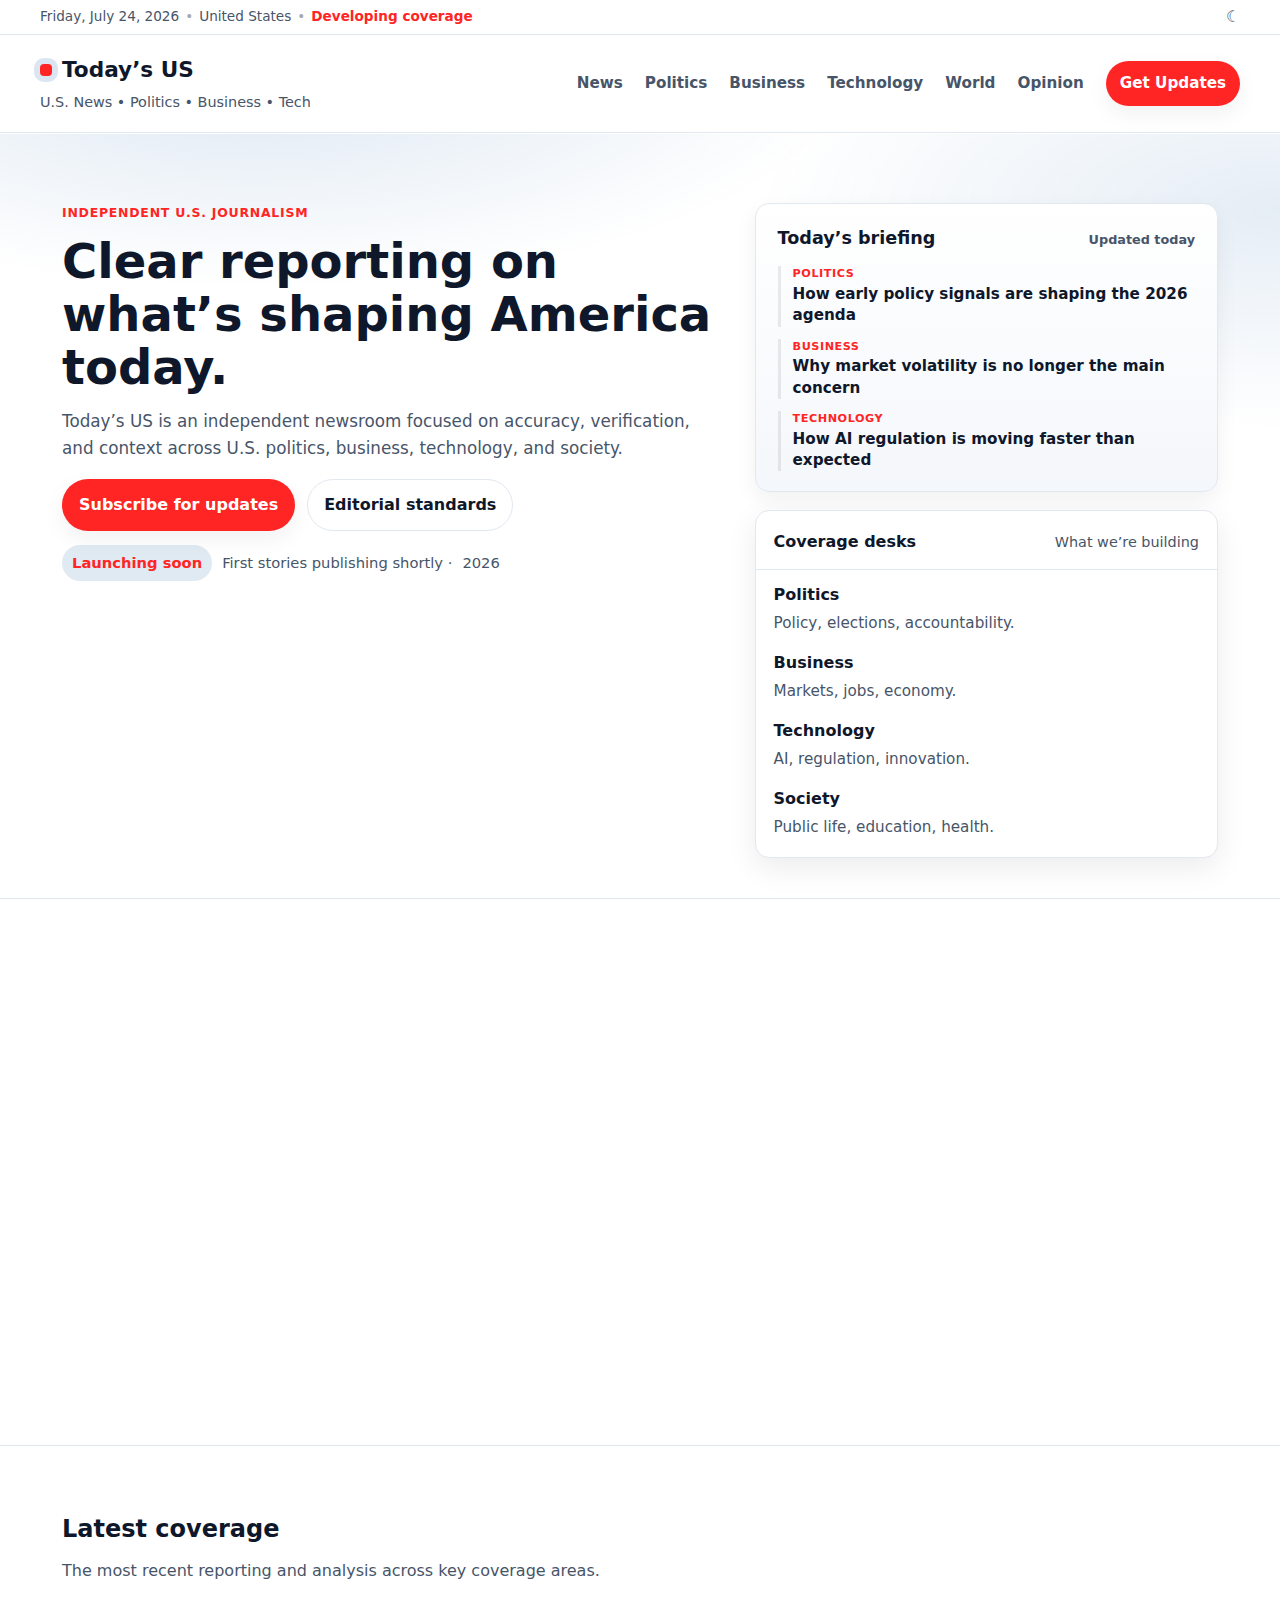
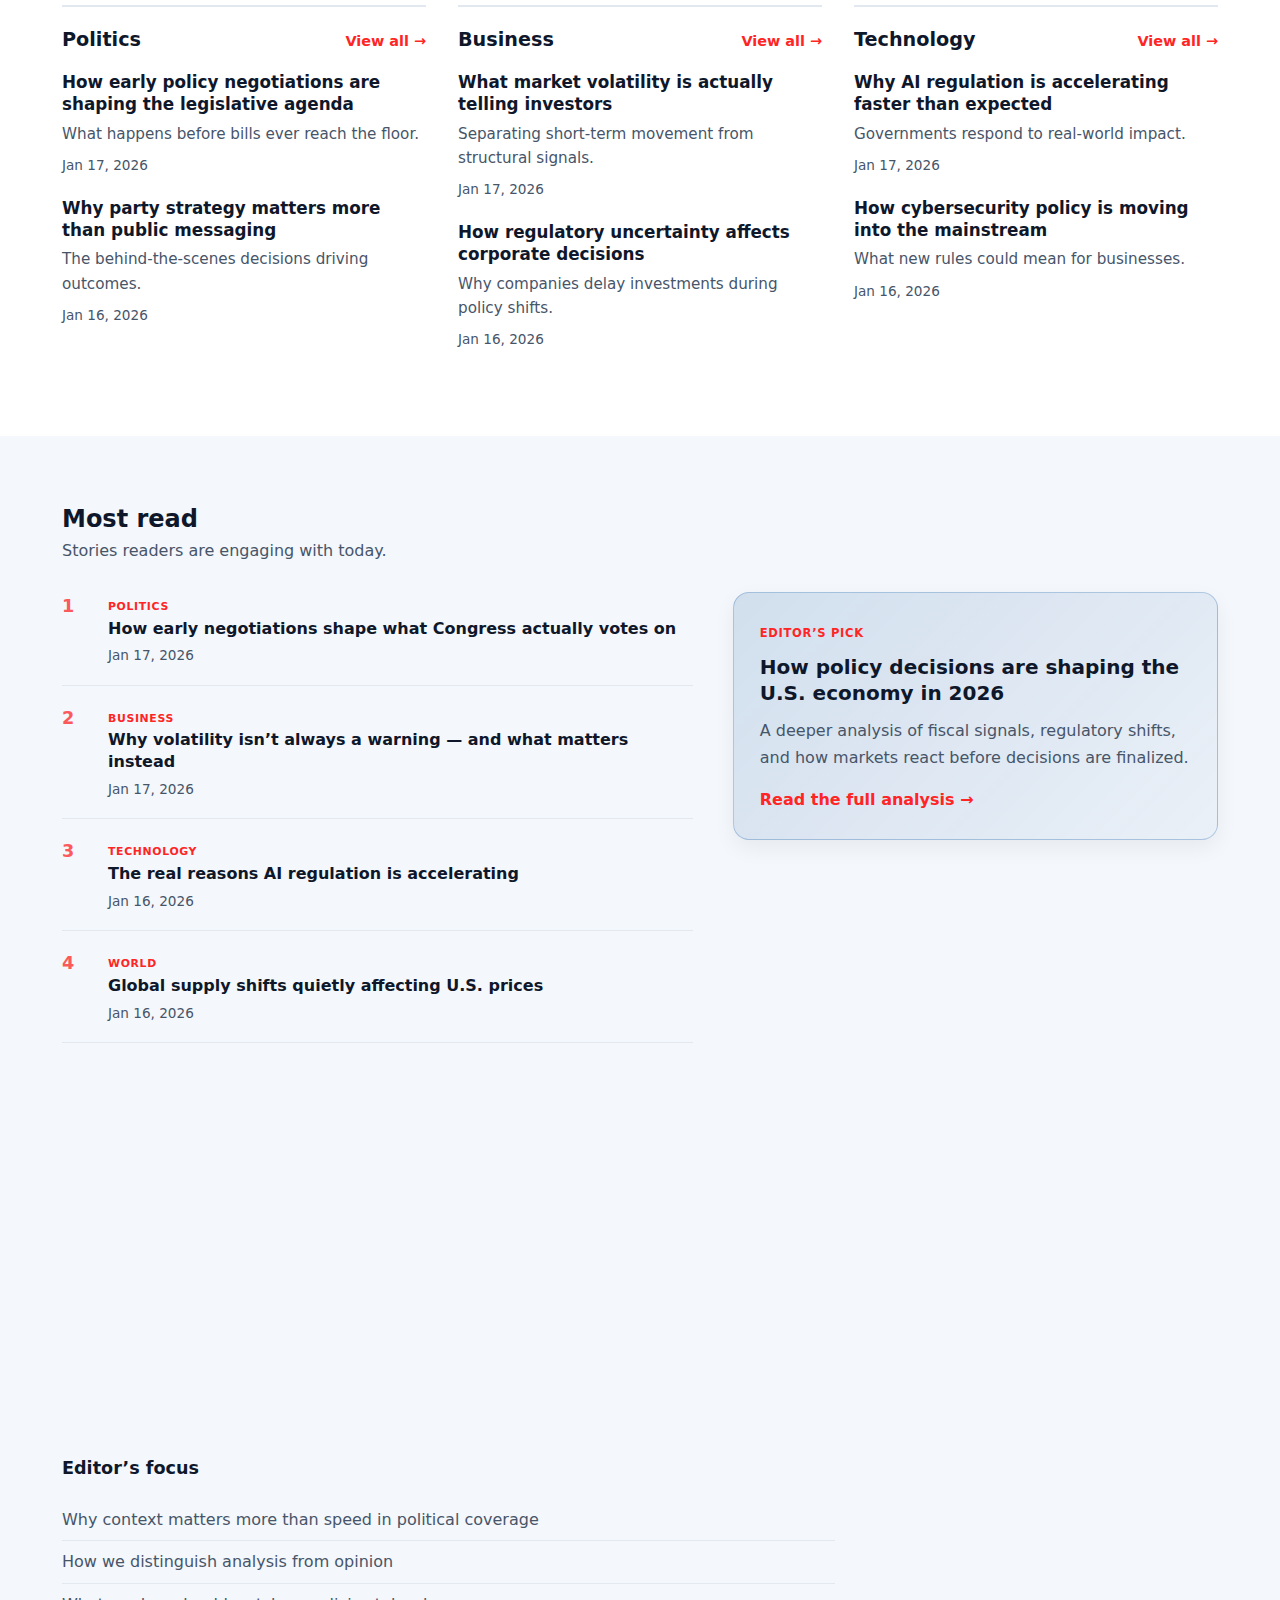
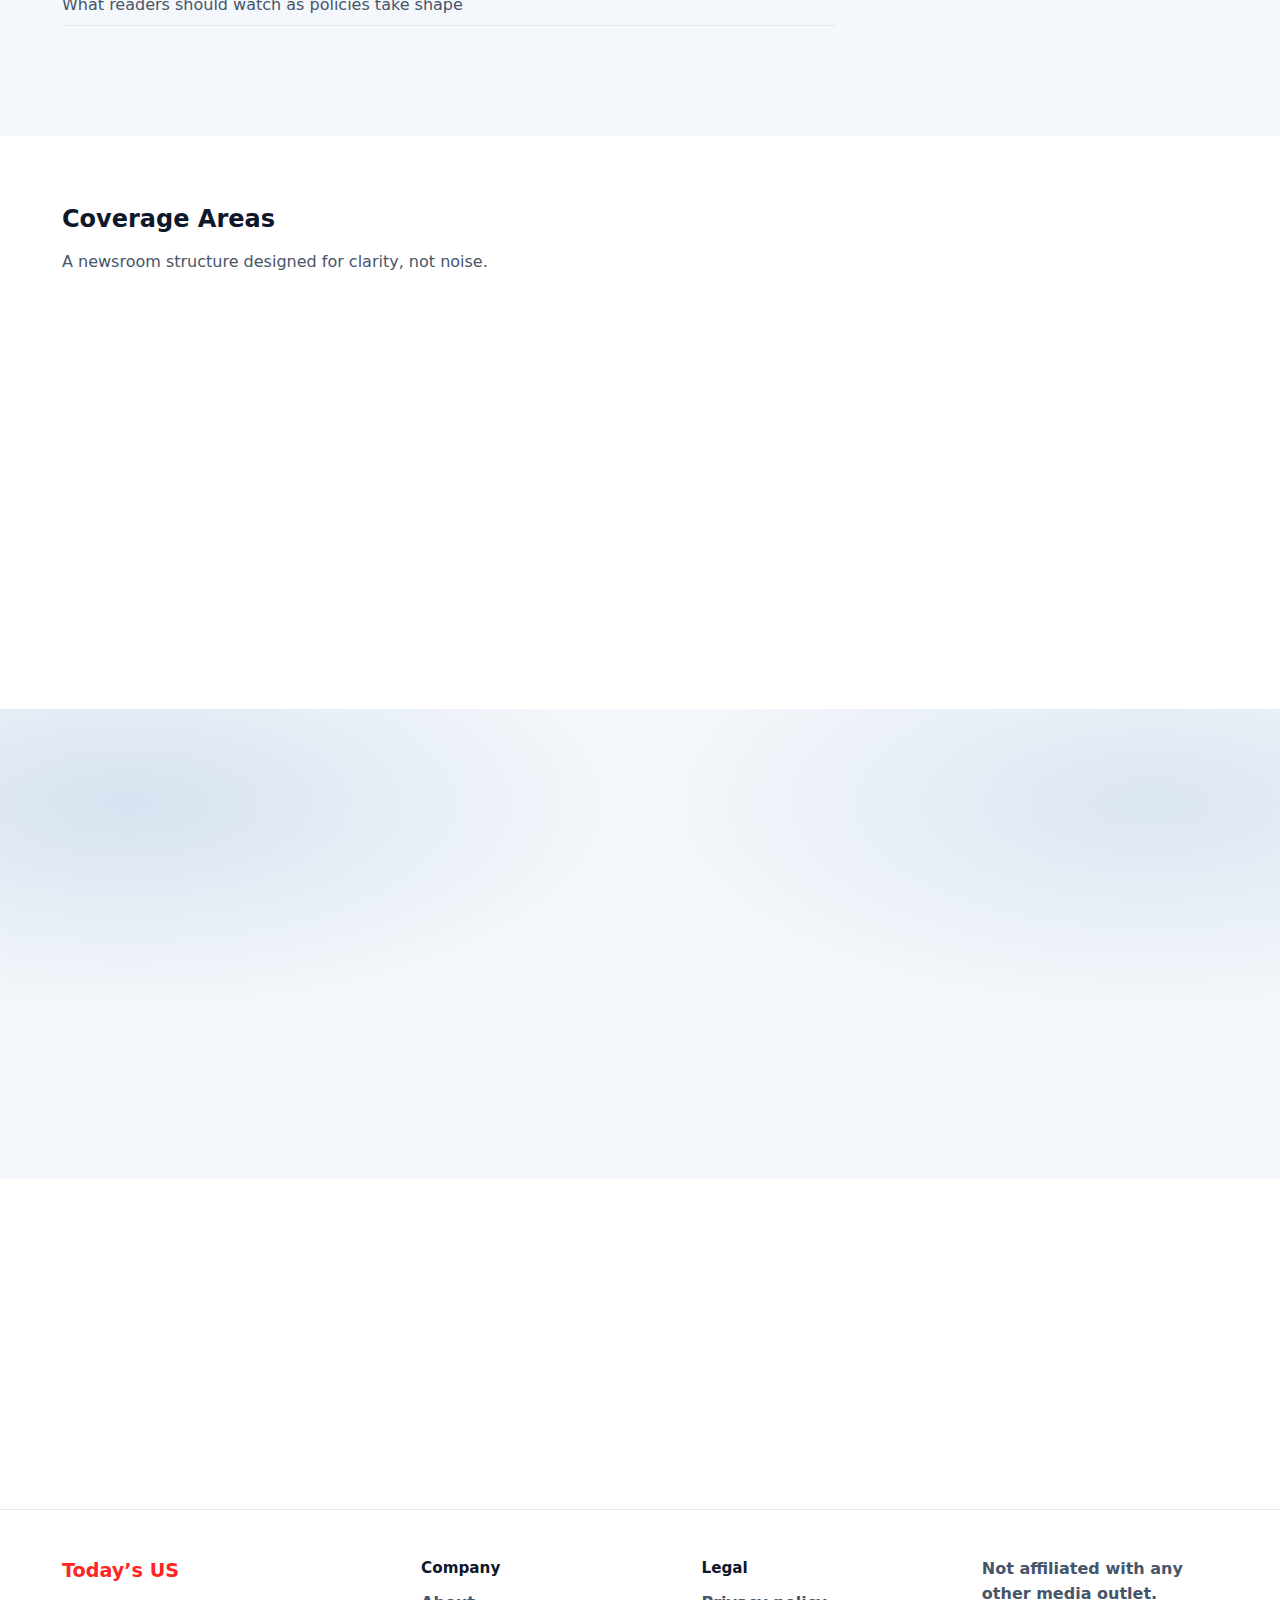
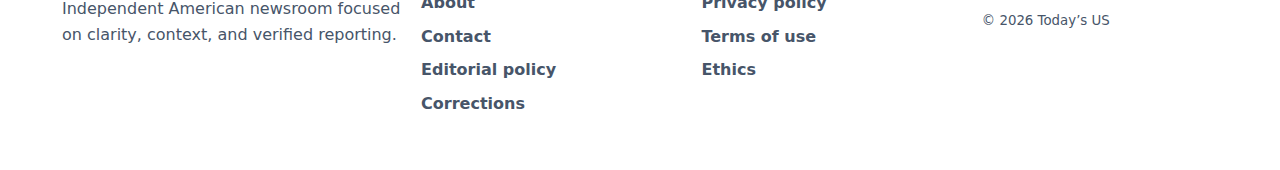
<file: index.html>
<!DOCTYPE html>
<html lang="en">

<head>
    <meta charset="UTF-8" />
    <title>Today’s US – Independent U.S. News & Analysis</title>

    <meta name="description"
        content="Today’s US is an independent American newsroom delivering clear reporting and analysis on U.S. politics, business, technology, and society." />
    <meta name="viewport" content="width=device-width, initial-scale=1.0" />
    <meta name="robots" content="index, follow" />
    <link rel="canonical" href="https://todaysus.com/" />

    <!-- Basic Open Graph -->
    <meta property="og:site_name" content="Today’s US" />
    <meta property="og:title" content="Today’s US – Independent U.S. News & Analysis" />
    <meta property="og:description"
        content="Clear reporting and analysis on U.S. politics, business, technology, and society." />
    <meta property="og:type" content="website" />
    <meta property="og:url" content="https://todaysus.com/" />

    <!-- Organization + Website schema (publisher-friendly baseline) -->
    <script type="application/ld+json">
  {
    "@context":"https://schema.org",
    "@type":"NewsMediaOrganization",
    "name":"Today’s US",
    "url":"https://todaysus.com",
    "description":"Independent American newsroom delivering reporting and analysis on U.S. politics, business, technology, and society.",
    "foundingDate":"2026",
    "address":{"@type":"PostalAddress","addressCountry":"US"},
    "publishingPrinciples":"https://todaysus.com/editorial-policy",
    "logo":{"@type":"ImageObject","url":"https://todaysus.com/logo.png"}
  }
  </script>
    <script type="application/ld+json">
  {
    "@context":"https://schema.org",
    "@type":"WebSite",
    "name":"Today’s US",
    "url":"https://todaysus.com"
  }
  </script>

    <link rel="stylesheet" href="css/style.css" />
</head>

<body>
    <a class="skip-link" href="#main">Skip to content</a>

    <!-- CONTEXT BAR -->
    <div class="context-bar">
        <div class="container context-inner">
            <div class="context-left">
                <time id="currentDate" datetime=""></time>

                <!-- <time datetime="2026-01-17">Friday, January 17, 2026</time> -->
                <span class="sep">•</span>
                <span>United States</span>
                <span class="sep">•</span>
                <span class="status">Developing coverage</span>
            </div>

            <div class="context-right">
                <button class="icon-btn" id="themeToggle" aria-label="Toggle dark mode">
                    ☾
                </button>
            </div>
        </div>
    </div>



    <!-- Header -->
    <header class="header" role="banner">
        <div class="container header-inner">
            <div class="brand">
                <a class="brand-link" href="https://todaysus.com" aria-label="Today’s US home">
                    <span class="brand-mark" aria-hidden="true"></span>
                    <span class="brand-name">Today’s US</span>
                </a>
                <p class="brand-tag">U.S. News • Politics • Business • Tech</p>
            </div>

            <nav class="nav" aria-label="Primary">
                <a href="/news">News</a>
                <a href="/politics">Politics</a>
                <a href="/business">Business</a>
                <a href="/technology">Technology</a>
                <a href="/world">World</a>
                <a href="/opinion">Opinion</a>
                <a class="nav-cta" href="#subscribe">Get Updates</a>
            </nav>

            <button class="menu-btn" id="menuBtn" type="button" aria-label="Open menu" aria-expanded="false"
                aria-controls="mobileNav">
                <span class="menu-lines" aria-hidden="true"></span>
            </button>
        </div>

        <!-- Mobile nav -->
        <div class="mobile-nav" id="mobileNav" hidden>
            <div class="container mobile-nav-inner">
                <a href="/news">News</a>
                <a href="/politics">Politics</a>
                <a href="/business">Business</a>
                <a href="/technology">Technology</a>
                <a href="/world">World</a>
                <a href="/opinion">Opinion</a>
                <a href="#subscribe">Get Updates</a>
            </div>
        </div>
    </header>



    <main id="main" class="main" role="main">
        <!-- Hero / Lead -->
        <!-- <section class="hero">
            <div class="container hero-grid">
                <div class="hero-left reveal">
                    <p class="kicker">Independent U.S. Journalism</p>

                    <h1>Clear reporting on what’s shaping America today.</h1>
                    <p class="lead">
                        Today’s US is an independent newsroom focused on accuracy, verification, and context across U.S.
                        politics,
                        business, technology, and society.
                    </p>

                    <div class="hero-actions">
                        <a class="btn btn-primary" href="#subscribe">Subscribe for launch updates</a>
                        <a class="btn btn-ghost" href="/editorial-policy">Read editorial standards</a>
                    </div>

                    <p class="fineprint">
                        <span class="pill">Coming soon</span>
                        First coverage publishing shortly · <time datetime="2026-01">2026</time>
                    </p>
                </div>

                <aside class="hero-right reveal" aria-label="Coverage highlights">
                    <div class="panel">
                        <div class="panel-head">
                            <span class="panel-title">Coverage desks</span>
                            <span class="panel-sub">What we’re building</span>
                        </div>

                        <ul class="desk-list">
                            <li>
                                <span class="desk-label">Politics</span>
                                <span class="desk-desc">Policy, elections, institutions, accountability.</span>
                            </li>
                            <li>
                                <span class="desk-label">Business</span>
                                <span class="desk-desc">Markets, jobs, corporate decisions, economy.</span>
                            </li>
                            <li>
                                <span class="desk-label">Technology</span>
                                <span class="desk-desc">AI, regulation, cybersecurity, innovation.</span>
                            </li>
                            <li>
                                <span class="desk-label">Society</span>
                                <span class="desk-desc">Education, health, culture, public life.</span>
                            </li>
                        </ul>
                    </div>
                </aside>
            </div>
        </section> -->
        <!-- Hero / Lead -->
        <section class="hero">
            <div class="container hero-grid">

                <!-- LEFT -->
                <div class="hero-left reveal">
                    <p class="kicker">Independent U.S. Journalism</p>

                    <h1>Clear reporting on what’s shaping America today.</h1>

                    <p class="lead">
                        Today’s US is an independent newsroom focused on accuracy,
                        verification, and context across U.S. politics, business,
                        technology, and society.
                    </p>

                    <div class="hero-actions">
                        <a class="btn btn-primary" href="#subscribe">Subscribe for updates</a>
                        <a class="btn btn-ghost" href="/editorial-policy">Editorial standards</a>
                    </div>

                    <p class="fineprint">
                        <span class="pill">Launching soon</span>
                        First stories publishing shortly · <time datetime="2026">2026</time>
                    </p>
                </div>

                <!-- RIGHT -->
                <aside class="hero-right reveal">

                    <!-- TODAY'S BRIEFING -->
                    <div class="briefing">
                        <div class="briefing-head">
                            <h2>Today’s briefing</h2>
                            <span class="briefing-meta">Updated today</span>
                        </div>

                        <ul class="briefing-list">
                            <li>
                                <a href="#">
                                    <span class="briefing-label">Politics</span>
                                    How early policy signals are shaping the 2026 agenda
                                </a>
                            </li>

                            <li>
                                <a href="#">
                                    <span class="briefing-label">Business</span>
                                    Why market volatility is no longer the main concern
                                </a>
                            </li>

                            <li>
                                <a href="#">
                                    <span class="briefing-label">Technology</span>
                                    How AI regulation is moving faster than expected
                                </a>
                            </li>
                        </ul>
                    </div>

                    <!-- COVERAGE DESKS (existing panel, unchanged) -->
                    <div class="panel">
                        <div class="panel-head">
                            <span class="panel-title">Coverage desks</span>
                            <span class="panel-sub">What we’re building</span>
                        </div>

                        <ul class="desk-list">
                            <li>
                                <span class="desk-label">Politics</span>
                                <span class="desk-desc">Policy, elections, accountability.</span>
                            </li>
                            <li>
                                <span class="desk-label">Business</span>
                                <span class="desk-desc">Markets, jobs, economy.</span>
                            </li>
                            <li>
                                <span class="desk-label">Technology</span>
                                <span class="desk-desc">AI, regulation, innovation.</span>
                            </li>
                            <li>
                                <span class="desk-label">Society</span>
                                <span class="desk-desc">Public life, education, health.</span>
                            </li>
                        </ul>
                    </div>

                </aside>
            </div>
        </section>

        <!-- FEATURED ARTICLE -->
        <!-- <section class="section section-featured-article">
            <div class="container featured-article-grid">

         
                <article class="featured-article reveal">
                    <span class="article-label">Featured Analysis</span>

                    <h2 class="article-headline">
                        How policy decisions in Washington are shaping the U.S. economy in 2026
                    </h2>

                    <p class="article-deck">
                        An in-depth look at how fiscal policy, regulation, and global pressures are influencing
                        economic direction in the United States.
                    </p>

                    <div class="article-meta">
                        <span class="article-category">Business & Economy</span>
                        <span class="sep">•</span>
                        <span class="article-author">By Today’s US Editorial Desk</span>
                        <span class="sep">•</span>
                        <time datetime="2026-01-17">January 17, 2026</time>
                    </div>

                    <a href="#" class="article-link">
                        Read the full analysis →
                    </a>
                </article>

                <div class="featured-visual reveal" aria-hidden="true">
                    <div class="visual-placeholder">
                        <span>Featured story image</span>
                    </div>
                </div>

            </div>
        </section> -->

        <!-- FEATURED ARTICLES -->
        <section class="section section-featured">
            <div class="container featured-grid">

                <!-- PRIMARY FEATURE -->
                <article class="feature-main reveal">
                    <span class="feature-label">Featured Analysis</span>

                    <h2>
                        <a href="/business/how-policy-decisions-shape-the-us-economy.html">
                            How policy decisions in Washington are shaping the U.S. economy in 2026
                        </a>
                    </h2>

                    <p class="feature-deck">
                        Fiscal policy, regulation, and global pressures are converging to
                        reshape the economic outlook for the United States.
                    </p>

                    <div class="feature-meta">
                        <span class="category">Business</span>
                        <span class="sep">•</span>
                        <span>By Today’s US Editorial Desk</span>
                        <span class="sep">•</span>
                        <time datetime="2026-01-17">Jan 17, 2026</time>
                    </div>
                </article>

                <!-- SECONDARY FEATURES -->
                <div class="feature-secondary">

                    <article class="feature-side reveal">
                        <span class="feature-label subtle">Politics</span>
                        <h3>
                            <a href="#">
                                How legislative priorities are set at the start of a session
                            </a>
                        </h3>
                        <p>
                            Inside the process that determines which bills move first — and why.
                        </p>
                        <time datetime="2026-01-16">Jan 16, 2026</time>
                    </article>

                    <article class="feature-side reveal">
                        <span class="feature-label subtle">Technology</span>
                        <h3>
                            <a href="#">
                                Why AI regulation is accelerating faster than expected
                            </a>
                        </h3>
                        <p>
                            Governments are responding to real-world impacts sooner than predicted.
                        </p>
                        <time datetime="2026-01-16">Jan 16, 2026</time>
                    </article>

                </div>

            </div>
        </section>


        <!-- LATEST BY CATEGORY -->
        <section class="section section-latest-category">
            <div class="container">

                <div class="section-head">
                    <h2>Latest coverage</h2>
                    <p class="section-sub">
                        The most recent reporting and analysis across key coverage areas.
                    </p>
                </div>

                <div class="category-grid">

                    <!-- POLITICS -->
                    <div class="category-block">
                        <div class="category-head">
                            <h3>Politics</h3>
                            <a href="/politics" class="category-link">View all →</a>
                        </div>

                        <article class="category-story">
                            <h4>
                                <a href="#">
                                    How early policy negotiations are shaping the legislative agenda
                                </a>
                            </h4>
                            <p>What happens before bills ever reach the floor.</p>
                            <time datetime="2026-01-17">Jan 17, 2026</time>
                        </article>

                        <article class="category-story">
                            <h4>
                                <a href="#">
                                    Why party strategy matters more than public messaging
                                </a>
                            </h4>
                            <p>The behind-the-scenes decisions driving outcomes.</p>
                            <time datetime="2026-01-16">Jan 16, 2026</time>
                        </article>
                    </div>

                    <!-- BUSINESS -->
                    <div class="category-block">
                        <div class="category-head">
                            <h3>Business</h3>
                            <a href="/business" class="category-link">View all →</a>
                        </div>

                        <article class="category-story">
                            <h4>
                                <a href="#">
                                    What market volatility is actually telling investors
                                </a>
                            </h4>
                            <p>Separating short-term movement from structural signals.</p>
                            <time datetime="2026-01-17">Jan 17, 2026</time>
                        </article>

                        <article class="category-story">
                            <h4>
                                <a href="#">
                                    How regulatory uncertainty affects corporate decisions
                                </a>
                            </h4>
                            <p>Why companies delay investments during policy shifts.</p>
                            <time datetime="2026-01-16">Jan 16, 2026</time>
                        </article>
                    </div>

                    <!-- TECHNOLOGY -->
                    <div class="category-block">
                        <div class="category-head">
                            <h3>Technology</h3>
                            <a href="/technology" class="category-link">View all →</a>
                        </div>

                        <article class="category-story">
                            <h4>
                                <a href="#">
                                    Why AI regulation is accelerating faster than expected
                                </a>
                            </h4>
                            <p>Governments respond to real-world impact.</p>
                            <time datetime="2026-01-17">Jan 17, 2026</time>
                        </article>

                        <article class="category-story">
                            <h4>
                                <a href="#">
                                    How cybersecurity policy is moving into the mainstream
                                </a>
                            </h4>
                            <p>What new rules could mean for businesses.</p>
                            <time datetime="2026-01-16">Jan 16, 2026</time>
                        </article>
                    </div>

                </div>
            </div>
        </section>

        <!-- MOST READ -->
        <section class="section section-most-read">
            <div class="container">

                <div class="most-read-head">
                    <h2>Most read</h2>
                    <p class="most-read-sub">
                        Stories readers are engaging with today.
                    </p>
                </div>

                <div class="most-read-grid">

                    <!-- CURATED LIST -->
                    <ol class="most-read-list refined">

                        <li>
                            <span class="mr-rank">1</span>
                            <div class="mr-content">
                                <span class="mr-label">Politics</span>
                                <a href="#">
                                    How early negotiations shape what Congress actually votes on
                                </a>
                                <time datetime="2026-01-17">Jan 17, 2026</time>
                            </div>
                        </li>

                        <li>
                            <span class="mr-rank">2</span>
                            <div class="mr-content">
                                <span class="mr-label">Business</span>
                                <a href="#">
                                    Why volatility isn’t always a warning — and what matters instead
                                </a>
                                <time datetime="2026-01-17">Jan 17, 2026</time>
                            </div>
                        </li>

                        <li>
                            <span class="mr-rank">3</span>
                            <div class="mr-content">
                                <span class="mr-label">Technology</span>
                                <a href="#">
                                    The real reasons AI regulation is accelerating
                                </a>
                                <time datetime="2026-01-16">Jan 16, 2026</time>
                            </div>
                        </li>

                        <li>
                            <span class="mr-rank">4</span>
                            <div class="mr-content">
                                <span class="mr-label">World</span>
                                <a href="#">
                                    Global supply shifts quietly affecting U.S. prices
                                </a>
                                <time datetime="2026-01-16">Jan 16, 2026</time>
                            </div>
                        </li>

                    </ol>

                    <!-- EDITORIAL SPOTLIGHT -->
                    <aside class="most-read-spotlight refined">
                        <span class="spotlight-kicker">Editor’s pick</span>
                        <h3>
                            <a href="/business/how-policy-decisions-shape-the-us-economy.html">
                                How policy decisions are shaping the U.S. economy in 2026
                            </a>
                        </h3>
                        <p>
                            A deeper analysis of fiscal signals, regulatory shifts,
                            and how markets react before decisions are finalized.
                        </p>
                        <a class="spotlight-link" href="/business/how-policy-decisions-shape-the-us-economy.html">
                            Read the full analysis →
                        </a>
                    </aside>

                </div>
            </div>
        </section>


        <!-- EDITORIAL GRID -->
        <section class="section section-editorial">
            <div class="container editorial-grid">

                <!-- MAIN COLUMN -->
                <div class="editorial-main">

                    <!-- THE BIG STORY -->
                    <article class="story feature reveal">
                        <span class="label">The Big Story</span>
                        <h2>How policy signals—not just decisions—are shaping 2026</h2>
                        <p>
                            An editorial overview explaining why early signals from Washington
                            are already influencing markets, institutions, and public expectations.
                        </p>
                        <span class="meta">Analysis · Updated regularly</span>
                    </article>

                    <!-- EDITOR’S FOCUS -->
                    <div class="block">
                        <h3 class="block-title">Editor’s focus</h3>
                        <ul class="simple-list">
                            <li>Why context matters more than speed in political coverage</li>
                            <li>How we distinguish analysis from opinion</li>
                            <li>What readers should watch as policies take shape</li>
                        </ul>
                    </div>

                </div>


                <!-- SIDEBAR -->
                <aside class="editorial-sidebar reveal">

                    <div class="sidebar-box">
                        <h4>What We’re Watching</h4>
                        <ul>
                            <li>Federal policy developments</li>
                            <li>Economic indicators</li>
                            <li>Technology regulation</li>
                        </ul>
                    </div>

                    <div class="sidebar-box">
                        <h4>Explainers</h4>
                        <ul>
                            <li>How U.S. elections work</li>
                            <li>What inflation data actually shows</li>
                            <li>How AI policy is formed</li>
                        </ul>
                    </div>

                    <div class="sidebar-box subtle">
                        <p>
                            We clearly label News, Analysis, and Opinion.
                            <a href="/editorial-policy">Read our editorial standards →</a>
                        </p>
                    </div>

                </aside>

            </div>
        </section>

        <!-- Coverage overview -->
        <section class="section section-coverage">
            <div class="container">
                <div class="section-head">
                    <h2>Coverage Areas</h2>
                    <p class="section-sub">A newsroom structure designed for clarity, not noise.</p>
                </div>

                <div class="cards">
                    <a class="card reveal" href="/news">
                        <h3>U.S. News</h3>
                        <p>National reporting and verified updates across the country.</p>
                        <span class="card-link">Explore →</span>
                    </a>

                    <a class="card reveal" href="/politics">
                        <h3>Politics</h3>
                        <p>Government, elections, policy, and accountability reporting.</p>
                        <span class="card-link">Explore →</span>
                    </a>

                    <a class="card reveal" href="/business">
                        <h3>Business</h3>
                        <p>Markets, companies, labor, and economic forces explained.</p>
                        <span class="card-link">Explore →</span>
                    </a>

                    <a class="card reveal" href="/technology">
                        <h3>Technology</h3>
                        <p>AI, cybersecurity, and digital policy shaping daily life.</p>
                        <span class="card-link">Explore →</span>
                    </a>

                    <a class="card reveal" href="/world">
                        <h3>World</h3>
                        <p>Global developments with direct impact on the U.S.</p>
                        <span class="card-link">Explore →</span>
                    </a>

                    <a class="card reveal" href="/opinion">
                        <h3>Opinion</h3>
                        <p>Arguments grounded in evidence, with transparent perspectives.</p>
                        <span class="card-link">Explore →</span>
                    </a>
                </div>
            </div>
        </section>

        <!-- Trust / Standards -->
        <section class="section section-standards">
            <div class="container standards-grid">
                <div class="standards-left reveal">
                    <h2>Built for trust</h2>
                    <p>
                        Today’s US is committed to accuracy, transparency, and editorial independence. We separate news
                        from opinion,
                        correct errors openly, and disclose conflicts of interest.
                    </p>
                    <div class="ticks">
                        <div class="tick">Verification first</div>
                        <div class="tick">Transparent corrections</div>
                        <div class="tick">Clear labeling (News / Analysis / Opinion)</div>
                    </div>
                    <a class="btn btn-ghost" href="/editorial-policy">See our editorial policy</a>
                </div>

                <div class="standards-right reveal">
                    <div class="quote">
                        <p>“A newsroom should help readers understand what happened — and why it matters.”</p>
                        <span class="quote-by">Today’s US — Editorial Mission</span>
                    </div>
                </div>
            </div>
        </section>

        <!-- Subscribe -->
        <section class="section section-subscribe" id="subscribe">
            <div class="container subscribe-wrap reveal">
                <div class="subscribe-copy">
                    <h2>Get launch updates</h2>
                    <p>Receive a short email when our first stories publish and new sections go live.</p>
                    <p class="mini">No spam. Unsubscribe anytime.</p>
                </div>

                <form class="subscribe-form" id="subscribeForm">
                    <label class="sr-only" for="email">Email address</label>
                    <input id="email" name="email" type="email" placeholder="Email address" required />
                    <button type="submit" class="btn btn-primary">Notify me</button>
                    <p class="form-note" id="formNote" aria-live="polite"></p>
                </form>
            </div>
        </section>
    </main>

    <footer class="footer" role="contentinfo">
        <div class="container footer-grid">
            <div class="footer-brand">
                <div class="footer-logo">Today’s US</div>
                <p>Independent American newsroom focused on clarity, context, and verified reporting.</p>
            </div>

            <div class="footer-links">
                <h3>Company</h3>
                <a href="/about">About</a>
                <a href="/contact">Contact</a>
                <a href="/editorial-policy">Editorial policy</a>
                <a href="/corrections">Corrections</a>
            </div>

            <div class="footer-links">
                <h3>Legal</h3>
                <a href="/privacy-policy">Privacy policy</a>
                <a href="/terms-of-use">Terms of use</a>
                <a href="/ethics">Ethics</a>
            </div>

            <div class="footer-meta">
                <p class="disclaimer">Not affiliated with any other media outlet.</p>
                <small>© <span id="year"></span> Today’s US</small>
            </div>
        </div>
    </footer>

    <script src="js/script.js"></script>
</body>

</html>
</file>
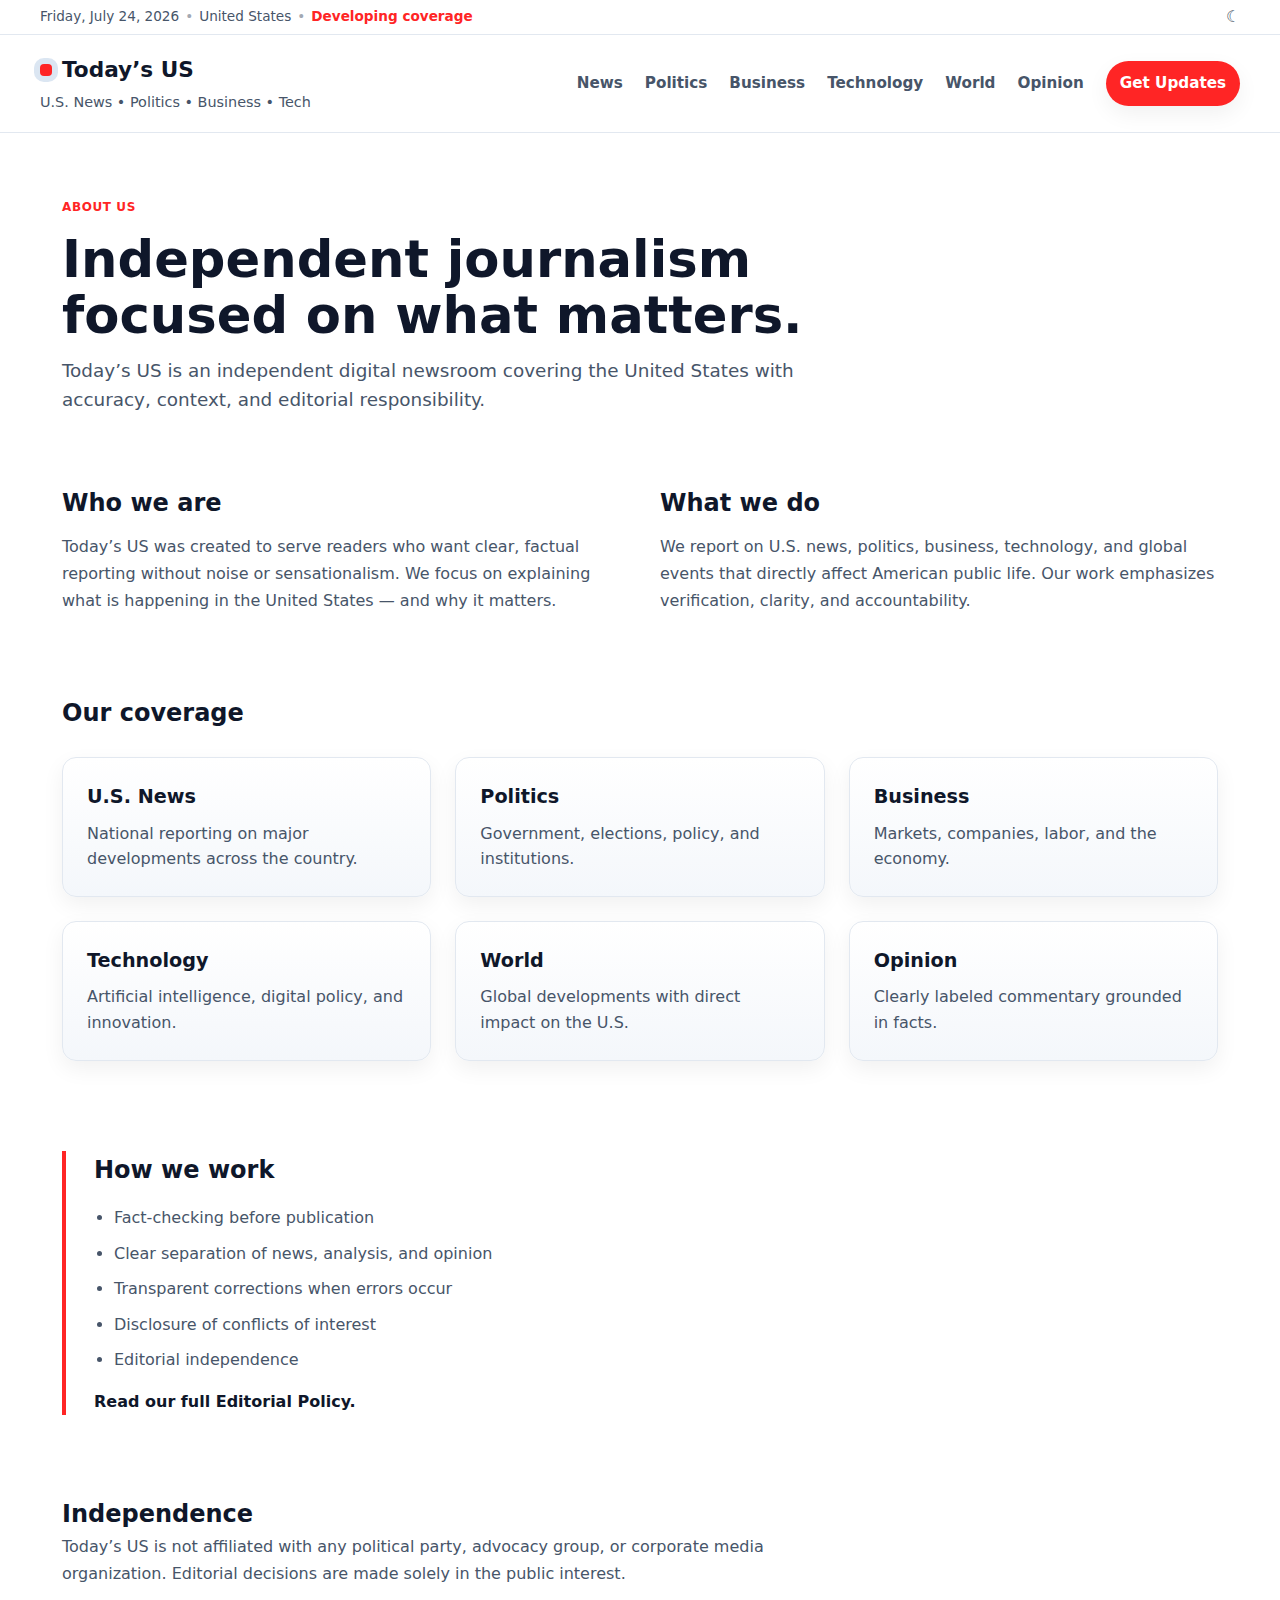
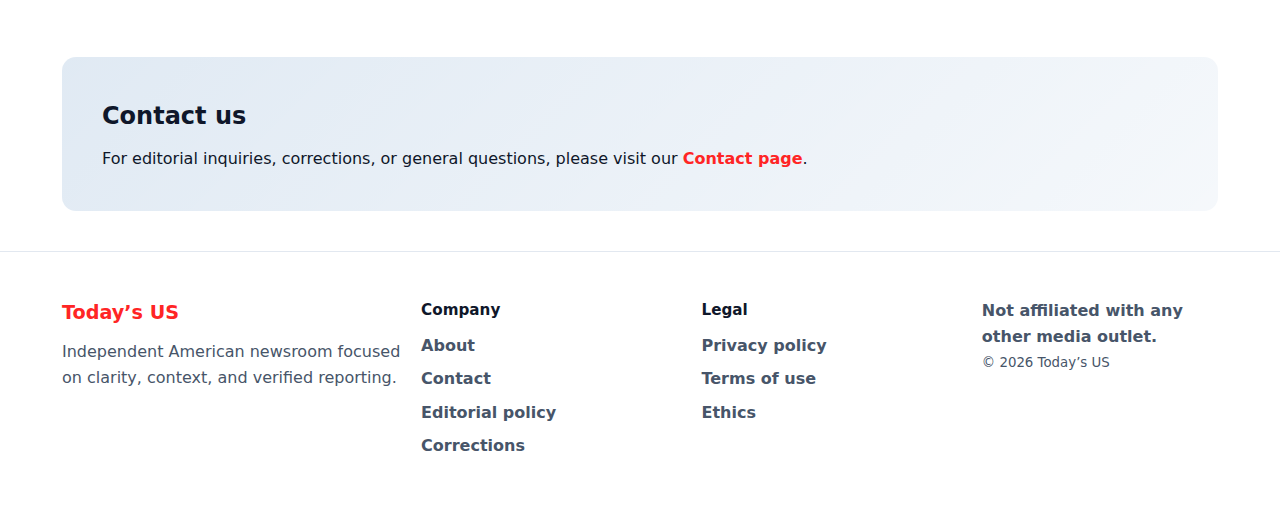
<file: about.html>
<!DOCTYPE html>
<html lang="en">
<head>
  <meta charset="UTF-8" />
  <title>About Today’s US</title>

  <meta name="description" content="Today’s US is an independent digital newsroom covering U.S. news, politics, business, and technology with accuracy and context." />
  <meta name="viewport" content="width=device-width, initial-scale=1.0" />
  <meta name="robots" content="index, follow" />

  <link rel="canonical" href="https://todaysus.com/about" />

  <meta property="og:type" content="website" />
  <meta property="og:title" content="About Today’s US" />
  <meta property="og:description" content="An independent U.S. newsroom focused on verified reporting and clarity." />
  <meta property="og:site_name" content="Today’s US" />

  <link rel="stylesheet" href="css/style.css" />
  <link rel="stylesheet" href="css/about.css" />
</head>

<body>

  <!-- CONTEXT BAR -->
    <div class="context-bar">
        <div class="container context-inner">
            <div class="context-left">
                <time id="currentDate" datetime=""></time>

                <!-- <time datetime="2026-01-17">Friday, January 17, 2026</time> -->
                <span class="sep">•</span>
                <span>United States</span>
                <span class="sep">•</span>
                <span class="status">Developing coverage</span>
            </div>

            <div class="context-right">
                <button class="icon-btn" id="themeToggle" aria-label="Toggle dark mode">
                    ☾
                </button>
            </div>
        </div>
    </div>

    <!-- Header -->
    <header class="header" role="banner">
        <div class="container header-inner">
            <div class="brand">
                <a class="brand-link" href="https://todaysus.com" aria-label="Today’s US home">
                    <span class="brand-mark" aria-hidden="true"></span>
                    <span class="brand-name">Today’s US</span>
                </a>
                <p class="brand-tag">U.S. News • Politics • Business • Tech</p>
            </div>

            <nav class="nav" aria-label="Primary">
                <a href="/news">News</a>
                <a href="/politics">Politics</a>
                <a href="/business">Business</a>
                <a href="/technology">Technology</a>
                <a href="/world">World</a>
                <a href="/opinion">Opinion</a>
                <a class="nav-cta" href="#subscribe">Get Updates</a>
            </nav>

            <button class="menu-btn" id="menuBtn" type="button" aria-label="Open menu" aria-expanded="false"
                aria-controls="mobileNav">
                <span class="menu-lines" aria-hidden="true"></span>
            </button>
        </div>

        <!-- Mobile nav -->
        <div class="mobile-nav" id="mobileNav" hidden>
            <div class="container mobile-nav-inner">
                <a href="/news">News</a>
                <a href="/politics">Politics</a>
                <a href="/business">Business</a>
                <a href="/technology">Technology</a>
                <a href="/world">World</a>
                <a href="/opinion">Opinion</a>
                <a href="#subscribe">Get Updates</a>
            </div>
        </div>
    </header>


<main class="about-main container">

  <!-- HERO -->
  <section class="about-hero">
    <span class="about-kicker">About us</span>
    <h1>Independent journalism focused on what matters.</h1>
    <p class="about-lead">
      Today’s US is an independent digital newsroom covering the United States with
      accuracy, context, and editorial responsibility.
    </p>
  </section>

  <!-- TWO COLUMN INTRO -->
  <section class="about-intro">
    <div>
      <h2>Who we are</h2>
      <p>
        Today’s US was created to serve readers who want clear, factual reporting
        without noise or sensationalism. We focus on explaining what is happening
        in the United States — and why it matters.
      </p>
    </div>

    <div>
      <h2>What we do</h2>
      <p>
        We report on U.S. news, politics, business, technology, and global events
        that directly affect American public life. Our work emphasizes verification,
        clarity, and accountability.
      </p>
    </div>
  </section>

  <!-- COVERAGE AREAS -->
  <section class="about-coverage">
    <h2>Our coverage</h2>

    <div class="coverage-cards">
      <div class="coverage-card">
        <h3>U.S. News</h3>
        <p>National reporting on major developments across the country.</p>
      </div>

      <div class="coverage-card">
        <h3>Politics</h3>
        <p>Government, elections, policy, and institutions.</p>
      </div>

      <div class="coverage-card">
        <h3>Business</h3>
        <p>Markets, companies, labor, and the economy.</p>
      </div>

      <div class="coverage-card">
        <h3>Technology</h3>
        <p>Artificial intelligence, digital policy, and innovation.</p>
      </div>

      <div class="coverage-card">
        <h3>World</h3>
        <p>Global developments with direct impact on the U.S.</p>
      </div>

      <div class="coverage-card">
        <h3>Opinion</h3>
        <p>Clearly labeled commentary grounded in facts.</p>
      </div>
    </div>
  </section>

  <!-- EDITORIAL PRINCIPLES -->
  <section class="about-principles">
    <div class="principles-box">
      <h2>How we work</h2>
      <ul>
        <li>Fact-checking before publication</li>
        <li>Clear separation of news, analysis, and opinion</li>
        <li>Transparent corrections when errors occur</li>
        <li>Disclosure of conflicts of interest</li>
        <li>Editorial independence</li>
      </ul>

      <p class="principles-link">
        Read our full <a href="/editorial-policy">Editorial Policy</a>.
      </p>
    </div>
  </section>

  <!-- INDEPENDENCE -->
  <section class="about-independence">
    <h2>Independence</h2>
    <p>
      Today’s US is not affiliated with any political party, advocacy group,
      or corporate media organization. Editorial decisions are made solely
      in the public interest.
    </p>
  </section>

  <!-- CONTACT CTA -->
  <section class="about-contact">
    <h2>Contact us</h2>
    <p>
      For editorial inquiries, corrections, or general questions,
      please visit our <a href="/contact">Contact page</a>.
    </p>
  </section>

</main>

 <!-- FOOTER (reuse existing) -->
    <footer class="footer" role="contentinfo">
        <div class="container footer-grid">
            <div class="footer-brand">
                <div class="footer-logo">Today’s US</div>
                <p>Independent American newsroom focused on clarity, context, and verified reporting.</p>
            </div>

            <div class="footer-links">
                <h3>Company</h3>
                <a href="/about">About</a>
                <a href="/contact">Contact</a>
                <a href="/editorial-policy">Editorial policy</a>
                <a href="/corrections">Corrections</a>
            </div>

            <div class="footer-links">
                <h3>Legal</h3>
                <a href="/privacy-policy">Privacy policy</a>
                <a href="/terms-of-use">Terms of use</a>
                <a href="/ethics">Ethics</a>
            </div>

            <div class="footer-meta">
                <p class="disclaimer">Not affiliated with any other media outlet.</p>
                <small>© <span id="year"></span> Today’s US</small>
            </div>
        </div>
    </footer>


<script src="js/script.js"></script>
</body>
</html>
</file>
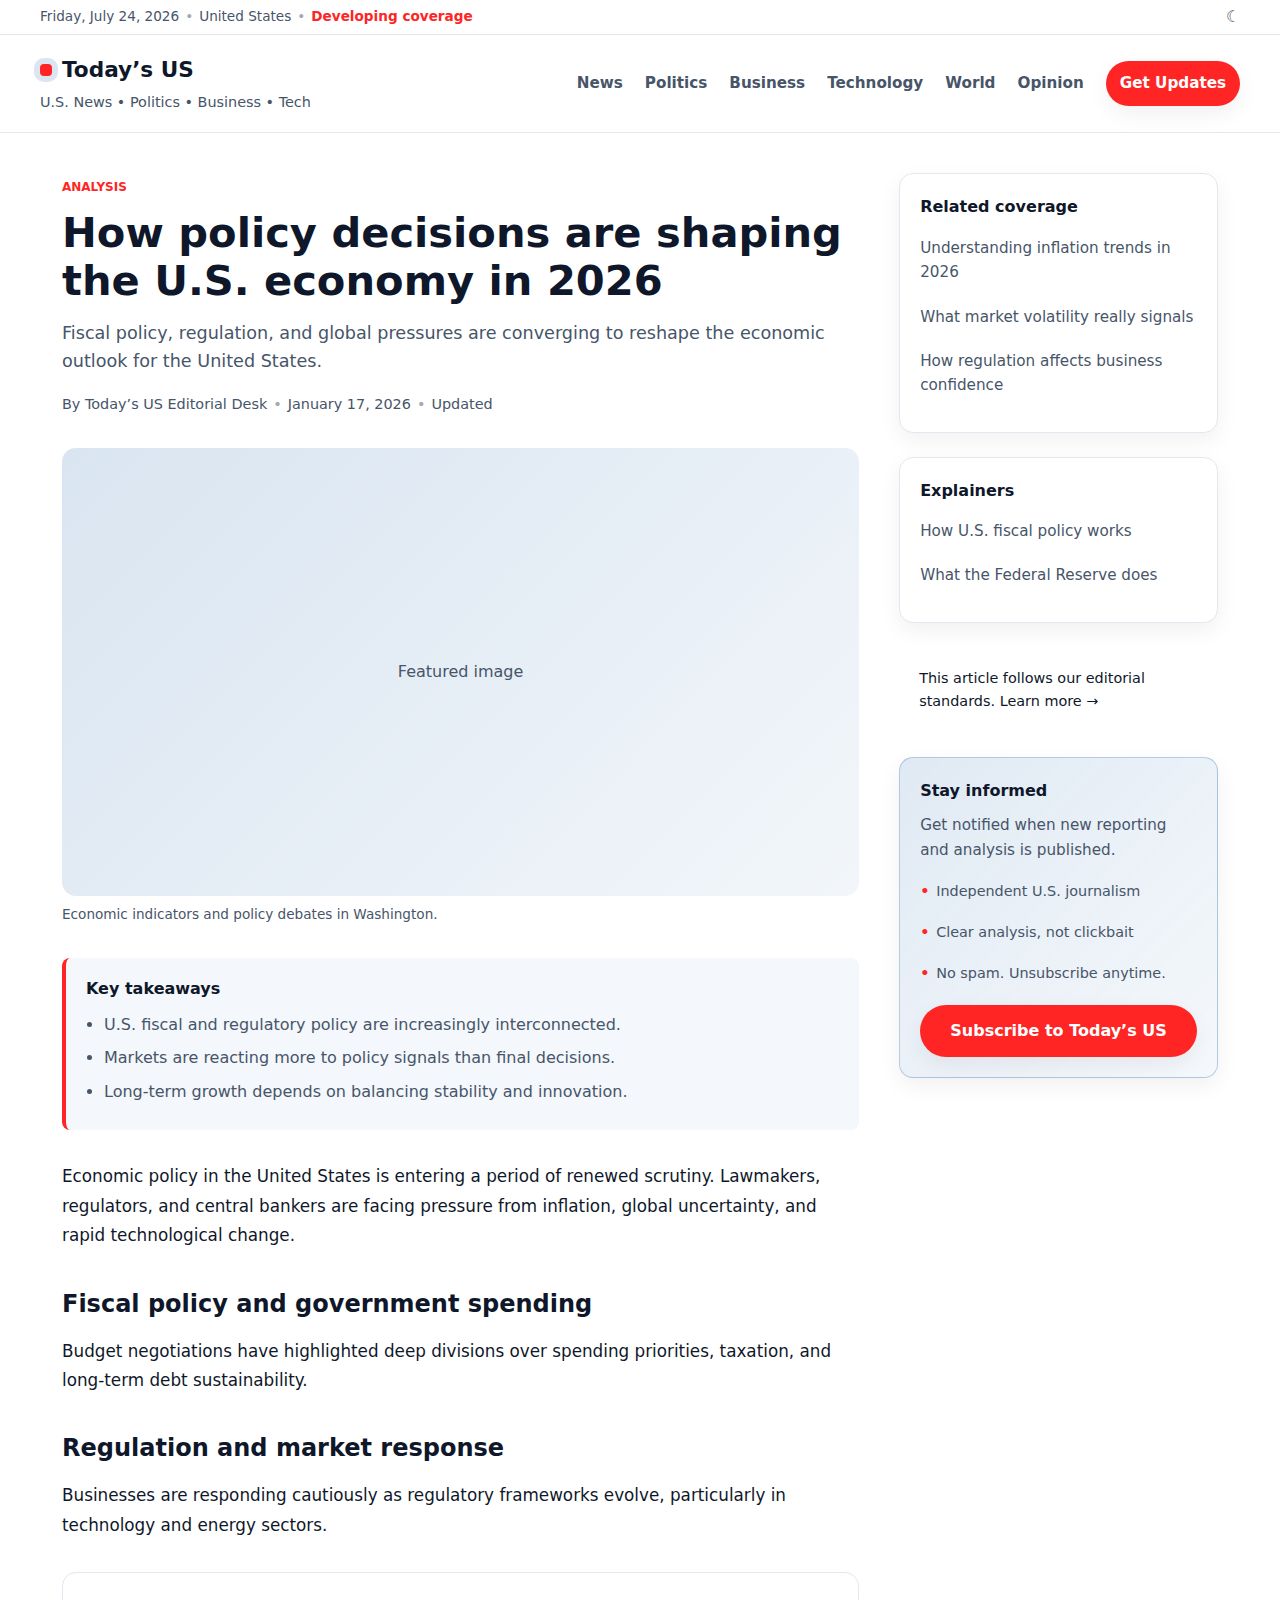
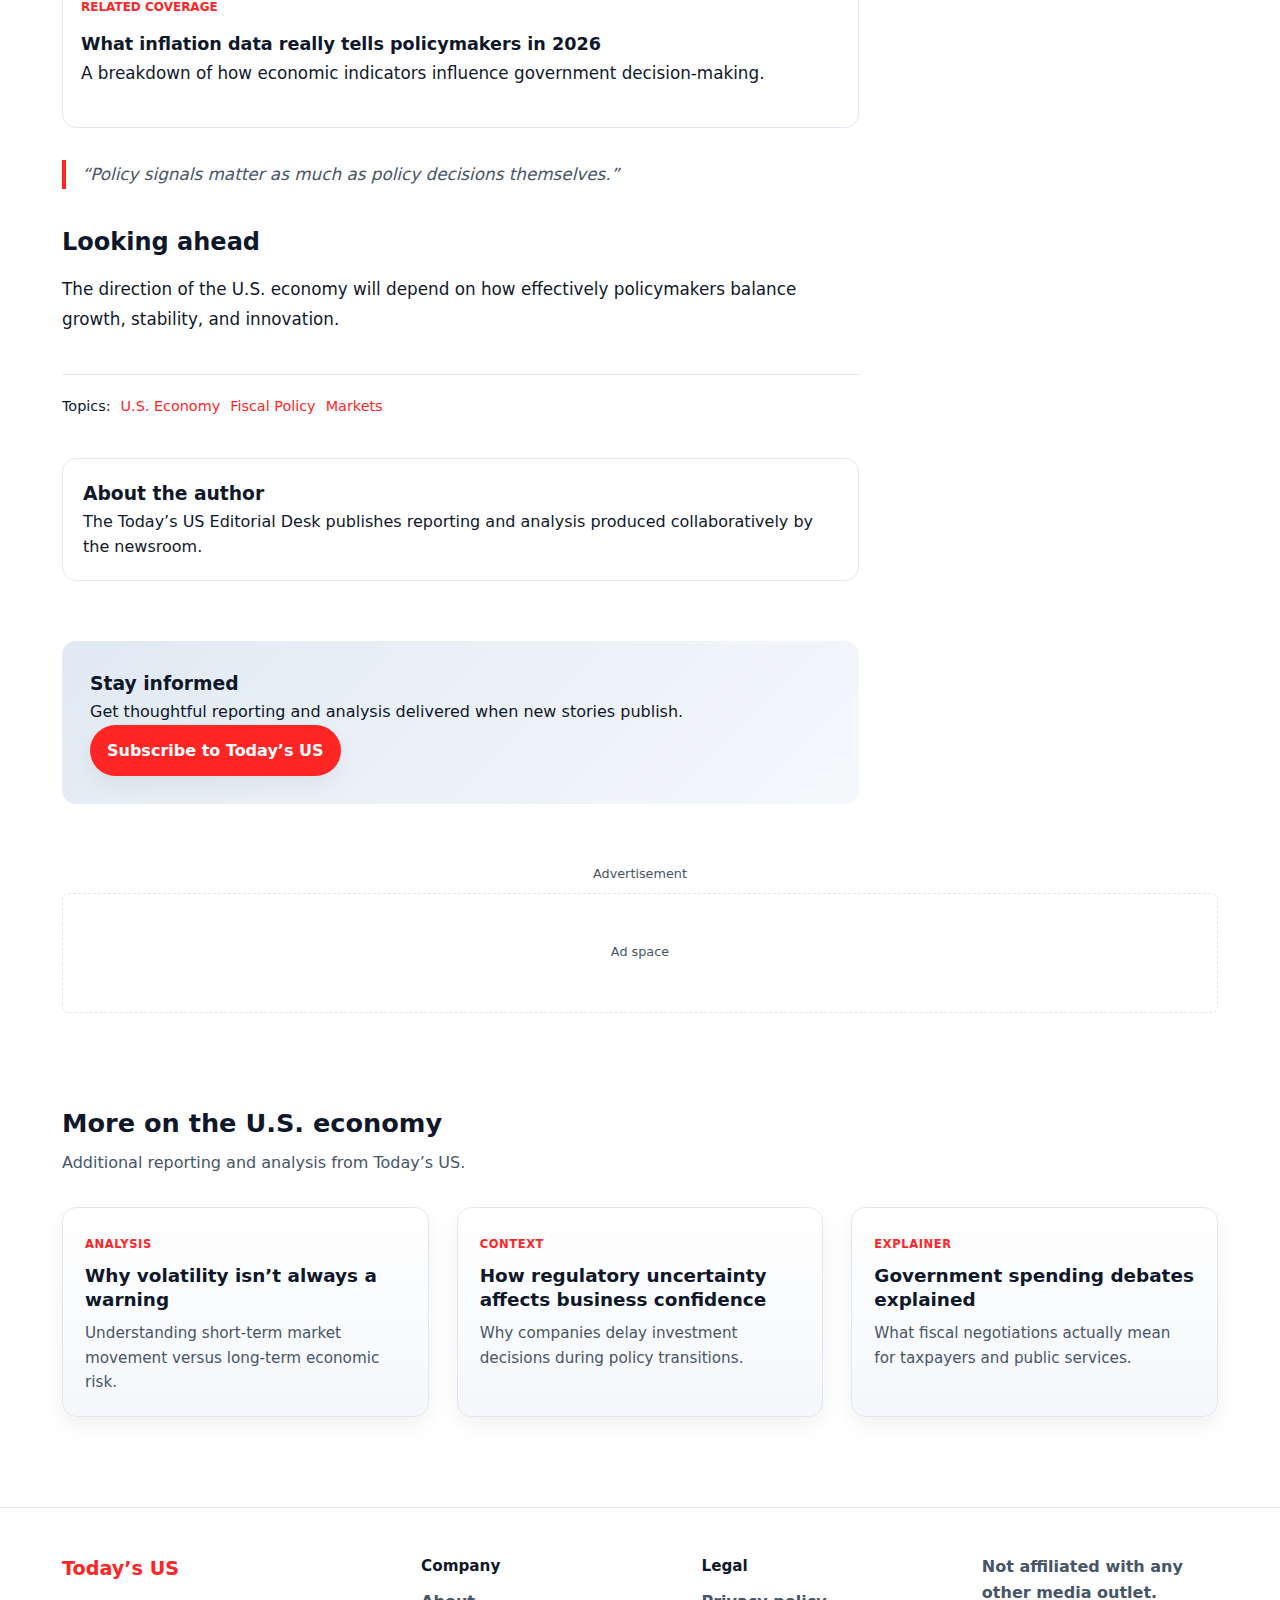
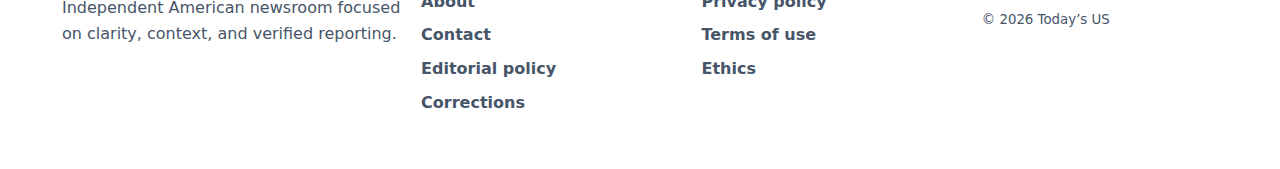
<file: article.html>
<!DOCTYPE html>
<html lang="en">

<head>
    <meta charset="UTF-8" />
    <title>How policy decisions are shaping the U.S. economy in 2026 – Today’s US</title>

    <meta name="description"
        content="An in-depth analysis of how fiscal policy, regulation, and global pressures are influencing the U.S. economy in 2026." />
    <meta name="viewport" content="width=device-width, initial-scale=1.0" />
    <meta name="robots" content="index, follow" />

    <!-- Canonical -->
    <link rel="canonical" href="https://todaysus.com/business/how-policy-decisions-shape-the-us-economy.html" />

    <!-- Open Graph -->
    <meta property="og:type" content="article" />
    <meta property="og:title" content="How policy decisions are shaping the U.S. economy in 2026" />
    <meta property="og:description"
        content="An in-depth analysis of how fiscal policy, regulation, and global pressures are influencing the U.S. economy in 2026." />
    <meta property="og:site_name" content="Today’s US" />

    <!-- NewsArticle schema -->
    <script type="application/ld+json">
  {
    "@context":"https://schema.org",
    "@type":"NewsArticle",
    "headline":"How policy decisions are shaping the U.S. economy in 2026",
    "datePublished":"2026-01-17",
    "dateModified":"2026-01-17",
    "author":{
      "@type":"Organization",
      "name":"Today’s US Editorial Desk"
    },
    "publisher":{
      "@type":"NewsMediaOrganization",
      "name":"Today’s US",
      "logo":{
        "@type":"ImageObject",
        "url":"https://todaysus.com/logo.png"
      }
    },
    "mainEntityOfPage":{
      "@type":"WebPage",
      "@id":"https://todaysus.com/business/how-policy-decisions-shape-the-us-economy.html"
    }
  }
  </script>

    <link rel="stylesheet" href="css/style.css" />
    <link rel="stylesheet" href="css/article.css" />
</head>

<body>

    <!-- CONTEXT BAR -->
    <div class="context-bar">
        <div class="container context-inner">
            <div class="context-left">
                <time id="currentDate" datetime=""></time>

                <!-- <time datetime="2026-01-17">Friday, January 17, 2026</time> -->
                <span class="sep">•</span>
                <span>United States</span>
                <span class="sep">•</span>
                <span class="status">Developing coverage</span>
            </div>

            <div class="context-right">
                <button class="icon-btn" id="themeToggle" aria-label="Toggle dark mode">
                    ☾
                </button>
            </div>
        </div>
    </div>



    <!-- Header -->
    <header class="header" role="banner">
        <div class="container header-inner">
            <div class="brand">
                <a class="brand-link" href="/#" aria-label="Today’s US home">
                    <span class="brand-mark" aria-hidden="true"></span>
                    <span class="brand-name">Today’s US</span>
                </a>
                <p class="brand-tag">U.S. News • Politics • Business • Tech</p>
            </div>

            <nav class="nav" aria-label="Primary">
                <a href="/news">News</a>
                <a href="/politics">Politics</a>
                <a href="/business">Business</a>
                <a href="/technology">Technology</a>
                <a href="/world">World</a>
                <a href="/opinion">Opinion</a>
                <a class="nav-cta" href="#subscribe">Get Updates</a>
            </nav>

            <button class="menu-btn" id="menuBtn" type="button" aria-label="Open menu" aria-expanded="false"
                aria-controls="mobileNav">
                <span class="menu-lines" aria-hidden="true"></span>
            </button>
        </div>

        <!-- Mobile nav -->
        <div class="mobile-nav" id="mobileNav" hidden>
            <div class="container mobile-nav-inner">
                <a href="/news">News</a>
                <a href="/politics">Politics</a>
                <a href="/business">Business</a>
                <a href="/technology">Technology</a>
                <a href="/world">World</a>
                <a href="/opinion">Opinion</a>
                <a href="#subscribe">Get Updates</a>
            </div>
        </div>
    </header>

    <main class="article-main container">

        <div class="article-grid">

            <!-- ARTICLE CONTENT -->
            <article class="article-content">

                <header class="article-header">
                    <span class="article-kicker">Analysis</span>
                    <h1>How policy decisions are shaping the U.S. economy in 2026</h1>

                    <p class="article-deck">
                        Fiscal policy, regulation, and global pressures are converging to reshape
                        the economic outlook for the United States.
                    </p>

                    <div class="article-meta">
                        <span class="author">By Today’s US Editorial Desk</span>
                        <span class="sep">•</span>
                        <time datetime="2026-01-17">January 17, 2026</time>
                        <span class="sep">•</span>
                        <span class="update">Updated</span>
                    </div>
                </header>

                <figure class="article-figure">
                    <div class="image-placeholder">Featured image</div>
                    <figcaption>Economic indicators and policy debates in Washington.</figcaption>
                </figure>

                <section class="key-takeaways">
                    <h3>Key takeaways</h3>
                    <ul>
                        <li>U.S. fiscal and regulatory policy are increasingly interconnected.</li>
                        <li>Markets are reacting more to policy signals than final decisions.</li>
                        <li>Long-term growth depends on balancing stability and innovation.</li>
                    </ul>
                </section>

                <section class="article-body">
                    <p>
                        Economic policy in the United States is entering a period of renewed scrutiny.
                        Lawmakers, regulators, and central bankers are facing pressure from inflation,
                        global uncertainty, and rapid technological change.
                    </p>

                    <h2>Fiscal policy and government spending</h2>
                    <p>
                        Budget negotiations have highlighted deep divisions over spending priorities,
                        taxation, and long-term debt sustainability.
                    </p>

                    <h2>Regulation and market response</h2>
                    <p>
                        Businesses are responding cautiously as regulatory frameworks evolve,
                        particularly in technology and energy sectors.
                    </p>
                    <aside class="inline-related">
                        <span class="inline-label">Related coverage</span>
                        <h4>
                            <a href="#">What inflation data really tells policymakers in 2026</a>
                        </h4>
                        <p>
                            A breakdown of how economic indicators influence government decision-making.
                        </p>
                    </aside>

                    <blockquote>
                        <p>
                            “Policy signals matter as much as policy decisions themselves.”
                        </p>
                    </blockquote>

                    <h2>Looking ahead</h2>
                    <p>
                        The direction of the U.S. economy will depend on how effectively policymakers
                        balance growth, stability, and innovation.
                    </p>
                </section>

                <footer class="article-footer">
                    <div class="article-tags">
                        <span>Topics:</span>
                        <a href="#">U.S. Economy</a>
                        <a href="#">Fiscal Policy</a>
                        <a href="#">Markets</a>
                    </div>
                </footer>

                <section class="author-box">
                    <h3>About the author</h3>
                    <p>
                        The Today’s US Editorial Desk publishes reporting and analysis
                        produced collaboratively by the newsroom.
                    </p>
                </section>

                <section class="article-newsletter">
                    <h3>Stay informed</h3>
                    <p>Get thoughtful reporting and analysis delivered when new stories publish.</p>
                    <a href="#subscribe" class="btn btn-primary">Subscribe to Today’s US</a>
                </section>


            </article>




            <!-- SIDEBAR -->
            <aside class="article-sidebar">

                <div class="sidebar-box">
                    <h4>Related coverage</h4>
                    <ul>
                        <li><a href="#">Understanding inflation trends in 2026</a></li>
                        <li><a href="#">What market volatility really signals</a></li>
                        <li><a href="#">How regulation affects business confidence</a></li>
                    </ul>
                </div>

                <div class="sidebar-box">
                    <h4>Explainers</h4>
                    <ul>
                        <li><a href="#">How U.S. fiscal policy works</a></li>
                        <li><a href="#">What the Federal Reserve does</a></li>
                    </ul>
                </div>

                <div class="sidebar-box subtle">
                    <p>
                        This article follows our editorial standards.
                        <a href="/editorial-policy">Learn more →</a>
                    </p>
                </div>

                <div class="sidebar-box sidebar-subscribe">
                    <h4>Stay informed</h4>
                    <p class="subscribe-text">
                        Get notified when new reporting and analysis is published.
                    </p>

                    <ul class="subscribe-points">
                        <li>Independent U.S. journalism</li>
                        <li>Clear analysis, not clickbait</li>
                        <li>No spam. Unsubscribe anytime.</li>
                    </ul>

                    <a href="#subscribe" class="btn btn-primary btn-full">
                        Subscribe to Today’s US
                    </a>
                </div>


            </aside>

        </div>

        <!-- AD SLOT (BELOW ARTICLE GRID) -->
        <div class="ad-slot">
            <span>Advertisement</span>
            <div class="ad-placeholder">Ad space</div>
        </div>

        <!-- MORE COVERAGE -->
        <section class="more-coverage">
            <div class="more-coverage-head">
                <h2>More on the U.S. economy</h2>
                <p class="more-coverage-sub">
                    Additional reporting and analysis from Today’s US.
                </p>
            </div>

            <div class="coverage-grid">
                <article class="coverage-card">
                    <span class="coverage-kicker">Analysis</span>
                    <h3>
                        <a href="#">Why volatility isn’t always a warning</a>
                    </h3>
                    <p>
                        Understanding short-term market movement versus long-term economic risk.
                    </p>
                </article>

                <article class="coverage-card">
                    <span class="coverage-kicker">Context</span>
                    <h3>
                        <a href="#">How regulatory uncertainty affects business confidence</a>
                    </h3>
                    <p>
                        Why companies delay investment decisions during policy transitions.
                    </p>
                </article>

                <article class="coverage-card">
                    <span class="coverage-kicker">Explainer</span>
                    <h3>
                        <a href="#">Government spending debates explained</a>
                    </h3>
                    <p>
                        What fiscal negotiations actually mean for taxpayers and public services.
                    </p>
                </article>
            </div>
        </section>

    </main>

    <footer class="footer" role="contentinfo">
        <div class="container footer-grid">
            <div class="footer-brand">
                <div class="footer-logo">Today’s US</div>
                <p>Independent American newsroom focused on clarity, context, and verified reporting.</p>
            </div>

            <div class="footer-links">
                <h3>Company</h3>
                <a href="/about">About</a>
                <a href="/contact">Contact</a>
                <a href="/editorial-policy">Editorial policy</a>
                <a href="/corrections">Corrections</a>
            </div>

            <div class="footer-links">
                <h3>Legal</h3>
                <a href="/privacy-policy">Privacy policy</a>
                <a href="/terms-of-use">Terms of use</a>
                <a href="/ethics">Ethics</a>
            </div>

            <div class="footer-meta">
                <p class="disclaimer">Not affiliated with any other media outlet.</p>
                <small>© <span id="year"></span> Today’s US</small>
            </div>
        </div>
    </footer>

    <script src="js/script.js"></script>
</body>

</html>
</file>
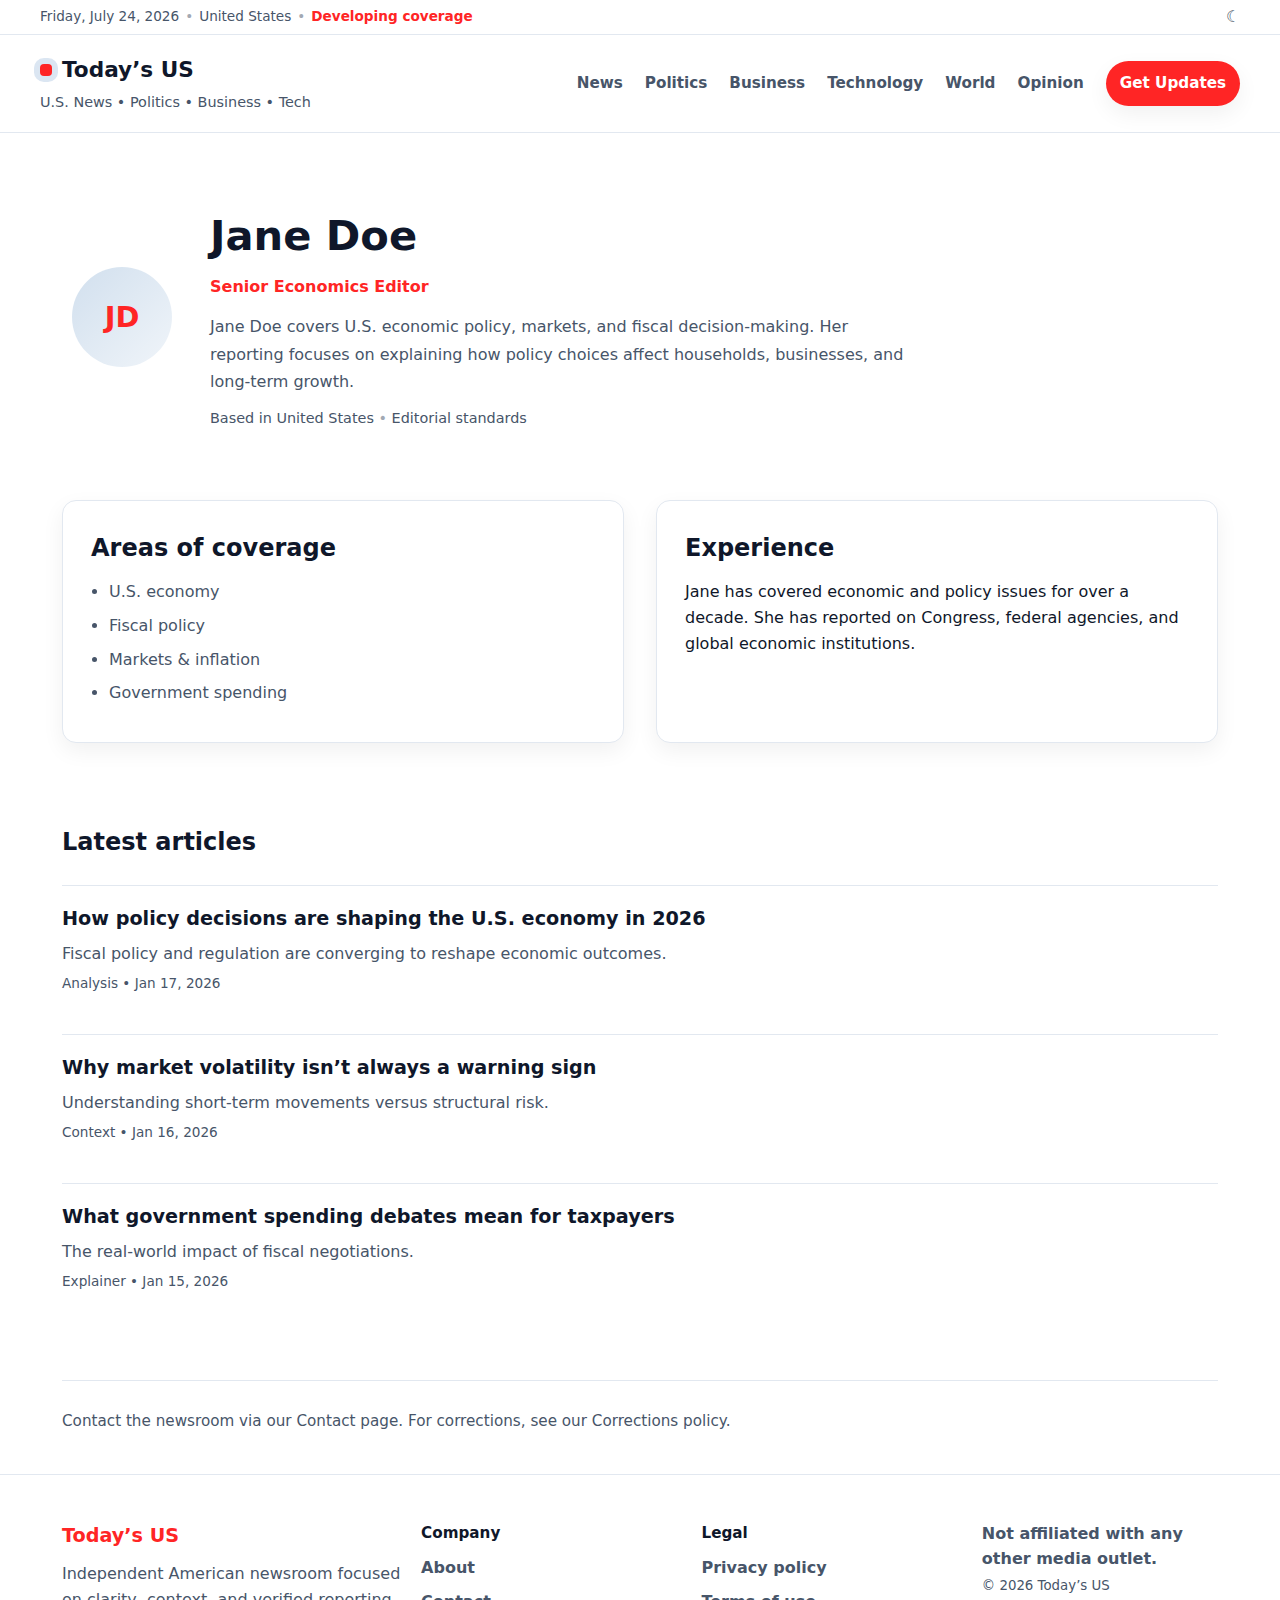
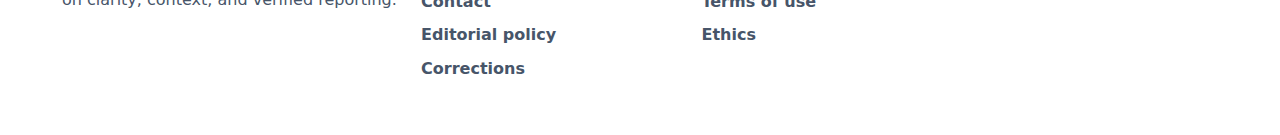
<file: author.html>
<!DOCTYPE html>
<html lang="en">

<head>
    <meta charset="UTF-8" />
    <title>Jane Doe – Senior Economics Editor | Today’s US</title>

    <meta name="description"
        content="Jane Doe is a Senior Economics Editor at Today’s US, covering U.S. economic policy, markets, and fiscal issues." />
    <meta name="viewport" content="width=device-width, initial-scale=1.0" />
    <meta name="robots" content="index, follow" />

    <link rel="canonical" href="https://todaysus.com/authors/jane-doe" />

    <meta property="og:type" content="profile" />
    <meta property="og:title" content="Jane Doe – Today’s US" />
    <meta property="og:description" content="Senior Economics Editor covering U.S. economic policy and markets." />
    <meta property="og:site_name" content="Today’s US" />

    <!-- Author schema -->
    <script type="application/ld+json">
  {
    "@context":"https://schema.org",
    "@type":"Person",
    "name":"Jane Doe",
    "jobTitle":"Senior Economics Editor",
    "worksFor":{
      "@type":"NewsMediaOrganization",
      "name":"Today’s US"
    },
    "url":"https://todaysus.com/authors/jane-doe"
  }
  </script>

    <link rel="stylesheet" href="css/style.css" />
    <link rel="stylesheet" href="css/author.css" />
</head>

<body>

    <!-- CONTEXT BAR -->
    <div class="context-bar">
        <div class="container context-inner">
            <div class="context-left">
                <time id="currentDate" datetime=""></time>

                <!-- <time datetime="2026-01-17">Friday, January 17, 2026</time> -->
                <span class="sep">•</span>
                <span>United States</span>
                <span class="sep">•</span>
                <span class="status">Developing coverage</span>
            </div>

            <div class="context-right">
                <button class="icon-btn" id="themeToggle" aria-label="Toggle dark mode">
                    ☾
                </button>
            </div>
        </div>
    </div>

    <!-- Header -->
    <header class="header" role="banner">
        <div class="container header-inner">
            <div class="brand">
                <a class="brand-link" href="https://todaysus.com" aria-label="Today’s US home">
                    <span class="brand-mark" aria-hidden="true"></span>
                    <span class="brand-name">Today’s US</span>
                </a>
                <p class="brand-tag">U.S. News • Politics • Business • Tech</p>
            </div>

            <nav class="nav" aria-label="Primary">
                <a href="/news">News</a>
                <a href="/politics">Politics</a>
                <a href="/business">Business</a>
                <a href="/technology">Technology</a>
                <a href="/world">World</a>
                <a href="/opinion">Opinion</a>
                <a class="nav-cta" href="#subscribe">Get Updates</a>
            </nav>

            <button class="menu-btn" id="menuBtn" type="button" aria-label="Open menu" aria-expanded="false"
                aria-controls="mobileNav">
                <span class="menu-lines" aria-hidden="true"></span>
            </button>
        </div>

        <!-- Mobile nav -->
        <div class="mobile-nav" id="mobileNav" hidden>
            <div class="container mobile-nav-inner">
                <a href="/news">News</a>
                <a href="/politics">Politics</a>
                <a href="/business">Business</a>
                <a href="/technology">Technology</a>
                <a href="/world">World</a>
                <a href="/opinion">Opinion</a>
                <a href="#subscribe">Get Updates</a>
            </div>
        </div>
    </header>

    <main class="author-main container">

        <!-- AUTHOR HERO -->
        <section class="author-hero">
            <div class="author-avatar">
                <div class="avatar-placeholder">JD</div>
            </div>

            <div class="author-intro">
                <h1>Jane Doe</h1>
                <p class="author-role">Senior Economics Editor</p>

                <p class="author-bio">
                    Jane Doe covers U.S. economic policy, markets, and fiscal decision-making.
                    Her reporting focuses on explaining how policy choices affect households,
                    businesses, and long-term growth.
                </p>

                <div class="author-meta">
                    <span>Based in United States</span>
                    <span class="sep">•</span>
                    <a href="/editorial-policy">Editorial standards</a>
                </div>
            </div>
        </section>

        <!-- AUTHOR DETAILS -->
        <section class="author-details">
            <div class="author-card">
                <h2>Areas of coverage</h2>
                <ul>
                    <li>U.S. economy</li>
                    <li>Fiscal policy</li>
                    <li>Markets & inflation</li>
                    <li>Government spending</li>
                </ul>
            </div>

            <div class="author-card">
                <h2>Experience</h2>
                <p>
                    Jane has covered economic and policy issues for over a decade.
                    She has reported on Congress, federal agencies, and global
                    economic institutions.
                </p>
            </div>
        </section>

        <!-- LATEST ARTICLES -->
        <section class="author-articles">
            <h2>Latest articles</h2>

            <div class="author-article-list">

                <article class="author-article">
                    <h3>
                        <a href="/business/how-policy-decisions-shape-the-us-economy.html">
                            How policy decisions are shaping the U.S. economy in 2026
                        </a>
                    </h3>
                    <p>Fiscal policy and regulation are converging to reshape economic outcomes.</p>
                    <span class="article-meta">Analysis • Jan 17, 2026</span>
                </article>

                <article class="author-article">
                    <h3><a href="#">Why market volatility isn’t always a warning sign</a></h3>
                    <p>Understanding short-term movements versus structural risk.</p>
                    <span class="article-meta">Context • Jan 16, 2026</span>
                </article>

                <article class="author-article">
                    <h3><a href="#">What government spending debates mean for taxpayers</a></h3>
                    <p>The real-world impact of fiscal negotiations.</p>
                    <span class="article-meta">Explainer • Jan 15, 2026</span>
                </article>

            </div>
        </section>

        <!-- CONTACT -->
        <section class="author-contact">
            <p>
                Contact the newsroom via our <a href="/contact">Contact page</a>.
                For corrections, see our <a href="/corrections">Corrections policy</a>.
            </p>
        </section>

    </main>

    <!-- FOOTER -->
    <!-- FOOTER (reuse existing site footer) -->
    <footer class="footer" role="contentinfo">
        <div class="container footer-grid">
            <div class="footer-brand">
                <div class="footer-logo">Today’s US</div>
                <p>Independent American newsroom focused on clarity, context, and verified reporting.</p>
            </div>

            <div class="footer-links">
                <h3>Company</h3>
                <a href="/about">About</a>
                <a href="/contact">Contact</a>
                <a href="/editorial-policy">Editorial policy</a>
                <a href="/corrections">Corrections</a>
            </div>

            <div class="footer-links">
                <h3>Legal</h3>
                <a href="/privacy-policy">Privacy policy</a>
                <a href="/terms-of-use">Terms of use</a>
                <a href="/ethics">Ethics</a>
            </div>

            <div class="footer-meta">
                <p class="disclaimer">Not affiliated with any other media outlet.</p>
                <small>© <span id="year"></span> Today’s US</small>
            </div>
        </div>
    </footer>
    
    <script src="js/script.js"></script>
</body>

</html>
</file>
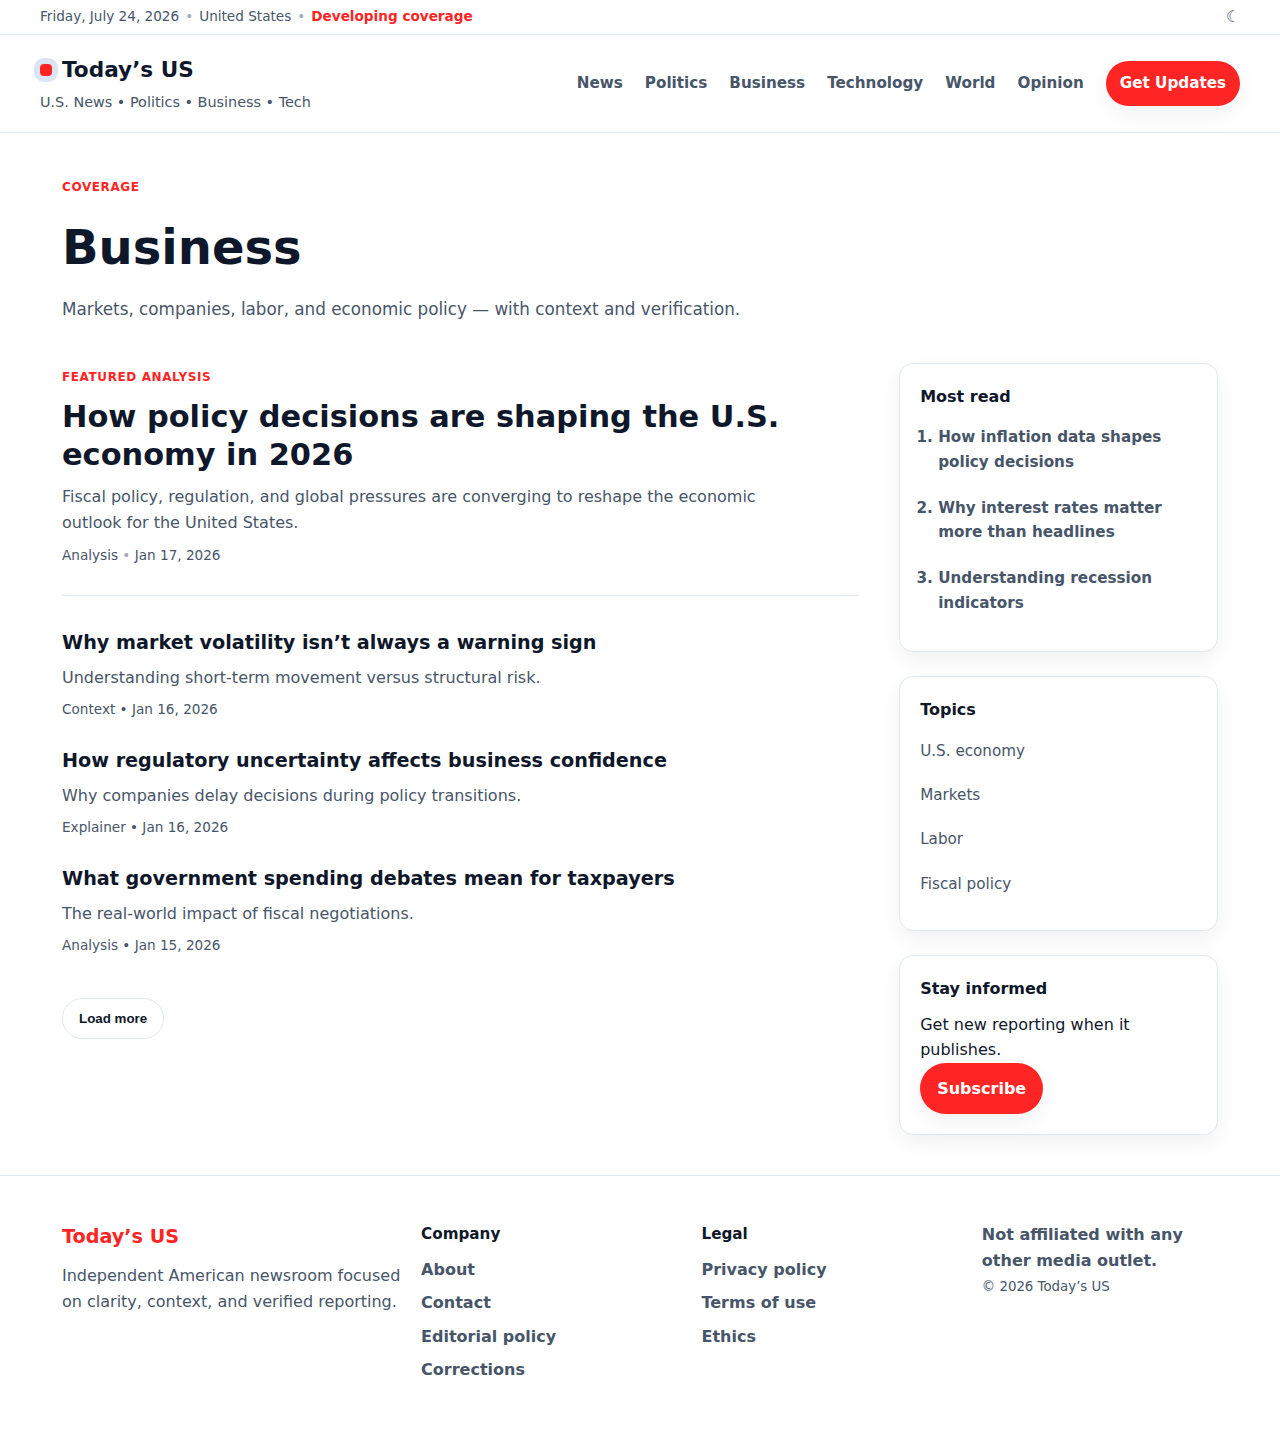
<file: category.html>
<!DOCTYPE html>
<html lang="en">

<head>
    <meta charset="UTF-8" />
    <title>Business – Today’s US</title>

    <meta name="description"
        content="Business and economic reporting from Today’s US, covering markets, companies, labor, and policy." />
    <meta name="viewport" content="width=device-width, initial-scale=1.0" />
    <meta name="robots" content="index, follow" />

    <link rel="canonical" href="https://todaysus.com/business/" />

    <meta property="og:type" content="website" />
    <meta property="og:title" content="Business – Today’s US" />
    <meta property="og:description" content="Markets, companies, labor, and economic policy explained." />
    <meta property="og:site_name" content="Today’s US" />

    <link rel="stylesheet" href="css/style.css" />
    <link rel="stylesheet" href="css/category.css" />
</head>

<body>
    <!-- CONTEXT BAR -->
    <div class="context-bar">
        <div class="container context-inner">
            <div class="context-left">
                <time id="currentDate" datetime=""></time>

                <!-- <time datetime="2026-01-17">Friday, January 17, 2026</time> -->
                <span class="sep">•</span>
                <span>United States</span>
                <span class="sep">•</span>
                <span class="status">Developing coverage</span>
            </div>

            <div class="context-right">
                <button class="icon-btn" id="themeToggle" aria-label="Toggle dark mode">
                    ☾
                </button>
            </div>
        </div>
    </div>



    <!-- Header -->
    <header class="header" role="banner">
        <div class="container header-inner">
            <div class="brand">
                <a class="brand-link" href="https://todaysus.com" aria-label="Today’s US home">
                    <span class="brand-mark" aria-hidden="true"></span>
                    <span class="brand-name">Today’s US</span>
                </a>
                <p class="brand-tag">U.S. News • Politics • Business • Tech</p>
            </div>

            <nav class="nav" aria-label="Primary">
                <a href="/news">News</a>
                <a href="/politics">Politics</a>
                <a href="/business">Business</a>
                <a href="/technology">Technology</a>
                <a href="/world">World</a>
                <a href="/opinion">Opinion</a>
                <a class="nav-cta" href="#subscribe">Get Updates</a>
            </nav>

            <button class="menu-btn" id="menuBtn" type="button" aria-label="Open menu" aria-expanded="false"
                aria-controls="mobileNav">
                <span class="menu-lines" aria-hidden="true"></span>
            </button>
        </div>

        <!-- Mobile nav -->
        <div class="mobile-nav" id="mobileNav" hidden>
            <div class="container mobile-nav-inner">
                <a href="/news">News</a>
                <a href="/politics">Politics</a>
                <a href="/business">Business</a>
                <a href="/technology">Technology</a>
                <a href="/world">World</a>
                <a href="/opinion">Opinion</a>
                <a href="#subscribe">Get Updates</a>
            </div>
        </div>
    </header>

    <main class="category-main container">

        <!-- CATEGORY HEADER -->
        <header class="category-header">
            <span class="category-kicker">Coverage</span>
            <h1>Business</h1>
            <p class="category-desc">
                Markets, companies, labor, and economic policy — with context and verification.
            </p>
        </header>

        <!-- MAIN GRID -->
        <div class="category-grid">

            <!-- MAIN CONTENT -->
            <section class="category-content">

                <!-- LEAD STORY -->
                <article class="category-lead">
                    <span class="label">Featured analysis</span>
                    <h2>
                        <a href="/business/how-policy-decisions-shape-the-us-economy.html">
                            How policy decisions are shaping the U.S. economy in 2026
                        </a>
                    </h2>
                    <p>
                        Fiscal policy, regulation, and global pressures are converging to reshape
                        the economic outlook for the United States.
                    </p>
                    <div class="meta">
                        <span>Analysis</span>
                        <span class="sep">•</span>
                        <time datetime="2026-01-17">Jan 17, 2026</time>
                    </div>
                </article>

                <!-- STORY STREAM -->
                <div class="story-stream">

                    <article class="stream-item">
                        <h3><a href="#">Why market volatility isn’t always a warning sign</a></h3>
                        <p>Understanding short-term movement versus structural risk.</p>
                        <span class="stream-meta">Context • Jan 16, 2026</span>
                    </article>

                    <article class="stream-item">
                        <h3><a href="#">How regulatory uncertainty affects business confidence</a></h3>
                        <p>Why companies delay decisions during policy transitions.</p>
                        <span class="stream-meta">Explainer • Jan 16, 2026</span>
                    </article>

                    <article class="stream-item">
                        <h3><a href="#">What government spending debates mean for taxpayers</a></h3>
                        <p>The real-world impact of fiscal negotiations.</p>
                        <span class="stream-meta">Analysis • Jan 15, 2026</span>
                    </article>

                </div>

                <!-- PAGINATION -->
                <div class="pagination">
                    <button class="btn btn-ghost">Load more</button>
                </div>

            </section>

            <!-- SIDEBAR -->
            <aside class="category-sidebar">

                <div class="sidebar-box">
                    <h4>Most read</h4>
                    <ol class="most-read">
                        <li><a href="#">How inflation data shapes policy decisions</a></li>
                        <li><a href="#">Why interest rates matter more than headlines</a></li>
                        <li><a href="#">Understanding recession indicators</a></li>
                    </ol>
                </div>

                <div class="sidebar-box">
                    <h4>Topics</h4>
                    <ul class="topic-list">
                        <li><a href="#">U.S. economy</a></li>
                        <li><a href="#">Markets</a></li>
                        <li><a href="#">Labor</a></li>
                        <li><a href="#">Fiscal policy</a></li>
                    </ul>
                </div>

                <div class="sidebar-box sidebar-subscribe">
                    <h4>Stay informed</h4>
                    <p>Get new reporting when it publishes.</p>
                    <a href="#subscribe" class="btn btn-primary btn-full">Subscribe</a>
                </div>

            </aside>

        </div>
    </main>

    <!-- FOOTER (reuse existing) -->
    <footer class="footer" role="contentinfo">
        <div class="container footer-grid">
            <div class="footer-brand">
                <div class="footer-logo">Today’s US</div>
                <p>Independent American newsroom focused on clarity, context, and verified reporting.</p>
            </div>

            <div class="footer-links">
                <h3>Company</h3>
                <a href="/about">About</a>
                <a href="/contact">Contact</a>
                <a href="/editorial-policy">Editorial policy</a>
                <a href="/corrections">Corrections</a>
            </div>

            <div class="footer-links">
                <h3>Legal</h3>
                <a href="/privacy-policy">Privacy policy</a>
                <a href="/terms-of-use">Terms of use</a>
                <a href="/ethics">Ethics</a>
            </div>

            <div class="footer-meta">
                <p class="disclaimer">Not affiliated with any other media outlet.</p>
                <small>© <span id="year"></span> Today’s US</small>
            </div>
        </div>
    </footer>

    <script src="js/script.js"></script>
</body>

</html>
</file>
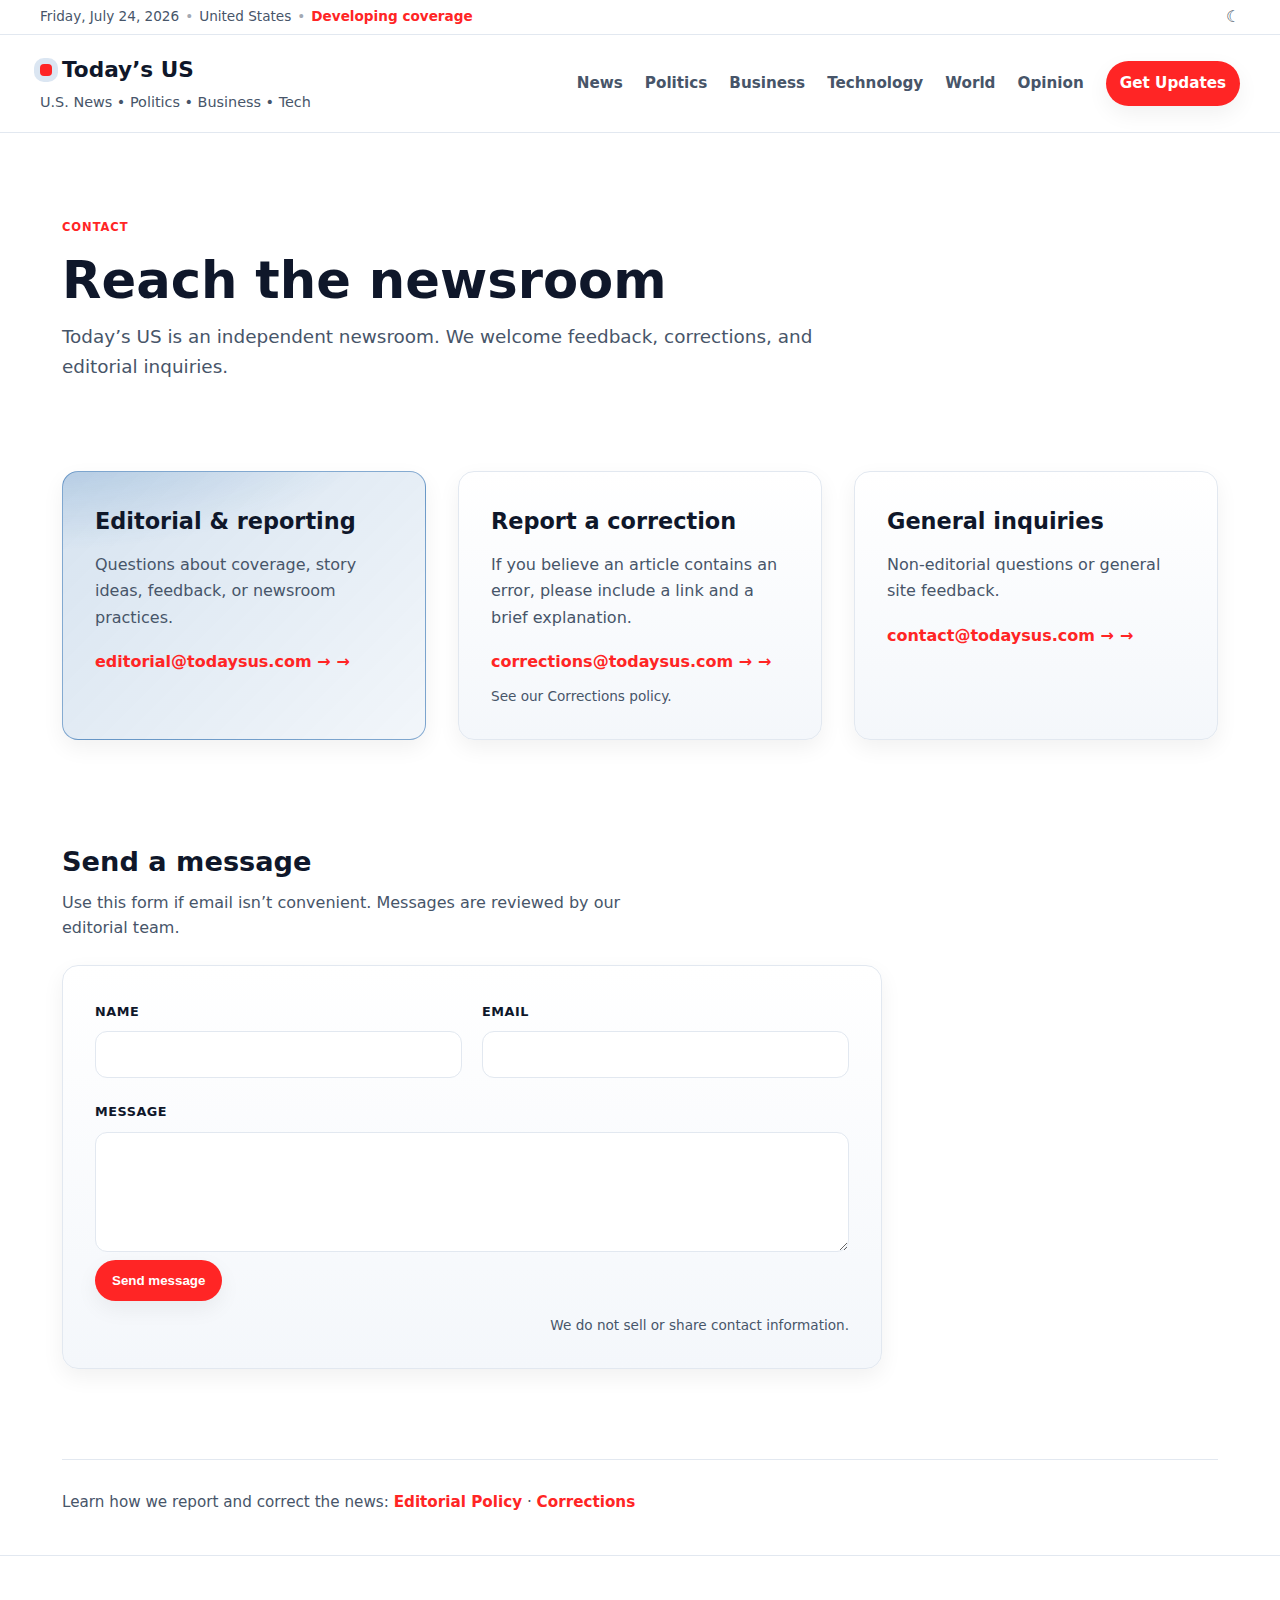
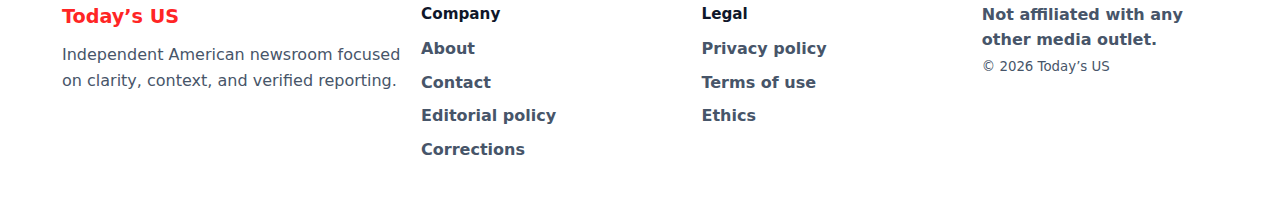
<file: contact.html>
<!DOCTYPE html>
<html lang="en">

<head>
    <meta charset="UTF-8" />
    <title>Contact Today’s US</title>

    <meta name="description"
        content="Contact the Today’s US newsroom for editorial inquiries, corrections, or general questions." />
    <meta name="viewport" content="width=device-width, initial-scale=1.0" />
    <meta name="robots" content="index, follow" />

    <link rel="canonical" href="https://todaysus.com/contact" />

    <link rel="stylesheet" href="css/style.css" />
    <link rel="stylesheet" href="css/contact.css" />
</head>

<body>
    <!-- CONTEXT BAR -->
    <div class="context-bar">
        <div class="container context-inner">
            <div class="context-left">
                <time id="currentDate" datetime=""></time>

                <!-- <time datetime="2026-01-17">Friday, January 17, 2026</time> -->
                <span class="sep">•</span>
                <span>United States</span>
                <span class="sep">•</span>
                <span class="status">Developing coverage</span>
            </div>

            <div class="context-right">
                <button class="icon-btn" id="themeToggle" aria-label="Toggle dark mode">
                    ☾
                </button>
            </div>
        </div>
    </div>

    <!-- Header -->
    <header class="header" role="banner">
        <div class="container header-inner">
            <div class="brand">
                <a class="brand-link" href="https://todaysus.com" aria-label="Today’s US home">
                    <span class="brand-mark" aria-hidden="true"></span>
                    <span class="brand-name">Today’s US</span>
                </a>
                <p class="brand-tag">U.S. News • Politics • Business • Tech</p>
            </div>

            <nav class="nav" aria-label="Primary">
                <a href="/news">News</a>
                <a href="/politics">Politics</a>
                <a href="/business">Business</a>
                <a href="/technology">Technology</a>
                <a href="/world">World</a>
                <a href="/opinion">Opinion</a>
                <a class="nav-cta" href="#subscribe">Get Updates</a>
            </nav>

            <button class="menu-btn" id="menuBtn" type="button" aria-label="Open menu" aria-expanded="false"
                aria-controls="mobileNav">
                <span class="menu-lines" aria-hidden="true"></span>
            </button>
        </div>

        <!-- Mobile nav -->
        <div class="mobile-nav" id="mobileNav" hidden>
            <div class="container mobile-nav-inner">
                <a href="/news">News</a>
                <a href="/politics">Politics</a>
                <a href="/business">Business</a>
                <a href="/technology">Technology</a>
                <a href="/world">World</a>
                <a href="/opinion">Opinion</a>
                <a href="#subscribe">Get Updates</a>
            </div>
        </div>
    </header>

    <!-- CONTEXT BAR + HEADER -->

    <main class="contact-main container">

        <!-- HERO -->
        <section class="contact-hero">
            <span class="contact-kicker">Contact</span>
            <h1>Reach the newsroom</h1>
            <p class="contact-lead">
                Today’s US is an independent newsroom.
                We welcome feedback, corrections, and editorial inquiries.
            </p>
        </section>

        <!-- CONTACT PATHS -->
        <section class="contact-paths">

            <article class="contact-card primary">
                <h2>Editorial & reporting</h2>
                <p>
                    Questions about coverage, story ideas, feedback, or newsroom practices.
                </p>
                <a href="mailto:editorial@todaysus.com" class="contact-link">
                    editorial@todaysus.com →
                </a>
            </article>

            <article class="contact-card">
                <h2>Report a correction</h2>
                <p>
                    If you believe an article contains an error, please include a link
                    and a brief explanation.
                </p>
                <a href="mailto:corrections@todaysus.com" class="contact-link">
                    corrections@todaysus.com →
                </a>
                <p class="contact-meta">
                    See our <a href="/corrections">Corrections policy</a>.
                </p>
            </article>

            <article class="contact-card">
                <h2>General inquiries</h2>
                <p>
                    Non-editorial questions or general site feedback.
                </p>
                <a href="mailto:contact@todaysus.com" class="contact-link">
                    contact@todaysus.com →
                </a>
            </article>

        </section>

        <!-- OPTIONAL FORM -->
        <section class="contact-form-section">
            <div class="form-intro">
                <h2>Send a message</h2>
                <p>
                    Use this form if email isn’t convenient.
                    Messages are reviewed by our editorial team.
                </p>
            </div>

            <form class="contact-form">
                <div class="form-grid">
                    <div>
                        <label>Name</label>
                        <input type="text" required />
                    </div>

                    <div>
                        <label>Email</label>
                        <input type="email" required />
                    </div>
                </div>

                <div>
                    <label>Message</label>
                    <textarea rows="5" required></textarea>
                </div>

                <button type="submit" class="btn btn-primary">
                    Send message
                </button>

                <p class="form-note">
                    We do not sell or share contact information.
                </p>
            </form>
        </section>

        <!-- TRUST LINKS -->
        <section class="contact-trust">
            <p>
                Learn how we report and correct the news:
                <a href="/editorial-policy">Editorial Policy</a> ·
                <a href="/corrections">Corrections</a>
            </p>
        </section>

    </main>


    <!-- FOOTER (reuse existing site footer) -->
    <footer class="footer" role="contentinfo">
        <div class="container footer-grid">
            <div class="footer-brand">
                <div class="footer-logo">Today’s US</div>
                <p>Independent American newsroom focused on clarity, context, and verified reporting.</p>
            </div>

            <div class="footer-links">
                <h3>Company</h3>
                <a href="/about">About</a>
                <a href="/contact">Contact</a>
                <a href="/editorial-policy">Editorial policy</a>
                <a href="/corrections">Corrections</a>
            </div>

            <div class="footer-links">
                <h3>Legal</h3>
                <a href="/privacy-policy">Privacy policy</a>
                <a href="/terms-of-use">Terms of use</a>
                <a href="/ethics">Ethics</a>
            </div>

            <div class="footer-meta">
                <p class="disclaimer">Not affiliated with any other media outlet.</p>
                <small>© <span id="year"></span> Today’s US</small>
            </div>
        </div>
    </footer>

    <script src="js/script.js"></script>
</body>

</html>
</file>
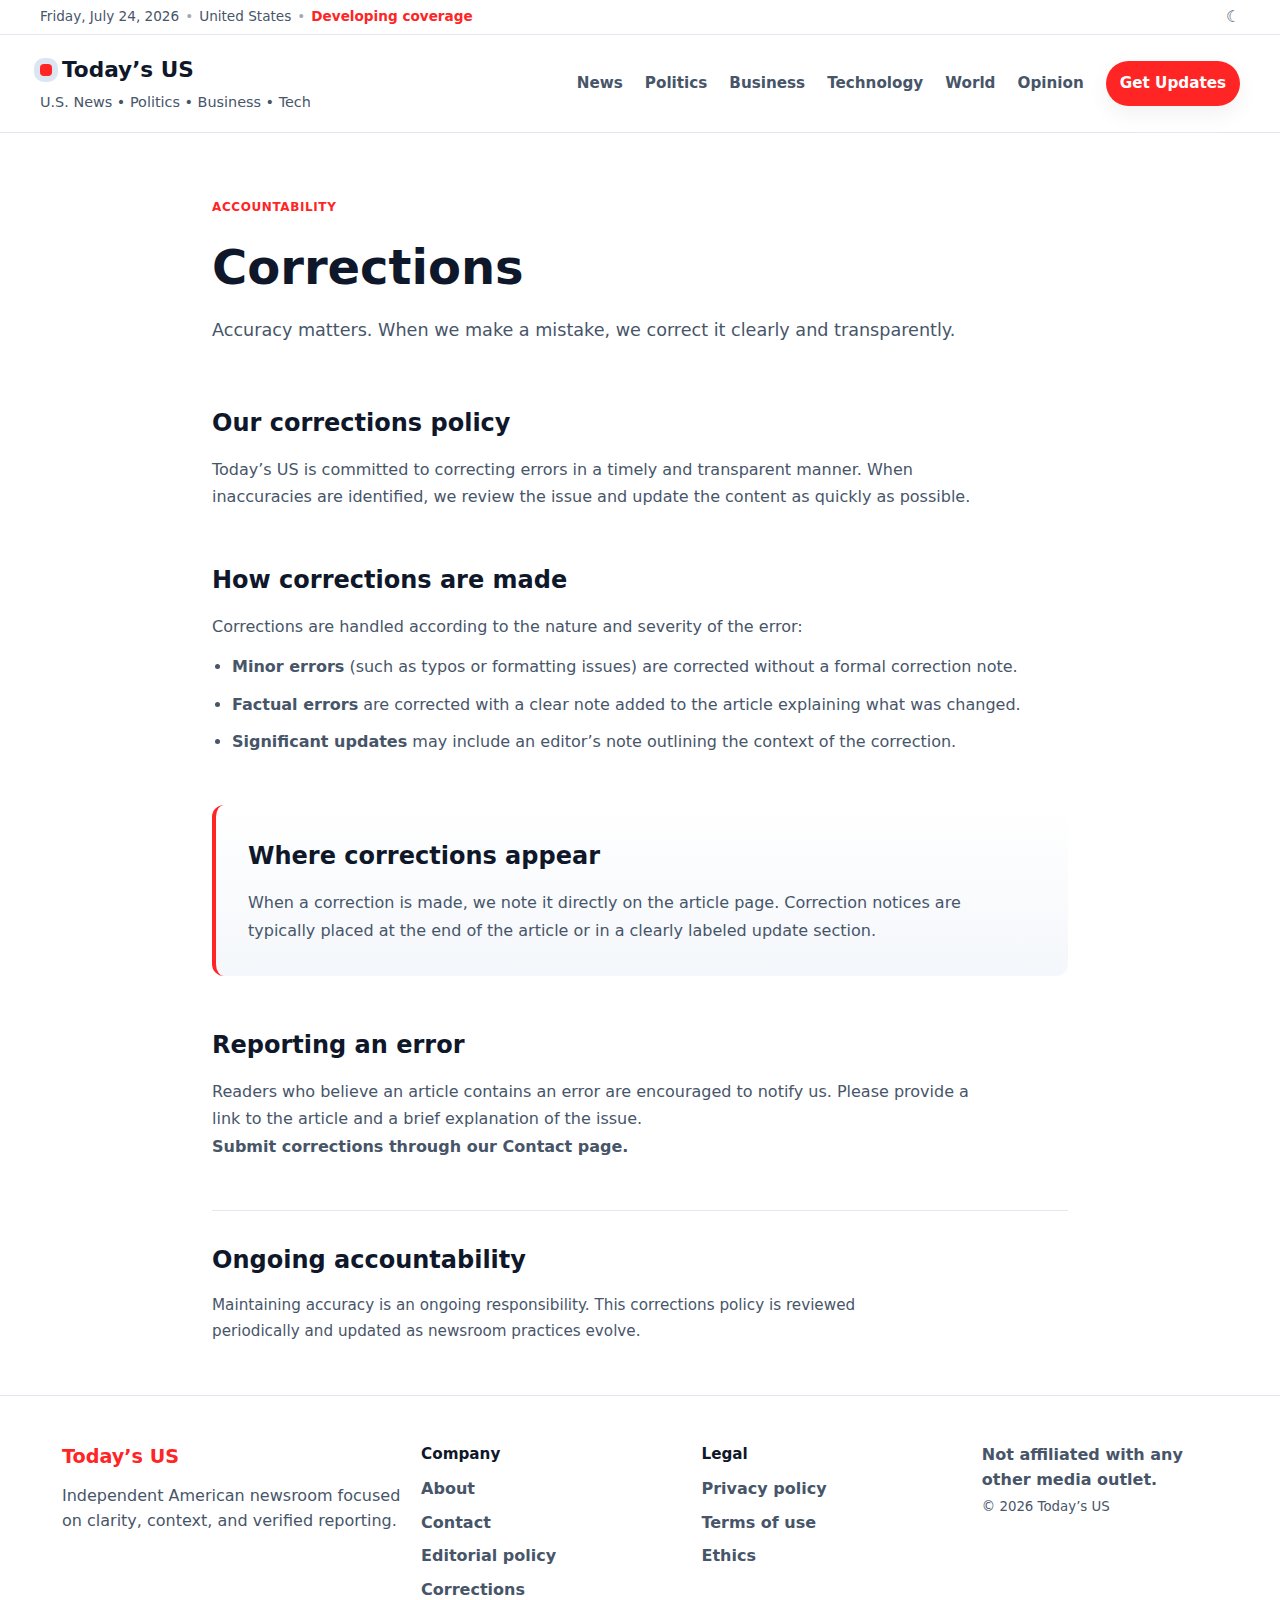
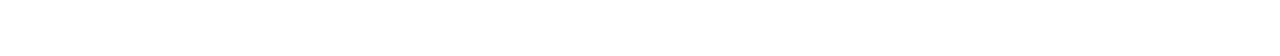
<file: corrections.html>
<!DOCTYPE html>
<html lang="en">

<head>
    <meta charset="UTF-8" />
    <title>Corrections – Today’s US</title>

    <meta name="description"
        content="How Today’s US handles corrections, clarifications, and updates to published content." />
    <meta name="viewport" content="width=device-width, initial-scale=1.0" />
    <meta name="robots" content="index, follow" />

    <link rel="canonical" href="https://todaysus.com/corrections" />

    <meta property="og:type" content="website" />
    <meta property="og:title" content="Corrections – Today’s US" />
    <meta property="og:description" content="Our policy for correcting errors and maintaining editorial accuracy." />
    <meta property="og:site_name" content="Today’s US" />

    <link rel="stylesheet" href="css/style.css" />
    <link rel="stylesheet" href="css/corrections.css" />
</head>

<body>

    <!-- CONTEXT BAR -->
    <div class="context-bar">
        <div class="container context-inner">
            <div class="context-left">
                <time id="currentDate" datetime=""></time>

                <!-- <time datetime="2026-01-17">Friday, January 17, 2026</time> -->
                <span class="sep">•</span>
                <span>United States</span>
                <span class="sep">•</span>
                <span class="status">Developing coverage</span>
            </div>

            <div class="context-right">
                <button class="icon-btn" id="themeToggle" aria-label="Toggle dark mode">
                    ☾
                </button>
            </div>
        </div>
    </div>

    <!-- Header -->
    <header class="header" role="banner">
        <div class="container header-inner">
            <div class="brand">
                <a class="brand-link" href="https://todaysus.com" aria-label="Today’s US home">
                    <span class="brand-mark" aria-hidden="true"></span>
                    <span class="brand-name">Today’s US</span>
                </a>
                <p class="brand-tag">U.S. News • Politics • Business • Tech</p>
            </div>

            <nav class="nav" aria-label="Primary">
                <a href="/news">News</a>
                <a href="/politics">Politics</a>
                <a href="/business">Business</a>
                <a href="/technology">Technology</a>
                <a href="/world">World</a>
                <a href="/opinion">Opinion</a>
                <a class="nav-cta" href="#subscribe">Get Updates</a>
            </nav>

            <button class="menu-btn" id="menuBtn" type="button" aria-label="Open menu" aria-expanded="false"
                aria-controls="mobileNav">
                <span class="menu-lines" aria-hidden="true"></span>
            </button>
        </div>

        <!-- Mobile nav -->
        <div class="mobile-nav" id="mobileNav" hidden>
            <div class="container mobile-nav-inner">
                <a href="/news">News</a>
                <a href="/politics">Politics</a>
                <a href="/business">Business</a>
                <a href="/technology">Technology</a>
                <a href="/world">World</a>
                <a href="/opinion">Opinion</a>
                <a href="#subscribe">Get Updates</a>
            </div>
        </div>
    </header>

    <main class="corrections-main container">

        <!-- HERO -->
        <header class="corrections-hero">
            <span class="corrections-kicker">Accountability</span>
            <h1>Corrections</h1>
            <p class="corrections-lead">
                Accuracy matters. When we make a mistake, we correct it clearly and transparently.
            </p>
        </header>

        <!-- POLICY -->
        <section class="corrections-section">
            <h2>Our corrections policy</h2>
            <p>
                Today’s US is committed to correcting errors in a timely and transparent manner.
                When inaccuracies are identified, we review the issue and update the content as
                quickly as possible.
            </p>
        </section>

        <section class="corrections-section">
            <h2>How corrections are made</h2>
            <p>
                Corrections are handled according to the nature and severity of the error:
            </p>

            <ul class="corrections-list">
                <li>
                    <strong>Minor errors</strong> (such as typos or formatting issues) are corrected
                    without a formal correction note.
                </li>
                <li>
                    <strong>Factual errors</strong> are corrected with a clear note added to the
                    article explaining what was changed.
                </li>
                <li>
                    <strong>Significant updates</strong> may include an editor’s note outlining the
                    context of the correction.
                </li>
            </ul>
        </section>

        <section class="corrections-section corrections-highlight">
            <h2>Where corrections appear</h2>
            <p>
                When a correction is made, we note it directly on the article page. Correction
                notices are typically placed at the end of the article or in a clearly labeled
                update section.
            </p>
        </section>

        <section class="corrections-section">
            <h2>Reporting an error</h2>
            <p>
                Readers who believe an article contains an error are encouraged to notify us.
                Please provide a link to the article and a brief explanation of the issue.
            </p>
            <p class="corrections-contact">
                Submit corrections through our <a href="/contact">Contact page</a>.
            </p>
        </section>

        <section class="corrections-section corrections-meta">
            <h2>Ongoing accountability</h2>
            <p>
                Maintaining accuracy is an ongoing responsibility. This corrections policy is
                reviewed periodically and updated as newsroom practices evolve.
            </p>
        </section>

    </main>

    <!-- FOOTER (reuse existing site footer) -->
    <footer class="footer" role="contentinfo">
        <div class="container footer-grid">
            <div class="footer-brand">
                <div class="footer-logo">Today’s US</div>
                <p>Independent American newsroom focused on clarity, context, and verified reporting.</p>
            </div>

            <div class="footer-links">
                <h3>Company</h3>
                <a href="/about">About</a>
                <a href="/contact">Contact</a>
                <a href="/editorial-policy">Editorial policy</a>
                <a href="/corrections">Corrections</a>
            </div>

            <div class="footer-links">
                <h3>Legal</h3>
                <a href="/privacy-policy">Privacy policy</a>
                <a href="/terms-of-use">Terms of use</a>
                <a href="/ethics">Ethics</a>
            </div>

            <div class="footer-meta">
                <p class="disclaimer">Not affiliated with any other media outlet.</p>
                <small>© <span id="year"></span> Today’s US</small>
            </div>
        </div>
    </footer>

    <script src="js/script.js"></script>
</body>

</html>
</file>
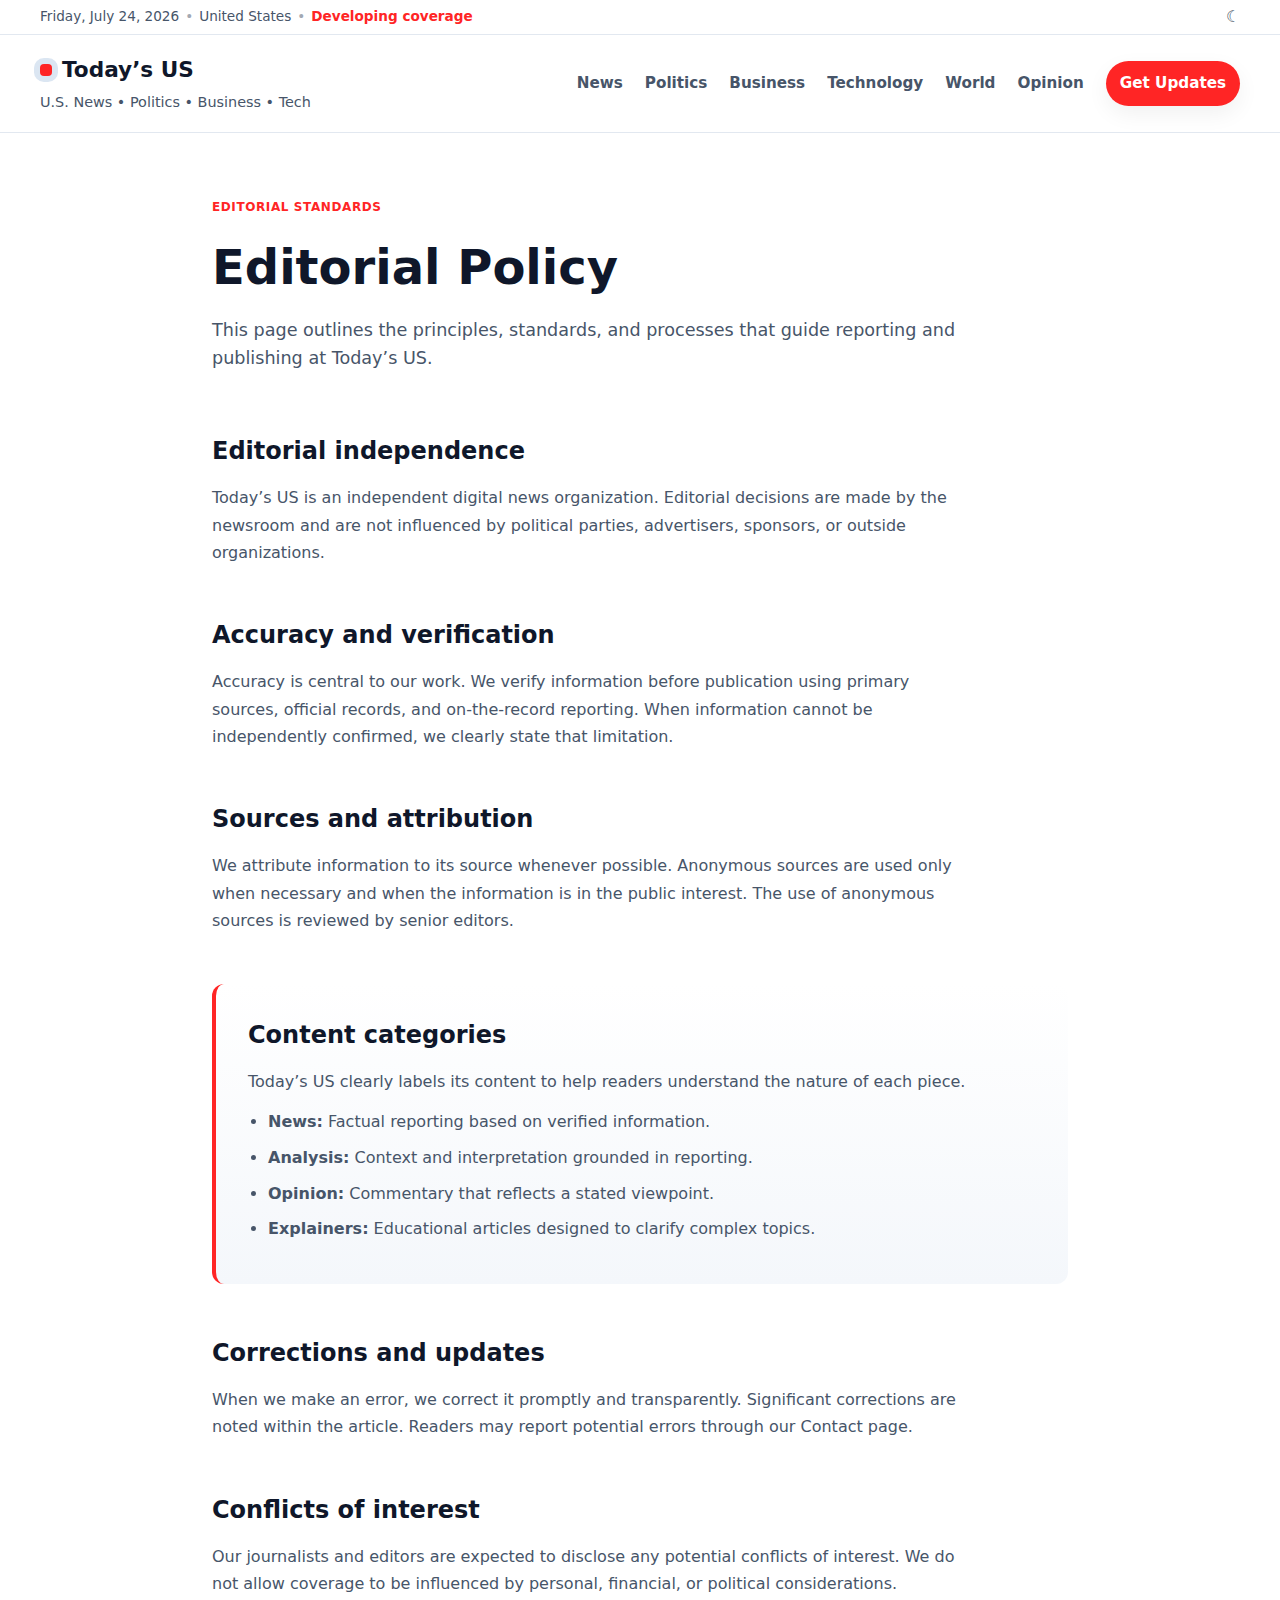
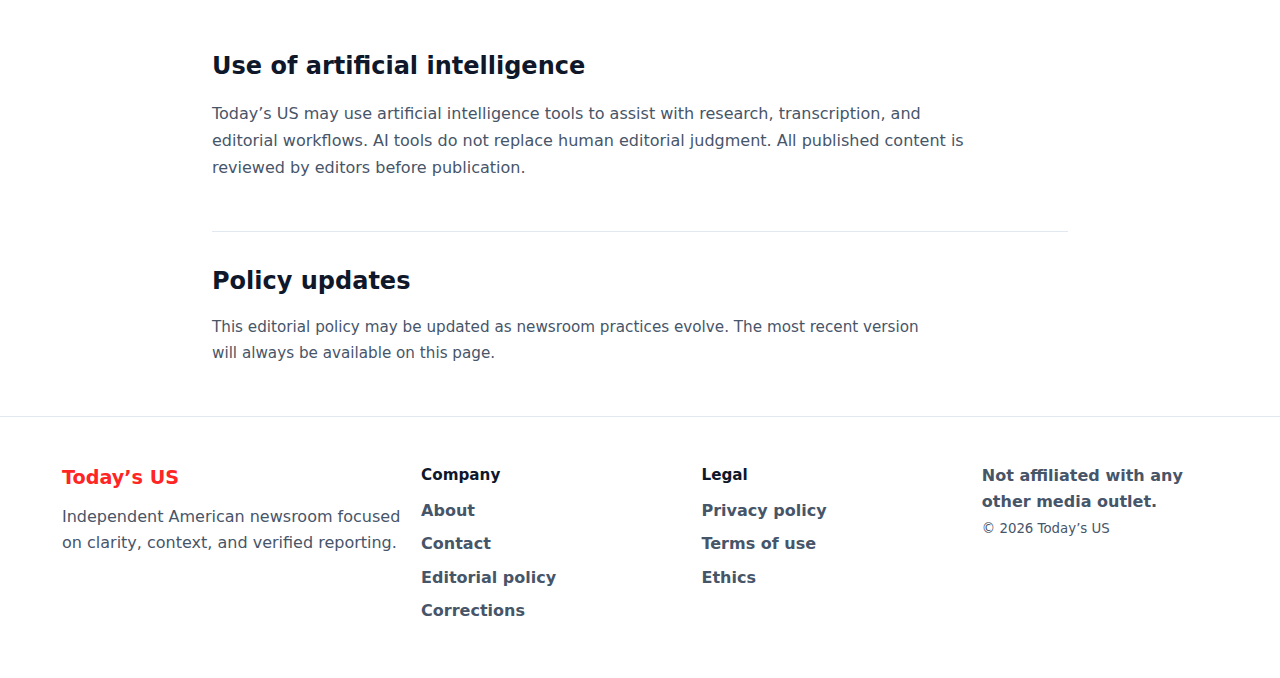
<file: editorial-policy.html>
<!DOCTYPE html>
<html lang="en">

<head>
    <meta charset="UTF-8" />
    <title>Editorial Policy – Today’s US</title>

    <meta name="description"
        content="Read the editorial standards and publishing principles that guide Today’s US newsroom." />
    <meta name="viewport" content="width=device-width, initial-scale=1.0" />
    <meta name="robots" content="index, follow" />

    <link rel="canonical" href="https://todaysus.com/editorial-policy" />

    <meta property="og:type" content="website" />
    <meta property="og:title" content="Editorial Policy – Today’s US" />
    <meta property="og:description" content="How Today’s US reports, verifies, and corrects the news." />
    <meta property="og:site_name" content="Today’s US" />

    <link rel="stylesheet" href="css/style.css" />
    <link rel="stylesheet" href="css/editorial-policy.css" />
</head>

<body>

    <!-- CONTEXT BAR -->
    <div class="context-bar">
        <div class="container context-inner">
            <div class="context-left">
                <time id="currentDate" datetime=""></time>

                <!-- <time datetime="2026-01-17">Friday, January 17, 2026</time> -->
                <span class="sep">•</span>
                <span>United States</span>
                <span class="sep">•</span>
                <span class="status">Developing coverage</span>
            </div>

            <div class="context-right">
                <button class="icon-btn" id="themeToggle" aria-label="Toggle dark mode">
                    ☾
                </button>
            </div>
        </div>
    </div>

    <!-- Header -->
    <header class="header" role="banner">
        <div class="container header-inner">
            <div class="brand">
                <a class="brand-link" href="https://todaysus.com" aria-label="Today’s US home">
                    <span class="brand-mark" aria-hidden="true"></span>
                    <span class="brand-name">Today’s US</span>
                </a>
                <p class="brand-tag">U.S. News • Politics • Business • Tech</p>
            </div>

            <nav class="nav" aria-label="Primary">
                <a href="/news">News</a>
                <a href="/politics">Politics</a>
                <a href="/business">Business</a>
                <a href="/technology">Technology</a>
                <a href="/world">World</a>
                <a href="/opinion">Opinion</a>
                <a class="nav-cta" href="#subscribe">Get Updates</a>
            </nav>

            <button class="menu-btn" id="menuBtn" type="button" aria-label="Open menu" aria-expanded="false"
                aria-controls="mobileNav">
                <span class="menu-lines" aria-hidden="true"></span>
            </button>
        </div>

        <!-- Mobile nav -->
        <div class="mobile-nav" id="mobileNav" hidden>
            <div class="container mobile-nav-inner">
                <a href="/news">News</a>
                <a href="/politics">Politics</a>
                <a href="/business">Business</a>
                <a href="/technology">Technology</a>
                <a href="/world">World</a>
                <a href="/opinion">Opinion</a>
                <a href="#subscribe">Get Updates</a>
            </div>
        </div>
    </header>


    <main class="policy-main container">

        <!-- HERO -->
        <header class="policy-hero">
            <span class="policy-kicker">Editorial standards</span>
            <h1>Editorial Policy</h1>
            <p class="policy-lead">
                This page outlines the principles, standards, and processes that guide
                reporting and publishing at Today’s US.
            </p>
        </header>

        <!-- PRINCIPLES -->
        <section class="policy-section">
            <h2>Editorial independence</h2>
            <p>
                Today’s US is an independent digital news organization. Editorial decisions
                are made by the newsroom and are not influenced by political parties,
                advertisers, sponsors, or outside organizations.
            </p>
        </section>

        <section class="policy-section">
            <h2>Accuracy and verification</h2>
            <p>
                Accuracy is central to our work. We verify information before publication
                using primary sources, official records, and on-the-record reporting.
                When information cannot be independently confirmed, we clearly state that
                limitation.
            </p>
        </section>

        <section class="policy-section">
            <h2>Sources and attribution</h2>
            <p>
                We attribute information to its source whenever possible. Anonymous sources
                are used only when necessary and when the information is in the public
                interest. The use of anonymous sources is reviewed by senior editors.
            </p>
        </section>

        <!-- CONTENT TYPES -->
        <section class="policy-section policy-highlight">
            <h2>Content categories</h2>
            <p>
                Today’s US clearly labels its content to help readers understand the nature
                of each piece.
            </p>

            <ul class="policy-list">
                <li><strong>News:</strong> Factual reporting based on verified information.</li>
                <li><strong>Analysis:</strong> Context and interpretation grounded in reporting.</li>
                <li><strong>Opinion:</strong> Commentary that reflects a stated viewpoint.</li>
                <li><strong>Explainers:</strong> Educational articles designed to clarify complex topics.</li>
            </ul>
        </section>

        <!-- CORRECTIONS -->
        <section class="policy-section">
            <h2>Corrections and updates</h2>
            <p>
                When we make an error, we correct it promptly and transparently. Significant
                corrections are noted within the article. Readers may report potential
                errors through our <a href="/contact">Contact page</a>.
            </p>
        </section>

        <!-- ETHICS -->
        <section class="policy-section">
            <h2>Conflicts of interest</h2>
            <p>
                Our journalists and editors are expected to disclose any potential conflicts
                of interest. We do not allow coverage to be influenced by personal, financial,
                or political considerations.
            </p>
        </section>

        <!-- AI -->
        <section class="policy-section">
            <h2>Use of artificial intelligence</h2>
            <p>
                Today’s US may use artificial intelligence tools to assist with research,
                transcription, and editorial workflows. AI tools do not replace human
                editorial judgment. All published content is reviewed by editors before
                publication.
            </p>
        </section>

        <!-- UPDATES -->
        <section class="policy-section policy-meta">
            <h2>Policy updates</h2>
            <p>
                This editorial policy may be updated as newsroom practices evolve. The most
                recent version will always be available on this page.
            </p>
        </section>

    </main>

    <!-- FOOTER (reuse existing site footer) -->
    <footer class="footer" role="contentinfo">
        <div class="container footer-grid">
            <div class="footer-brand">
                <div class="footer-logo">Today’s US</div>
                <p>Independent American newsroom focused on clarity, context, and verified reporting.</p>
            </div>

            <div class="footer-links">
                <h3>Company</h3>
                <a href="/about">About</a>
                <a href="/contact">Contact</a>
                <a href="/editorial-policy">Editorial policy</a>
                <a href="/corrections">Corrections</a>
            </div>

            <div class="footer-links">
                <h3>Legal</h3>
                <a href="/privacy-policy">Privacy policy</a>
                <a href="/terms-of-use">Terms of use</a>
                <a href="/ethics">Ethics</a>
            </div>

            <div class="footer-meta">
                <p class="disclaimer">Not affiliated with any other media outlet.</p>
                <small>© <span id="year"></span> Today’s US</small>
            </div>
        </div>
    </footer>

    <script src="js/script.js"></script>
</body>

</html>
</file>
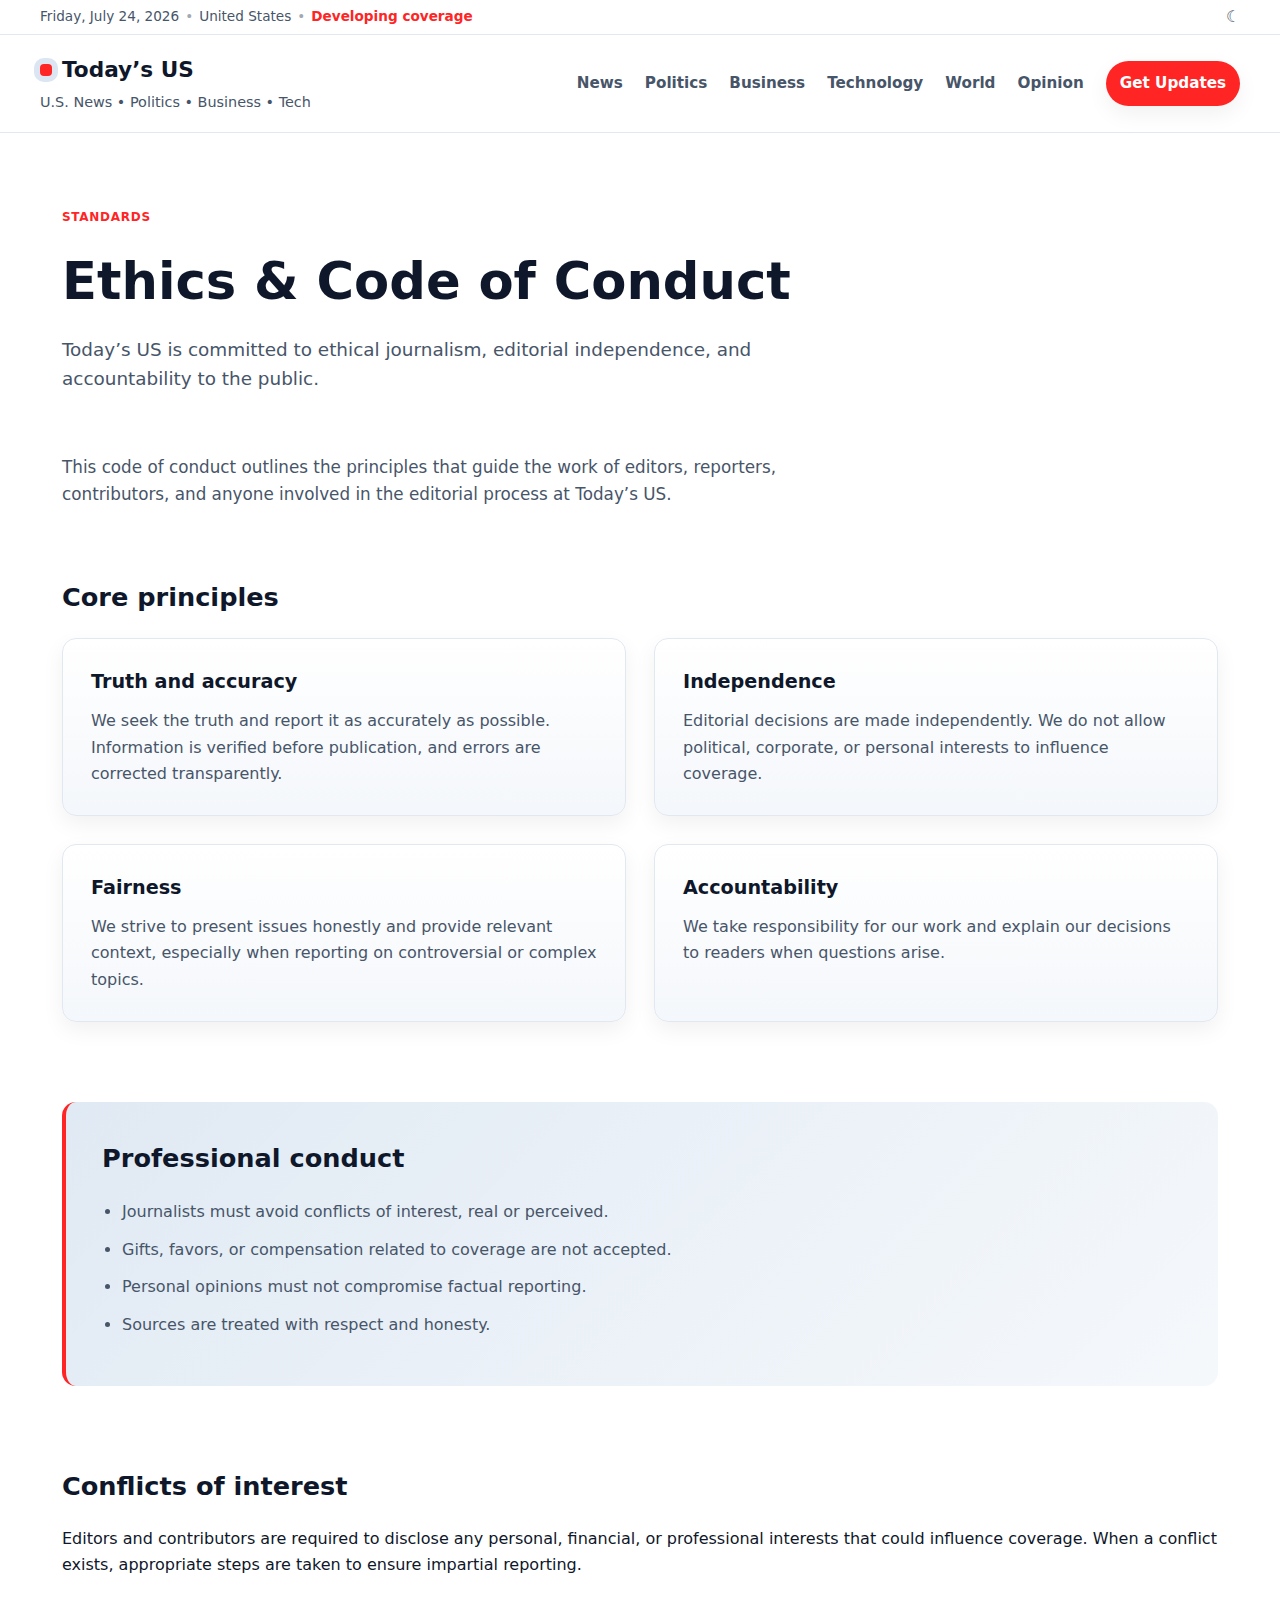
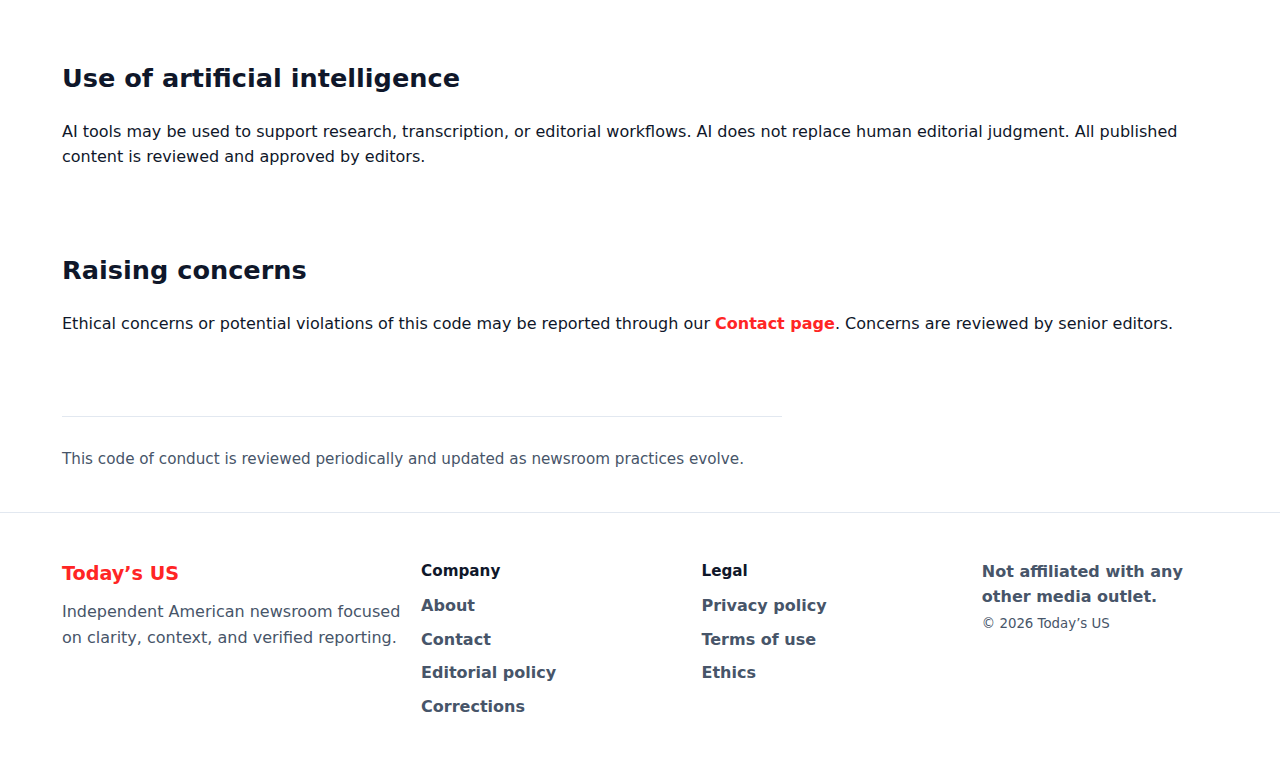
<file: ethics.html>
<!DOCTYPE html>
<html lang="en">

<head>
    <meta charset="UTF-8" />
    <title>Ethics & Code of Conduct – Today’s US</title>

    <meta name="description" content="The ethical standards and code of conduct that guide journalism at Today’s US." />
    <meta name="viewport" content="width=device-width, initial-scale=1.0" />
    <meta name="robots" content="index, follow" />

    <link rel="canonical" href="https://todaysus.com/ethics" />

    <meta property="og:type" content="website" />
    <meta property="og:title" content="Ethics & Code of Conduct – Today’s US" />
    <meta property="og:description"
        content="How Today’s US upholds journalistic integrity, independence, and accountability." />
    <meta property="og:site_name" content="Today’s US" />

    <link rel="stylesheet" href="css/style.css" />
    <link rel="stylesheet" href="css/ethics.css" />
</head>

<body>

      <!-- CONTEXT BAR -->
    <div class="context-bar">
        <div class="container context-inner">
            <div class="context-left">
                <time id="currentDate" datetime=""></time>

                <!-- <time datetime="2026-01-17">Friday, January 17, 2026</time> -->
                <span class="sep">•</span>
                <span>United States</span>
                <span class="sep">•</span>
                <span class="status">Developing coverage</span>
            </div>

            <div class="context-right">
                <button class="icon-btn" id="themeToggle" aria-label="Toggle dark mode">
                    ☾
                </button>
            </div>
        </div>
    </div>

    <!-- Header -->
    <header class="header" role="banner">
        <div class="container header-inner">
            <div class="brand">
                <a class="brand-link" href="https://todaysus.com" aria-label="Today’s US home">
                    <span class="brand-mark" aria-hidden="true"></span>
                    <span class="brand-name">Today’s US</span>
                </a>
                <p class="brand-tag">U.S. News • Politics • Business • Tech</p>
            </div>

            <nav class="nav" aria-label="Primary">
                <a href="/news">News</a>
                <a href="/politics">Politics</a>
                <a href="/business">Business</a>
                <a href="/technology">Technology</a>
                <a href="/world">World</a>
                <a href="/opinion">Opinion</a>
                <a class="nav-cta" href="#subscribe">Get Updates</a>
            </nav>

            <button class="menu-btn" id="menuBtn" type="button" aria-label="Open menu" aria-expanded="false"
                aria-controls="mobileNav">
                <span class="menu-lines" aria-hidden="true"></span>
            </button>
        </div>

        <!-- Mobile nav -->
        <div class="mobile-nav" id="mobileNav" hidden>
            <div class="container mobile-nav-inner">
                <a href="/news">News</a>
                <a href="/politics">Politics</a>
                <a href="/business">Business</a>
                <a href="/technology">Technology</a>
                <a href="/world">World</a>
                <a href="/opinion">Opinion</a>
                <a href="#subscribe">Get Updates</a>
            </div>
        </div>
    </header>

    <main class="ethics-main container">

        <!-- HERO -->
        <section class="ethics-hero">
            <span class="ethics-kicker">Standards</span>
            <h1>Ethics & Code of Conduct</h1>
            <p class="ethics-lead">
                Today’s US is committed to ethical journalism, editorial independence,
                and accountability to the public.
            </p>
        </section>

        <!-- INTRO -->
        <section class="ethics-intro">
            <p>
                This code of conduct outlines the principles that guide the work of editors,
                reporters, contributors, and anyone involved in the editorial process at
                Today’s US.
            </p>
        </section>

        <!-- CORE PRINCIPLES -->
        <section class="ethics-section">
            <h2>Core principles</h2>

            <div class="ethics-cards">
                <div class="ethics-card">
                    <h3>Truth and accuracy</h3>
                    <p>
                        We seek the truth and report it as accurately as possible. Information
                        is verified before publication, and errors are corrected transparently.
                    </p>
                </div>

                <div class="ethics-card">
                    <h3>Independence</h3>
                    <p>
                        Editorial decisions are made independently. We do not allow political,
                        corporate, or personal interests to influence coverage.
                    </p>
                </div>

                <div class="ethics-card">
                    <h3>Fairness</h3>
                    <p>
                        We strive to present issues honestly and provide relevant context,
                        especially when reporting on controversial or complex topics.
                    </p>
                </div>

                <div class="ethics-card">
                    <h3>Accountability</h3>
                    <p>
                        We take responsibility for our work and explain our decisions to readers
                        when questions arise.
                    </p>
                </div>
            </div>
        </section>

        <!-- CONDUCT -->
        <section class="ethics-section ethics-highlight">
            <h2>Professional conduct</h2>
            <ul class="ethics-list">
                <li>Journalists must avoid conflicts of interest, real or perceived.</li>
                <li>Gifts, favors, or compensation related to coverage are not accepted.</li>
                <li>Personal opinions must not compromise factual reporting.</li>
                <li>Sources are treated with respect and honesty.</li>
            </ul>
        </section>

        <!-- CONFLICTS -->
        <section class="ethics-section">
            <h2>Conflicts of interest</h2>
            <p>
                Editors and contributors are required to disclose any personal, financial,
                or professional interests that could influence coverage. When a conflict
                exists, appropriate steps are taken to ensure impartial reporting.
            </p>
        </section>

        <!-- AI -->
        <section class="ethics-section">
            <h2>Use of artificial intelligence</h2>
            <p>
                AI tools may be used to support research, transcription, or editorial workflows.
                AI does not replace human editorial judgment. All published content is reviewed
                and approved by editors.
            </p>
        </section>

        <!-- REPORTING CONCERNS -->
        <section class="ethics-section ethics-contact">
            <h2>Raising concerns</h2>
            <p>
                Ethical concerns or potential violations of this code may be reported through
                our <a href="/contact">Contact page</a>. Concerns are reviewed by senior editors.
            </p>
        </section>

        <!-- META -->
        <section class="ethics-meta">
            <p>
                This code of conduct is reviewed periodically and updated as newsroom practices evolve.
            </p>
        </section>

    </main>

    <!-- FOOTER -->
    <footer class="footer" role="contentinfo">
        <div class="container footer-grid">
            <div class="footer-brand">
                <div class="footer-logo">Today’s US</div>
                <p>Independent American newsroom focused on clarity, context, and verified reporting.</p>
            </div>

            <div class="footer-links">
                <h3>Company</h3>
                <a href="/about">About</a>
                <a href="/contact">Contact</a>
                <a href="/editorial-policy">Editorial policy</a>
                <a href="/corrections">Corrections</a>
            </div>

            <div class="footer-links">
                <h3>Legal</h3>
                <a href="/privacy-policy">Privacy policy</a>
                <a href="/terms-of-use">Terms of use</a>
                <a href="/ethics">Ethics</a>
            </div>

            <div class="footer-meta">
                <p class="disclaimer">Not affiliated with any other media outlet.</p>
                <small>© <span id="year"></span> Today’s US</small>
            </div>
        </div>
    </footer>

    <script src="js/script.js"></script>
</body>

</html>
</file>
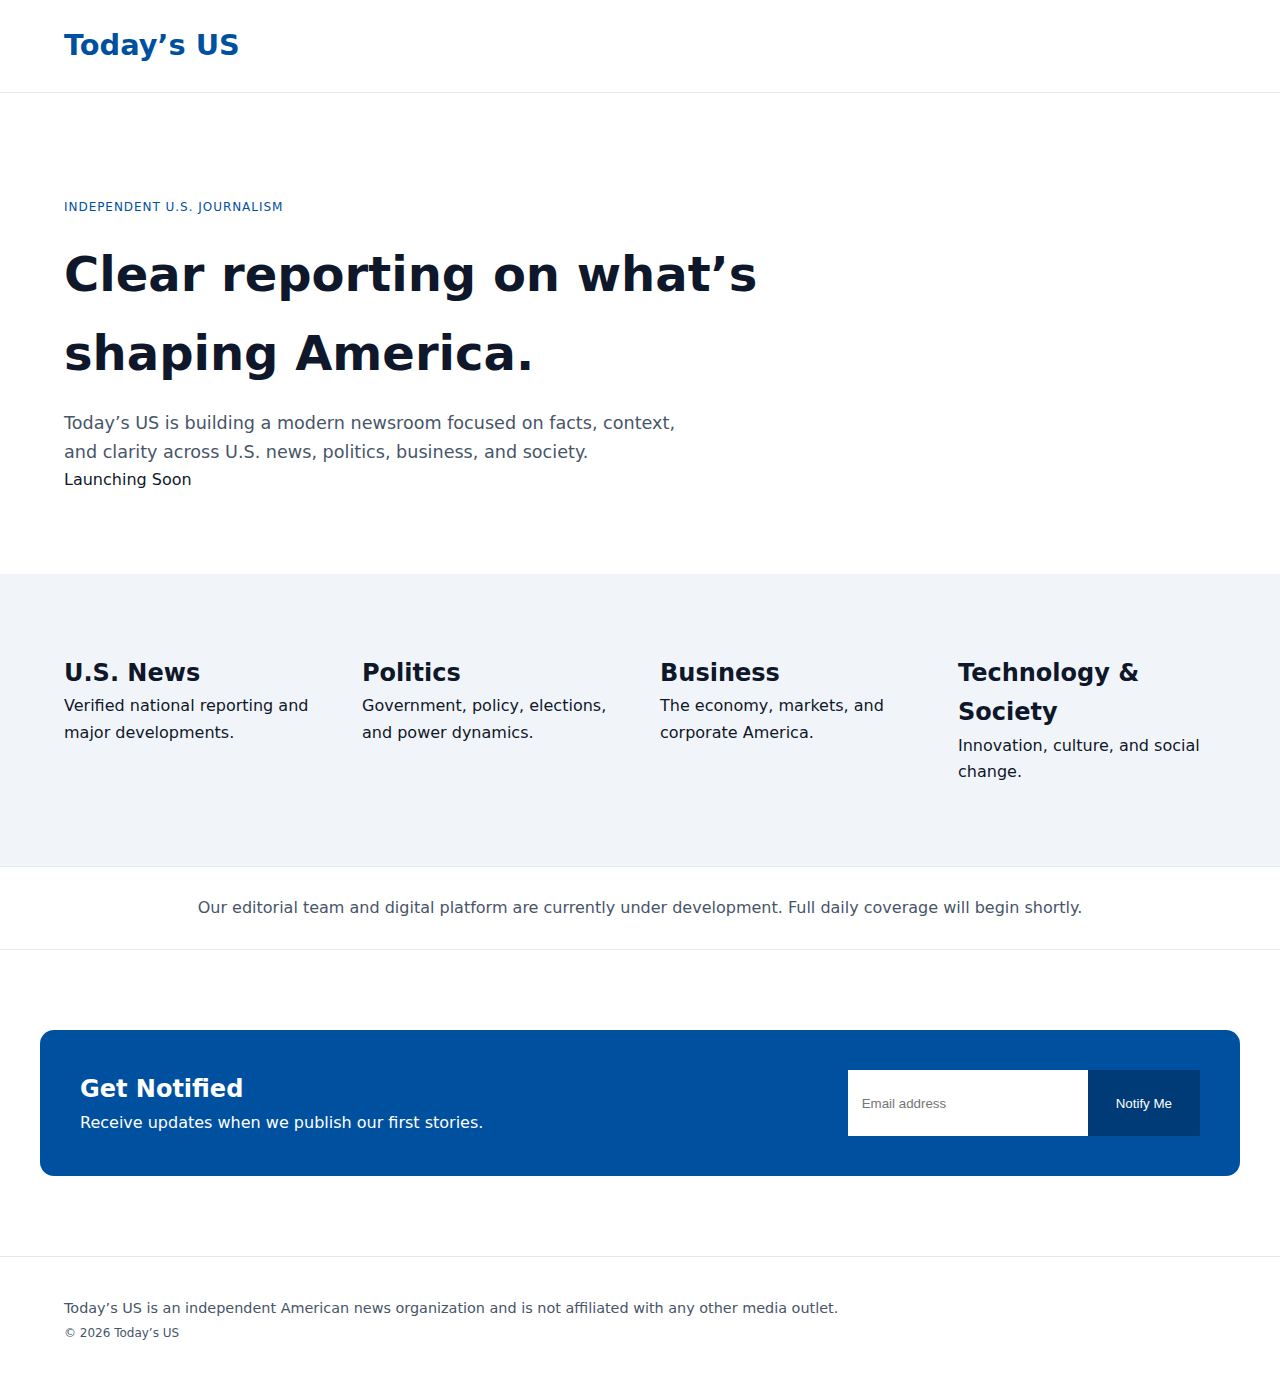
<file: index-1.html>
<!DOCTYPE html>
<html lang="en">
<head>
  <meta charset="UTF-8">
  <title>Today’s US – Independent U.S. News | Coming Soon</title>

  <meta name="description" content="Today’s US is an independent American news platform covering U.S. politics, business, technology, and society. Launching soon.">
  <meta name="viewport" content="width=device-width, initial-scale=1.0">
  <meta name="robots" content="index, follow">
  <link rel="canonical" href="https://todaysus.com/">

  <!-- Google News / Organization Schema -->
  <script type="application/ld+json">
  {
    "@context": "https://schema.org",
    "@type": "NewsMediaOrganization",
    "name": "Today’s US",
    "url": "https://todaysus.com",
    "logo": {
      "@type": "ImageObject",
      "url": "https://todaysus.com/logo.png"
    },
    "sameAs": [],
    "foundingDate": "2026",
    "description": "Independent U.S. news and analysis covering politics, business, technology, and society."
  }
  </script>

  <!-- Website Schema -->
  <script type="application/ld+json">
  {
    "@context": "https://schema.org",
    "@type": "WebSite",
    "name": "Today’s US",
    "url": "https://todaysus.com"
  }
  </script>

  <link rel="stylesheet" href="css/styles.css">
</head>

<body>

<header class="header">
  <div class="container">
    <div class="logo">Today’s US</div>
  </div>
</header>

<main>

  <!-- HERO -->
  <section class="hero fade-in">
    <div class="container">
      <span class="badge">Independent U.S. Journalism</span>
      <h1>Clear reporting on what’s shaping America.</h1>
      <p class="hero-text">
        Today’s US is building a modern newsroom focused on facts, context, and clarity across U.S. news, politics, business, and society.
      </p>
      <div class="coming">Launching Soon</div>
    </div>
  </section>

  <!-- COVERAGE -->
  <section class="coverage slide-up">
    <div class="container grid">
      <div>
        <h2>U.S. News</h2>
        <p>Verified national reporting and major developments.</p>
      </div>
      <div>
        <h2>Politics</h2>
        <p>Government, policy, elections, and power dynamics.</p>
      </div>
      <div>
        <h2>Business</h2>
        <p>The economy, markets, and corporate America.</p>
      </div>
      <div>
        <h2>Technology & Society</h2>
        <p>Innovation, culture, and social change.</p>
      </div>
    </div>
  </section>

  <!-- STATUS -->
  <section class="status">
    <div class="container">
      <p>
        Our editorial team and digital platform are currently under development. Full daily coverage will begin shortly.
      </p>
    </div>
  </section>

  <!-- SUBSCRIBE -->
  <section class="subscribe fade-in">
    <div class="container subscribe-box">
      <div>
        <h2>Get Notified</h2>
        <p>Receive updates when we publish our first stories.</p>
      </div>

      <form id="subscribeForm">
        <input type="email" placeholder="Email address" required>
        <button type="submit">Notify Me</button>
      </form>
    </div>
  </section>

</main>

<footer class="footer">
  <div class="container">
    <p>
      Today’s US is an independent American news organization and is not affiliated with any other media outlet.
    </p>
    <small>© 2026 Today’s US</small>
  </div>
</footer>

<script src="js/scripts.js"></script>
</body>
</html>
</file>
<file: css/style.css>
/* ===========================
FILE: style.css
Modern newsroom homepage
=========================== */

:root {
  /* --primary:#0050a0; */
  /* --primary:#e63b3b; */
  --primary: #ff2525;

  /* Theme tokens */
  --bg: #ffffff;
  --surface: #ffffff;
  --surface-2: #f4f7fb;
  --text: #0f172a;
  --muted: #475569;
  --border: #e2e8f0;

  /* Effects */
  --shadow: 0 10px 30px rgba(2, 8, 23, 0.08);
  --shadow-soft: 0 8px 22px rgba(2, 8, 23, 0.06);
  --radius: 14px;

  /* Layout */
  --max: 1200px;
}

/* Dark mode (toggle via JS adding .theme-dark to html) */
html.theme-dark {
  --bg: #0b1220;
  --surface: #0f172a;
  --surface-2: #0b1220;
  --text: #e5e7eb;
  --muted: #a3b0c2;
  --border: #1f2a3a;
  --shadow: 0 14px 34px rgba(0, 0, 0, 0.35);
  --shadow-soft: 0 10px 26px rgba(0, 0, 0, 0.26);
}

* {
  margin: 0;
  padding: 0;
  box-sizing: border-box;
}

body {
  font-family: Inter, system-ui, -apple-system, "Segoe UI", Roboto, Arial, sans-serif;
  background: var(--bg);
  color: var(--text);
  line-height: 1.6;
}

.container {
  max-width: var(--max);
  margin: 0 auto;
  padding: 0 22px;
}

a {
  color: inherit;
  text-decoration: none;
}

a:hover {
  text-decoration: underline;
  text-underline-offset: 3px;
}

.skip-link {
  position: absolute;
  left: -999px;
  top: 10px;
  background: var(--surface);
  border: 1px solid var(--border);
  padding: 10px 12px;
  border-radius: 10px;
  z-index: 9999;
}

.skip-link:focus {
  left: 12px;
}


/* Header */
.header {
  background: var(--surface);
  border-bottom: 1px solid var(--border);
  position: sticky;
  top: 0;
  z-index: 1000;
  backdrop-filter: blur(10px);
}

.header-inner {
  display: flex;
  align-items: center;
  justify-content: space-between;
  padding: 18px 0;
  gap: 18px;
}

.brand {
  display: flex;
  flex-direction: column;
  gap: 4px;
}

.brand-link {
  display: inline-flex;
  align-items: center;
  gap: 10px;
  font-weight: 900;
  font-size: 1.35rem;
}

.brand-mark {
  width: 12px;
  height: 12px;
  border-radius: 4px;
  background: var(--primary);
  box-shadow: 0 0 0 6px rgba(0, 80, 160, 0.14);
}

.brand-tag {
  color: var(--muted);
  font-size: .9rem;
}

.nav {
  display: flex;
  align-items: center;
  gap: 22px;
}

.nav a {
  font-size: .95rem;
  color: var(--muted);
  font-weight: 600;
}

.nav a.nav-cta {
  color: #fff;
  background: var(--primary);
  padding: 10px 14px;
  border-radius: 999px;
  text-decoration: none;
  box-shadow: var(--shadow-soft);
}

.nav a.nav-cta:hover {
  filter: brightness(1.06);
  text-decoration: none;
}

/* Mobile menu button */
.menu-btn {
  display: none;
  border: 1px solid var(--border);
  background: var(--surface);
  border-radius: 12px;
  padding: 10px 12px;
  cursor: pointer;
}

.menu-lines {
  display: block;
  width: 22px;
  height: 2px;
  background: var(--text);
  position: relative;
}

.menu-lines::before,
.menu-lines::after {
  content: "";
  position: absolute;
  left: 0;
  width: 22px;
  height: 2px;
  background: var(--text);
}

.menu-lines::before {
  top: -7px;
}

.menu-lines::after {
  top: 7px;
}

.mobile-nav {
  border-top: 1px solid var(--border);
  background: var(--surface);
}

.mobile-nav-inner {
  display: grid;
  gap: 10px;
  padding: 16px 0 18px;
}

.mobile-nav a {
  padding: 10px 12px;
  border: 1px solid var(--border);
  border-radius: 12px;
  color: var(--muted);
  font-weight: 600;
}

/* Buttons */
.btn {
  display: inline-flex;
  align-items: center;
  justify-content: center;
  border-radius: 999px;
  padding: 12px 16px;
  font-weight: 700;
  border: 1px solid transparent;
  cursor: pointer;
  text-decoration: none;
}

.btn-primary {
  background: var(--primary);
  color: #fff;
  box-shadow: var(--shadow-soft);
}

.btn-primary:hover {
  filter: brightness(1.06);
  text-decoration: none;
}

.btn-ghost {
  background: transparent;
  border: 1px solid var(--border);
  color: var(--text);
}

.btn-ghost:hover {
  background: var(--surface-2);
  text-decoration: none;
}

/* Main spacing */
.section {
  padding: 64px 0;
}

.section-head {
  display: flex;
  flex-direction: column;
  gap: 10px;
  margin-bottom: 22px;
}

.section-sub {
  color: var(--muted);
  max-width: 70ch;
}


/* ===========================
TODAY’S BRIEFING (HERO)
=========================== */

.briefing {
  background: linear-gradient(180deg,
      var(--surface),
      var(--surface-2));
  border: 1px solid var(--border);
  border-radius: var(--radius);
  box-shadow: var(--shadow-soft);
  padding: 20px 22px;
  margin-bottom: 18px;
}

.briefing-head {
  display: flex;
  justify-content: space-between;
  align-items: baseline;
  margin-bottom: 14px;
}

.briefing-head h2 {
  font-size: 1.1rem;
}

.briefing-meta {
  font-size: 0.8rem;
  color: var(--muted);
  font-weight: 600;
}

.briefing-list {
  list-style: none;
  padding: 0;
  display: grid;
  gap: 12px;
}

.briefing-list li a {
  display: block;
  padding-left: 12px;
  border-left: 3px solid rgba(0, 0, 0, 0.08);
  font-size: 0.95rem;
  font-weight: 600;
  line-height: 1.4;
}

.briefing-list li a:hover {
  border-left-color: var(--primary);
  text-decoration: none;
}

.briefing-label {
  display: block;
  font-size: 0.7rem;
  text-transform: uppercase;
  letter-spacing: 0.05em;
  font-weight: 800;
  color: var(--primary);
  margin-bottom: 2px;
}

/* Hero */
.hero {
  padding: 70px 0 40px;
  background:
    radial-gradient(1100px 420px at 20% -10%, rgba(0, 80, 160, 0.14), transparent 55%),
    radial-gradient(900px 380px at 100% 10%, rgba(0, 80, 160, 0.10), transparent 58%),
    linear-gradient(180deg, var(--surface), var(--bg));
}

.hero-grid {
  display: grid;
  grid-template-columns: 1.35fr 0.95fr;
  gap: 34px;
  align-items: start;
}

.kicker {
  color: var(--primary);
  font-weight: 800;
  letter-spacing: .06em;
  text-transform: uppercase;
  font-size: .78rem;
}

.hero h1 {
  font-size: 3rem;
  line-height: 1.1;
  margin-top: 12px;
  max-width: 22ch;
}

.lead {
  margin-top: 14px;
  color: var(--muted);
  font-size: 1.05rem;
  max-width: 62ch;
}

.hero-actions {
  display: flex;
  gap: 12px;
  flex-wrap: wrap;
  margin-top: 18px;
}

.fineprint {
  margin-top: 14px;
  color: var(--muted);
  font-size: .92rem;
  display: flex;
  align-items: center;
  gap: 10px;
  flex-wrap: wrap;
}

.pill {
  background: rgba(0, 80, 160, 0.12);
  color: var(--primary);
  padding: 6px 10px;
  border-radius: 999px;
  font-weight: 700;
}

/* Panel */
.panel {
  background: var(--surface);
  border: 1px solid var(--border);
  border-radius: var(--radius);
  box-shadow: var(--shadow);
  overflow: hidden;
}

.panel-head {
  padding: 18px 18px 14px;
  border-bottom: 1px solid var(--border);
  display: flex;
  justify-content: space-between;
  align-items: baseline;
  gap: 10px;
}

.panel-title {
  font-weight: 900;
}

.panel-sub {
  color: var(--muted);
  font-size: .9rem;
}

.desk-list {
  list-style: none;
  padding: 12px 18px 18px;
  display: grid;
  gap: 14px;
}

.desk-label {
  display: inline-block;
  font-weight: 900;
  color: var(--text);
}

.desk-desc {
  display: block;
  color: var(--muted);
  margin-top: 4px;
  font-size: .95rem;
}

/* Latest grid */
.latest-grid {
  display: grid;
  grid-template-columns: repeat(3, 1fr);
  gap: 18px;
}

.story {
  background: var(--surface);
  border: 1px solid var(--border);
  border-radius: var(--radius);
  padding: 18px;
  box-shadow: var(--shadow-soft);
}

.story-meta {
  display: flex;
  gap: 10px;
  align-items: center;
  margin-bottom: 12px;
}

.badge {
  background: rgba(0, 80, 160, 0.12);
  color: var(--primary);
  padding: 5px 10px;
  border-radius: 999px;
  font-weight: 800;
  font-size: .78rem;
}

.desk {
  font-weight: 800;
  color: var(--muted);
  font-size: .82rem;
  letter-spacing: .02em;
}

.story h3 {
  font-size: 1.15rem;
  line-height: 1.25;
}

.story p {
  color: var(--muted);
  margin-top: 10px;
}

.story-foot {
  display: flex;
  justify-content: space-between;
  margin-top: 14px;
  color: var(--muted);
  font-size: .9rem;
}

.byline {
  font-weight: 700;
}

/* Cards */
.cards {
  display: grid;
  grid-template-columns: repeat(3, 1fr);
  gap: 16px;
}

.card {
  border-radius: var(--radius);
  border: 1px solid var(--border);
  background: linear-gradient(180deg, var(--surface), var(--surface-2));
  padding: 18px;
  box-shadow: var(--shadow-soft);
  transition: transform .18s ease, box-shadow .18s ease, border-color .18s ease;
}

.card:hover {
  transform: translateY(-3px);
  box-shadow: var(--shadow);
  border-color: rgba(0, 80, 160, 0.35);
  text-decoration: none;
}

.card h3 {
  font-size: 1.08rem;
}

.card p {
  color: var(--muted);
  margin-top: 10px;
}

.card-link {
  display: inline-block;
  margin-top: 14px;
  color: var(--primary);
  font-weight: 900;
}

/* Standards */
.section-standards {
  background: radial-gradient(900px 380px at 10% 20%, rgba(0, 80, 160, 0.12), transparent 55%),
    radial-gradient(900px 380px at 90% 20%, rgba(0, 80, 160, 0.10), transparent 55%),
    var(--surface-2);
}

.standards-grid {
  display: grid;
  grid-template-columns: 1.2fr .8fr;
  gap: 22px;
  align-items: stretch;
}

.standards-left p {
  color: var(--muted);
  margin-top: 10px;
  max-width: 70ch;
}

.ticks {
  margin-top: 16px;
  display: grid;
  gap: 10px;
}

.tick {
  border: 1px solid var(--border);
  background: var(--surface);
  padding: 12px 14px;
  border-radius: 12px;
  font-weight: 700;
}

.quote {
  border: 1px solid var(--border);
  background: var(--surface);
  border-radius: var(--radius);
  padding: 18px;
  box-shadow: var(--shadow-soft);
  height: 100%;
  display: flex;
  flex-direction: column;
  justify-content: center;
}

.quote p {
  font-size: 1.05rem;
}

.quote-by {
  color: var(--muted);
  margin-top: 10px;
  font-weight: 700;
}

/* Subscribe */
.subscribe-wrap {
  border: 1px solid var(--border);
  background: linear-gradient(90deg, rgba(0, 80, 160, 0.14), transparent 55%),
    var(--surface);
  border-radius: calc(var(--radius) + 6px);
  padding: 26px;
  box-shadow: var(--shadow);
  display: grid;
  grid-template-columns: 1.2fr .8fr;
  gap: 18px;
  align-items: center;
}

.subscribe-copy p {
  color: var(--muted);
  margin-top: 10px;
}

.mini {
  font-size: .92rem;
}

.subscribe-form {
  display: flex;
  gap: 10px;
  flex-wrap: wrap;
  justify-content: flex-end;
}

.subscribe-form input {
  flex: 1;
  min-width: 220px;
  padding: 12px 14px;
  border-radius: 999px;
  border: 1px solid var(--border);
  background: var(--bg);
  color: var(--text);
}

.form-note {
  width: 100%;
  text-align: right;
  color: var(--muted);
  font-size: .92rem;
  margin-top: 6px;
}

/* Footer */
.footer {
  border-top: 1px solid var(--border);
  padding: 46px 0;
  margin-top: 40px;
  background: var(--surface);
}

.footer-grid {
  display: grid;
  grid-template-columns: 1.3fr 1fr 1fr .9fr;
  gap: 18px;
  align-items: start;
}

.footer-logo {
  font-weight: 900;
  font-size: 1.2rem;
  color: var(--primary);
}

.footer-brand p {
  color: var(--muted);
  margin-top: 10px;
  max-width: 55ch;
}

.footer-links h3 {
  font-size: .95rem;
  margin-bottom: 10px;
}

.footer-links a {
  display: block;
  color: var(--muted);
  margin: 8px 0;
  font-weight: 600;
}

.footer-meta {
  color: var(--muted);
}

.disclaimer {
  font-weight: 700;
}

/* Screen reader only */
.sr-only {
  position: absolute;
  width: 1px;
  height: 1px;
  padding: 0;
  margin: -1px;
  overflow: hidden;
  clip: rect(0, 0, 0, 0);
  white-space: nowrap;
  border: 0;
}

/* Reveal animations (IntersectionObserver) */
.reveal {
  opacity: 0;
  transform: translateY(14px);
  transition: opacity .7s ease, transform .7s ease;
}

.reveal.is-visible {
  opacity: 1;
  transform: translateY(0);
}

/* Respect reduced motion */
@media (prefers-reduced-motion: reduce) {
  .reveal {
    transition: none;
  }

  .card {
    transition: none;
  }
}

/* Responsive */
@media (max-width: 980px) {
  .hero-grid {
    grid-template-columns: 1fr;
  }

  .latest-grid {
    grid-template-columns: 1fr;
  }

  .cards {
    grid-template-columns: 1fr;
  }

  .standards-grid {
    grid-template-columns: 1fr;
  }

  .subscribe-wrap {
    grid-template-columns: 1fr;
  }

  .subscribe-form {
    justify-content: flex-start;
  }

  .footer-grid {
    grid-template-columns: 1fr;
  }

  .nav {
    display: none;
  }

  .menu-btn {
    display: inline-flex;
  }
}

/* EDITORIAL GRID */
.section-editorial {
  background: var(--surface-2);
}

.editorial-grid {
  display: grid;
  grid-template-columns: 2.2fr 1fr;
  gap: 32px;
}

.editorial-main .feature {
  padding: 26px;
  /* background: var(--surface); */
  background: linear-gradient(180deg,
      var(--surface),
      var(--surface-2));
  border: 1px solid var(--border);
  border-radius: var(--radius);
  box-shadow: var(--shadow);
}

.editorial-main .meta {
  font-size: 0.9rem;
  color: var(--muted);
}

.label {
  font-size: 0.75rem;
  font-weight: 800;
  color: var(--primary);
  text-transform: uppercase;
  letter-spacing: 0.05em;
}

.block {
  margin-top: 40px;
}

.block-title {
  font-size: 1.1rem;
  margin-bottom: 16px;
}

.editorial-main .story {
  margin-bottom: 20px;
}

.editorial-main .story h4 {
  font-size: 1.05rem;
  margin-top: 6px;
}

.simple-list {
  list-style: none;
  padding-left: 0;
}

.simple-list li {
  padding: 8px 0;
  border-bottom: 1px solid var(--border);
  color: var(--muted);
}

/* SIDEBAR */
.editorial-sidebar {
  display: flex;
  flex-direction: column;
  gap: 20px;
}

.sidebar-box {
  padding: 20px;
  background: var(--surface);
  border: 1px solid var(--border);
  border-radius: var(--radius);
  box-shadow: var(--shadow-soft);
}

.sidebar-box h4 {
  margin-bottom: 10px;
  font-size: 1rem;
}

.sidebar-box ul {
  list-style: none;
  padding: 0;
}

.sidebar-box li {
  padding: 6px 0;
  font-size: 0.95rem;
  color: var(--muted);
}

.sidebar-box.subtle {
  background: transparent;
  box-shadow: none;
  font-size: 0.9rem;
}

/* RESPONSIVE */
@media (max-width: 980px) {
  .editorial-grid {
    grid-template-columns: 1fr;
  }
}


/* CONTEXT BAR (NEWSROOM STYLE) */
.context-bar {
  background: var(--surface);
  border-bottom: 1px solid var(--border);
  font-size: 0.85rem;
}

.context-inner {
  display: flex;
  justify-content: space-between;
  align-items: center;
  padding: 6px 0;
  color: var(--muted);
}

.context-left {
  display: flex;
  align-items: center;
  gap: 6px;
  flex-wrap: wrap;
}

.sep {
  opacity: 0.5;
}

.status {
  color: var(--primary);
  font-weight: 600;
}

.context-right {
  display: flex;
  align-items: center;
}

.icon-btn {
  border: none;
  background: transparent;
  cursor: pointer;
  font-size: 1rem;
  color: var(--muted);
}

.icon-btn:hover {
  color: var(--text);
}


/* FEATURED ARTICLE */
.section-featured-article {
  background: var(--surface);
  border-top: 1px solid var(--border);
  border-bottom: 1px solid var(--border);
}

.featured-article-grid {
  display: grid;
  grid-template-columns: 1.4fr 1fr;
  gap: 36px;
  align-items: center;
}

.featured-article {
  max-width: 720px;
}

.article-label {
  display: inline-block;
  font-size: 0.75rem;
  font-weight: 800;
  letter-spacing: 0.05em;
  text-transform: uppercase;
  color: var(--primary);
  margin-bottom: 10px;
}

.article-headline {
  font-size: 2rem;
  line-height: 1.2;
  margin-bottom: 14px;
}

.article-deck {
  font-size: 1.05rem;
  color: var(--muted);
  margin-bottom: 18px;
}

.article-meta {
  font-size: 0.9rem;
  color: var(--muted);
  display: flex;
  flex-wrap: wrap;
  gap: 6px;
  margin-bottom: 18px;
}

.article-category {
  font-weight: 700;
}

.article-link {
  font-weight: 700;
  color: var(--primary);
}

.article-link:hover {
  text-decoration: underline;
}


/* ===========================
FEATURED ARTICLES (HOMEPAGE)
=========================== */

.section-featured {
  background: var(--surface);
  border-top: 1px solid var(--border);
  border-bottom: 1px solid var(--border);
}

.featured-grid {
  display: grid;
  grid-template-columns: 1.6fr 1fr;
  gap: 36px;
  align-items: start;
}

/* PRIMARY FEATURE */
.feature-main {
  padding-right: 20px;
}

.feature-label {
  display: inline-block;
  font-size: 0.72rem;
  font-weight: 800;
  letter-spacing: 0.06em;
  text-transform: uppercase;
  color: var(--primary);
  margin-bottom: 10px;
}

.feature-main h2 {
  font-size: 2.2rem;
  line-height: 1.2;
  margin-bottom: 14px;
}

.feature-main h2 a:hover {
  text-decoration: underline;
}

.feature-deck {
  font-size: 1.1rem;
  color: var(--muted);
  margin-bottom: 18px;
  max-width: 70ch;
}

.feature-meta {
  font-size: 0.9rem;
  color: var(--muted);
  display: flex;
  flex-wrap: wrap;
  gap: 6px;
}

.feature-meta .category {
  font-weight: 700;
}

/* SECONDARY FEATURES */
.feature-secondary {
  display: flex;
  flex-direction: column;
  gap: 24px;
}

.feature-side {
  padding-top: 18px;
  border-top: 1px solid var(--border);
}

.feature-label.subtle {
  color: var(--muted);
}

.feature-side h3 {
  font-size: 1.2rem;
  line-height: 1.3;
  margin: 6px 0 8px;
}

.feature-side p {
  color: var(--muted);
  font-size: 0.95rem;
  margin-bottom: 6px;
}

.feature-side time {
  font-size: 0.85rem;
  color: var(--muted);
}

/* RESPONSIVE */
@media (max-width: 980px) {
  .featured-grid {
    grid-template-columns: 1fr;
  }

  .feature-main h2 {
    font-size: 1.8rem;
  }
}




/* VISUAL PLACEHOLDER */
.featured-visual {
  display: flex;
  justify-content: center;
  align-items: center;
}

.visual-placeholder {
  width: 100%;
  aspect-ratio: 16 / 10;
  border-radius: var(--radius);
  background: linear-gradient(135deg,
      rgba(0, 80, 160, 0.12),
      rgba(0, 80, 160, 0.04));
  display: flex;
  justify-content: center;
  align-items: center;
  color: var(--muted);
  font-size: 0.9rem;
}

/* RESPONSIVE */
@media (max-width: 980px) {
  .featured-article-grid {
    grid-template-columns: 1fr;
  }

  .article-headline {
    font-size: 1.6rem;
  }
}


/* ===========================
LATEST BY CATEGORY
=========================== */

.section-latest-category {
  background: var(--surface);
}

.category-grid {
  display: grid;
  grid-template-columns: repeat(3, 1fr);
  gap: 32px;
}

/* BLOCK */
.category-block {
  padding-top: 18px;
  border-top: 2px solid var(--border);
}

.category-head {
  display: flex;
  justify-content: space-between;
  align-items: baseline;
  margin-bottom: 16px;
}

.category-head h3 {
  font-size: 1.2rem;
}

.category-link {
  font-size: 0.9rem;
  font-weight: 700;
  color: var(--primary);
}

/* STORY */
.category-story {
  margin-bottom: 20px;
}

.category-story h4 {
  font-size: 1.05rem;
  line-height: 1.3;
}

.category-story p {
  color: var(--muted);
  font-size: 0.95rem;
  margin: 6px 0;
}

.category-story time {
  font-size: 0.85rem;
  color: var(--muted);
}

/* RESPONSIVE */
@media (max-width: 980px) {
  .category-grid {
    grid-template-columns: 1fr;
  }
}




/* ===========================
MOST READ — REFINED
=========================== */

.section-most-read {
  background: var(--surface-2);
}

.most-read-head {
  margin-bottom: 28px;
}

.most-read-sub {
  color: var(--muted);
  max-width: 65ch;
}

/* GRID */
.most-read-grid {
  display: grid;
  grid-template-columns: 1.3fr 1fr;
  gap: 40px;
  align-items: start;
}

/* LIST */
.most-read-list.refined {
  list-style: none;
  padding: 0;
  margin: 0;
  display: grid;
  gap: 18px;
}

.most-read-list.refined li {
  display: grid;
  grid-template-columns: 32px 1fr;
  gap: 14px;
  padding-bottom: 18px;
  border-bottom: 1px solid var(--border);
}

.mr-rank {
  font-weight: 900;
  font-size: 1.1rem;
  color: var(--primary);
  opacity: 0.75;
}

.mr-content a {
  display: block;
  font-weight: 800;
  line-height: 1.35;
  text-decoration: none;
}

.mr-content a:hover {
  text-decoration: underline;
  text-underline-offset: 3px;
}

.mr-content time {
  display: block;
  margin-top: 6px;
  font-size: 0.85rem;
  color: var(--muted);
}

.mr-label {
  display: inline-block;
  font-size: 0.68rem;
  font-weight: 900;
  letter-spacing: 0.06em;
  text-transform: uppercase;
  color: var(--primary);
  margin-bottom: 2px;
}

/* SPOTLIGHT */
.most-read-spotlight.refined {
  padding: 26px;
  border-radius: calc(var(--radius) + 2px);
  background: linear-gradient(
    135deg,
    rgba(0,80,160,0.14),
    rgba(0,80,160,0.04)
  );
  border: 1px solid rgba(0,80,160,0.25);
  box-shadow: var(--shadow-soft);
}

.spotlight-kicker {
  font-size: 0.72rem;
  font-weight: 900;
  letter-spacing: 0.06em;
  text-transform: uppercase;
  color: var(--primary);
  margin-bottom: 12px;
  display: inline-block;
}

.most-read-spotlight h3 {
  font-size: 1.25rem;
  line-height: 1.3;
  margin-bottom: 12px;
}

.most-read-spotlight p {
  color: var(--muted);
  line-height: 1.65;
  margin-bottom: 16px;
}

.spotlight-link {
  font-weight: 900;
  color: var(--primary);
}

/* RESPONSIVE */
@media (max-width: 980px) {
  .most-read-grid {
    grid-template-columns: 1fr;
  }
}
</file>
<file: css/about.css>
/* ===========================
ABOUT PAGE (MODERN)
=========================== */

.about-main {
  margin-top: 60px;
}

/* HERO */
.about-hero {
  max-width: 900px;
  margin-bottom: 70px;
}

.about-kicker {
  font-size: 0.75rem;
  font-weight: 800;
  letter-spacing: 0.05em;
  text-transform: uppercase;
  color: var(--primary);
}

.about-hero h1 {
  font-size: 3.2rem;
  line-height: 1.1;
  margin: 12px 0;
}

.about-lead {
  font-size: 1.15rem;
  color: var(--muted);
  max-width: 70ch;
}

/* INTRO */
.about-intro {
  display: grid;
  grid-template-columns: 1fr 1fr;
  gap: 40px;
  margin-bottom: 80px;
}

.about-intro h2 {
  font-size: 1.5rem;
  margin-bottom: 10px;
}

.about-intro p {
  color: var(--muted);
  line-height: 1.7;
}

/* COVERAGE */
.about-coverage {
  margin-bottom: 90px;
}

.coverage-cards {
  display: grid;
  grid-template-columns: repeat(3, 1fr);
  gap: 24px;
  margin-top: 24px;
}

.coverage-card {
  padding: 24px;
  border-radius: var(--radius);
  background: linear-gradient(
    180deg,
    var(--surface),
    var(--surface-2)
  );
  border: 1px solid var(--border);
  box-shadow: var(--shadow-soft);
}

.coverage-card h3 {
  font-size: 1.2rem;
  margin-bottom: 8px;
}

.coverage-card p {
  color: var(--muted);
}

/* PRINCIPLES */
.about-principles {
  margin-bottom: 80px;
}

.principles-box {
  max-width: 720px;
  border-left: 4px solid var(--primary);
  padding-left: 28px;
}

.principles-box ul {
  margin-top: 16px;
  margin-left: 20px;
}

.principles-box li {
  margin-bottom: 10px;
  color: var(--muted);
}

.principles-link {
  margin-top: 16px;
  font-weight: 700;
}

/* INDEPENDENCE */
.about-independence {
  max-width: 720px;
  margin-bottom: 70px;
}

.about-independence p {
  color: var(--muted);
  line-height: 1.7;
}

/* CONTACT */
.about-contact {
  padding: 40px;
  border-radius: var(--radius);
  background: linear-gradient(
    135deg,
    rgba(0,80,160,0.12),
    rgba(0,80,160,0.04)
  );
}

.about-contact h2 {
  margin-bottom: 10px;
}

.about-contact a {
  font-weight: 800;
  color: var(--primary);
}

/* RESPONSIVE */
@media (max-width: 980px) {
  .about-hero h1 {
    font-size: 2.4rem;
  }

  .about-intro {
    grid-template-columns: 1fr;
  }

  .coverage-cards {
    grid-template-columns: 1fr;
  }
}
</file>
<file: css/article.css>
/* ===========================
ARTICLE PAGE STYLES
=========================== */

.article-main {
  margin-top: 40px;
}

.article-grid {
  display: grid;
  grid-template-columns: 2.5fr 1fr;
  gap: 40px;
}

/* HEADER */
.article-kicker {
  text-transform: uppercase;
  font-size: 0.75rem;
  font-weight: 800;
  color: var(--primary);
}

.article-header h1 {
  font-size: 2.6rem;
  line-height: 1.15;
  margin: 10px 0 14px;
}

.article-deck {
  font-size: 1.1rem;
  color: var(--muted);
}

.article-meta {
  margin-top: 12px;
  font-size: 0.9rem;
  color: var(--muted);
  display: flex;
  gap: 6px;
  flex-wrap: wrap;
}

/* IMAGE */
.article-figure {
  margin: 32px 0;
}

.image-placeholder {
  width: 100%;
  aspect-ratio: 16 / 9;
  background: linear-gradient(
    135deg,
    rgba(0,80,160,0.15),
    rgba(0,80,160,0.05)
  );
  border-radius: var(--radius);
  display: flex;
  align-items: center;
  justify-content: center;
  color: var(--muted);
}

.article-figure figcaption {
  font-size: 0.85rem;
  color: var(--muted);
  margin-top: 8px;
}

/* BODY */
.article-body {
  font-size: 1.05rem;
  line-height: 1.75;
}

.article-body p {
  margin-bottom: 20px;
}

.article-body h2 {
  font-size: 1.5rem;
  margin: 32px 0 12px;
}

.article-body blockquote {
  border-left: 4px solid var(--primary);
  padding-left: 16px;
  margin: 28px 0;
  color: var(--muted);
  font-style: italic;
}

/* FOOTER */
.article-footer {
  margin-top: 40px;
  border-top: 1px solid var(--border);
  padding-top: 20px;
}

.article-tags {
  display: flex;
  gap: 10px;
  flex-wrap: wrap;
  font-size: 0.9rem;
}

.article-tags a {
  color: var(--primary);
}

/* AUTHOR */
.author-box {
  margin-top: 40px;
  padding: 20px;
  border: 1px solid var(--border);
  border-radius: var(--radius);
  background: var(--surface);
}

/* SIDEBAR */
.article-sidebar {
  display: flex;
  flex-direction: column;
  gap: 24px;
}

.sidebar-box {
  padding: 20px;
  border: 1px solid var(--border);
  border-radius: var(--radius);
  background: var(--surface);
}

.sidebar-box h4 {
  margin-bottom: 10px;
}

.sidebar-box ul {
  list-style: none;
  padding: 0;
}

.sidebar-box li {
  margin-bottom: 8px;
}

.sidebar-box.subtle {
  background: transparent;
  border: none;
  font-size: 0.9rem;
}

/* RESPONSIVE */
@media (max-width: 980px) {
  .article-grid {
    grid-template-columns: 1fr;
  }

  .article-header h1 {
    font-size: 2rem;
  }
}

/* SIDEBAR SUBSCRIBE */
.sidebar-subscribe {
  background: linear-gradient(
    135deg,
    rgba(0,80,160,0.12),
    rgba(0,80,160,0.04)
  );
  border-color: rgba(0,80,160,0.25);
}

.subscribe-text {
  font-size: 0.95rem;
  color: var(--muted);
  margin-bottom: 12px;
}

.subscribe-points {
  list-style: none;
  padding: 0;
  margin: 0 0 14px;
}

.subscribe-points li {
  font-size: 0.9rem;
  color: var(--muted);
  margin-bottom: 6px;
  position: relative;
  padding-left: 16px;
}

.subscribe-points li::before {
  content: "•";
  position: absolute;
  left: 0;
  color: var(--primary);
  font-weight: 900;
}

.btn-full {
  width: 100%;
  text-align: center;
}



/* KEY TAKEAWAYS */
.key-takeaways {
  border-left: 4px solid var(--primary);
  background: var(--surface-2);
  padding: 18px 20px;
  margin: 32px 0;
  border-radius: 8px;
}

.key-takeaways h3 {
  font-size: 1rem;
  margin-bottom: 10px;
}

.key-takeaways ul {
  margin-left: 18px;
  color: var(--muted);
}

.key-takeaways li {
  margin-bottom: 8px;
}


/* INLINE RELATED */
.inline-related {
  border: 1px solid var(--border);
  padding: 18px;
  margin: 32px 0;
  border-radius: var(--radius);
  background: var(--surface);
}

.inline-label {
  font-size: 0.75rem;
  font-weight: 800;
  text-transform: uppercase;
  color: var(--primary);
}

.inline-related h4 {
  margin-top: 8px;
  font-size: 1.1rem;
}

/* MORE COVERAGE (ENHANCED) */
.more-coverage {
  margin: 90px 0;
}

.more-coverage-head {
  margin-bottom: 32px;
}

.more-coverage-head h2 {
  font-size: 1.6rem;
  margin-bottom: 6px;
}

.more-coverage-sub {
  color: var(--muted);
  max-width: 60ch;
}

/* GRID */
.coverage-grid {
  display: grid;
  grid-template-columns: repeat(3, 1fr);
  gap: 28px;
}

/* CARD */
.coverage-card {
  padding: 22px;
  border-radius: var(--radius);
  background: linear-gradient(
    180deg,
    var(--surface),
    var(--surface-2)
  );
  border: 1px solid var(--border);
  box-shadow: var(--shadow-soft);
  transition: transform 0.2s ease, box-shadow 0.2s ease;
}

.coverage-card:hover {
  transform: translateY(-4px);
  box-shadow: var(--shadow);
}

/* KICKER */
.coverage-kicker {
  display: inline-block;
  font-size: 0.72rem;
  font-weight: 800;
  letter-spacing: 0.05em;
  text-transform: uppercase;
  color: var(--primary);
  margin-bottom: 10px;
}

/* TITLE */
.coverage-card h3 {
  font-size: 1.15rem;
  line-height: 1.3;
}

.coverage-card h3 a {
  text-decoration: none;
}

.coverage-card h3 a:hover {
  text-decoration: underline;
}

/* DESCRIPTION */
.coverage-card p {
  color: var(--muted);
  margin-top: 10px;
  font-size: 0.95rem;
}

/* RESPONSIVE */
@media (max-width: 980px) {
  .coverage-grid {
    grid-template-columns: 1fr;
  }
}



/* AD SLOT */
.ad-slot {
  margin: 60px 0;
  text-align: center;
  font-size: 0.8rem;
  color: var(--muted);
}

.ad-placeholder {
  height: 120px;
  border: 1px dashed var(--border);
  border-radius: 6px;
  margin-top: 8px;
  display: flex;
  align-items: center;
  justify-content: center;
}


/* ARTICLE NEWSLETTER */
.article-newsletter {
  margin-top: 60px;
  padding: 28px;
  border-radius: var(--radius);
  background: linear-gradient(
    135deg,
    rgba(0,80,160,0.12),
    rgba(0,80,160,0.04)
  );
}
</file>
<file: css/author.css>
/* ===========================
AUTHOR PROFILE PAGE
=========================== */

.author-main {
  margin-top: 70px;
}

/* HERO */
.author-hero {
  display: grid;
  grid-template-columns: 120px 1fr;
  gap: 28px;
  margin-bottom: 70px;
  align-items: center;
}

.author-avatar {
  display: flex;
  justify-content: center;
}

.avatar-placeholder {
  width: 100px;
  height: 100px;
  border-radius: 50%;
  background: linear-gradient(
    135deg,
    rgba(0,80,160,0.18),
    rgba(0,80,160,0.06)
  );
  display: flex;
  align-items: center;
  justify-content: center;
  font-weight: 900;
  font-size: 1.8rem;
  color: var(--primary);
}

.author-intro h1 {
  font-size: 2.6rem;
  margin-bottom: 4px;
}

.author-role {
  font-weight: 800;
  color: var(--primary);
  margin-bottom: 14px;
}

.author-bio {
  color: var(--muted);
  max-width: 70ch;
  line-height: 1.7;
}

.author-meta {
  margin-top: 12px;
  font-size: 0.9rem;
  color: var(--muted);
}

/* DETAILS */
.author-details {
  display: grid;
  grid-template-columns: 1fr 1fr;
  gap: 32px;
  margin-bottom: 80px;
}

.author-card {
  padding: 28px;
  border-radius: var(--radius);
  border: 1px solid var(--border);
  background: var(--surface);
  box-shadow: var(--shadow-soft);
}

.author-card h2 {
  margin-bottom: 12px;
}

.author-card ul {
  margin-left: 18px;
}

.author-card li {
  margin-bottom: 8px;
  color: var(--muted);
}

/* ARTICLES */
.author-articles {
  margin-bottom: 70px;
}

.author-articles h2 {
  margin-bottom: 24px;
}

.author-article-list {
  display: grid;
  gap: 22px;
}

.author-article {
  padding-top: 18px;
  border-top: 1px solid var(--border);
}

.author-article h3 {
  font-size: 1.2rem;
}

.author-article p {
  color: var(--muted);
  margin: 6px 0;
}

.article-meta {
  font-size: 0.85rem;
  color: var(--muted);
}

/* CONTACT */
.author-contact {
  border-top: 1px solid var(--border);
  padding-top: 28px;
  font-size: 0.95rem;
  color: var(--muted);
}

/* RESPONSIVE */
@media (max-width: 980px) {
  .author-hero {
    grid-template-columns: 1fr;
    text-align: center;
  }

  .author-details {
    grid-template-columns: 1fr;
  }

  .author-avatar {
    margin-bottom: 10px;
  }

  .author-intro h1 {
    font-size: 2.2rem;
  }
}
</file>
<file: css/category.css>
/* ===========================
CATEGORY PAGE
=========================== */

.category-main {
  margin-top: 40px;
}

/* HEADER */
.category-header {
  margin-bottom: 40px;
  max-width: 720px;
}

.category-kicker {
  text-transform: uppercase;
  font-size: 0.75rem;
  font-weight: 800;
  color: var(--primary);
  letter-spacing: 0.05em;
}

.category-header h1 {
  font-size: 3rem;
  margin: 10px 0;
}

.category-desc {
  color: var(--muted);
  font-size: 1.05rem;
}

/* GRID */
.category-grid {
  display: grid;
  grid-template-columns: 2.5fr 1fr;
  gap: 40px;
}

/* LEAD */
.category-lead {
  padding-bottom: 28px;
  border-bottom: 1px solid var(--border);
  margin-bottom: 32px;
}

.category-lead .label {
  font-size: 0.75rem;
  font-weight: 800;
  color: var(--primary);
}

.category-lead h2 {
  font-size: 1.9rem;
  line-height: 1.25;
  margin: 10px 0;
}

.category-lead p {
  color: var(--muted);
  max-width: 70ch;
}

.category-lead .meta {
  font-size: 0.85rem;
  color: var(--muted);
  margin-top: 10px;
}

/* STREAM */
.story-stream {
  display: grid;
  gap: 24px;
}

.stream-item h3 {
  font-size: 1.2rem;
}

.stream-item p {
  color: var(--muted);
  margin: 6px 0;
}

.stream-meta {
  font-size: 0.85rem;
  color: var(--muted);
}

/* PAGINATION */
.pagination {
  margin-top: 40px;
}

/* SIDEBAR */
.category-sidebar {
  display: flex;
  flex-direction: column;
  gap: 24px;
}

.most-read {
  padding-left: 18px;
}

.most-read li {
  margin-bottom: 10px;
  font-weight: 600;
}

.topic-list {
  list-style: none;
  padding: 0;
}

.topic-list li {
  margin-bottom: 8px;
}

/* RESPONSIVE */
@media (max-width: 980px) {
  .category-grid {
    grid-template-columns: 1fr;
  }

  .category-header h1 {
    font-size: 2.2rem;
  }
}
</file>
<file: css/contact.css>
/* ===========================
CONTACT PAGE — ENHANCED
=========================== */

.contact-main {
  margin-top: 80px;
}

/* ---------- HERO ---------- */
.contact-hero {
  max-width: 820px;
  margin-bottom: 90px;
}

.contact-kicker {
  font-size: 0.72rem;
  font-weight: 900;
  letter-spacing: 0.08em;
  text-transform: uppercase;
  color: var(--primary);
}

.contact-hero h1 {
  font-size: clamp(2.6rem, 4vw, 3.4rem);
  line-height: 1.08;
  margin: 14px 0;
}

.contact-lead {
  font-size: 1.15rem;
  color: var(--muted);
  max-width: 70ch;
}

/* ---------- CONTACT PATHS ---------- */
.contact-paths {
  display: grid;
  grid-template-columns: repeat(3, 1fr);
  gap: 32px;
  margin-bottom: 100px;
}

.contact-card {
  position: relative;
  padding: 32px;
  border-radius: calc(var(--radius) + 2px);
  border: 1px solid var(--border);
  background:
    linear-gradient(180deg, var(--surface), var(--surface-2));
  box-shadow: var(--shadow-soft);
  transition:
    transform 0.25s ease,
    box-shadow 0.25s ease,
    border-color 0.25s ease;
}

.contact-card::after {
  content: "";
  position: absolute;
  inset: 0;
  border-radius: inherit;
  pointer-events: none;
  box-shadow: inset 0 0 0 1px rgba(255,255,255,0.4);
  opacity: 0;
  transition: opacity 0.25s ease;
}

.contact-card:hover {
  transform: translateY(-6px);
  box-shadow: var(--shadow);
  border-color: rgba(0,80,160,0.35);
}

.contact-card:hover::after {
  opacity: 1;
}

/* Primary card */
.contact-card.primary {
  background:
    radial-gradient(
      600px 220px at -10% -20%,
      rgba(0,80,160,0.25),
      transparent 60%
    ),
    linear-gradient(
      135deg,
      rgba(0,80,160,0.16),
      rgba(0,80,160,0.05)
    );
  border-color: rgba(0,80,160,0.45);
}

/* Card content */
.contact-card h2 {
  font-size: 1.4rem;
  margin-bottom: 12px;
}

.contact-card p {
  color: var(--muted);
  line-height: 1.65;
}

.contact-link {
  display: inline-flex;
  align-items: center;
  gap: 6px;
  margin-top: 18px;
  font-weight: 900;
  color: var(--primary);
  text-decoration: none;
}

.contact-link::after {
  content: "→";
  transition: transform 0.2s ease;
}

.contact-link:hover::after {
  transform: translateX(4px);
}

.contact-meta {
  margin-top: 10px;
  font-size: 0.85rem;
  color: var(--muted);
}

/* ---------- FORM ---------- */
.contact-form-section {
  max-width: 820px;
  margin-bottom: 90px;
}

.form-intro h2 {
  font-size: 1.7rem;
  margin-bottom: 6px;
}

.form-intro p {
  color: var(--muted);
  max-width: 60ch;
}

.contact-form {
  margin-top: 24px;
  padding: 32px;
  border-radius: calc(var(--radius) + 2px);
  border: 1px solid var(--border);
  background:
    linear-gradient(
      180deg,
      var(--surface),
      var(--surface-2)
    );
  box-shadow: var(--shadow-soft);
}

.form-grid {
  display: grid;
  grid-template-columns: 1fr 1fr;
  gap: 20px;
  margin-bottom: 20px;
}

.contact-form label {
  font-weight: 800;
  font-size: 0.8rem;
  letter-spacing: 0.04em;
  text-transform: uppercase;
}

.contact-form input,
.contact-form textarea {
  width: 100%;
  padding: 14px 16px;
  margin-top: 8px;
  border-radius: 12px;
  border: 1px solid var(--border);
  background: var(--bg);
  color: var(--text);
  font-size: 0.95rem;
  transition: border-color 0.2s ease, box-shadow 0.2s ease;
}

.contact-form input:focus,
.contact-form textarea:focus {
  outline: none;
  border-color: var(--primary);
  box-shadow: 0 0 0 4px rgba(0,80,160,0.15);
}

.form-note {
  margin-top: 14px;
  font-size: 0.85rem;
  color: var(--muted);
}

/* ---------- TRUST ---------- */
.contact-trust {
  border-top: 1px solid var(--border);
  padding-top: 30px;
  font-size: 0.95rem;
  color: var(--muted);
}

.contact-trust a {
  font-weight: 800;
  color: var(--primary);
}

/* ---------- RESPONSIVE ---------- */
@media (max-width: 980px) {
  .contact-paths {
    grid-template-columns: 1fr;
    gap: 26px;
  }

  .form-grid {
    grid-template-columns: 1fr;
  }

  .contact-hero h1 {
    font-size: 2.3rem;
  }
}
</file>
<file: css/corrections.css>
/* ===========================
CORRECTIONS PAGE
=========================== */

.corrections-main {
  margin-top: 60px;
  max-width: 900px;
}

/* HERO */
.corrections-hero {
  margin-bottom: 60px;
}

.corrections-kicker {
  font-size: 0.75rem;
  font-weight: 800;
  text-transform: uppercase;
  letter-spacing: 0.05em;
  color: var(--primary);
}

.corrections-hero h1 {
  font-size: 3rem;
  margin: 10px 0;
}

.corrections-lead {
  font-size: 1.1rem;
  color: var(--muted);
  max-width: 70ch;
}

/* SECTIONS */
.corrections-section {
  margin-bottom: 50px;
}

.corrections-section h2 {
  font-size: 1.5rem;
  margin-bottom: 14px;
}

.corrections-section p {
  color: var(--muted);
  line-height: 1.7;
  max-width: 75ch;
}

/* LIST */
.corrections-list {
  margin-left: 20px;
  margin-top: 14px;
}

.corrections-list li {
  margin-bottom: 12px;
  color: var(--muted);
}

/* HIGHLIGHT */
.corrections-highlight {
  background: linear-gradient(
    180deg,
    var(--surface),
    var(--surface-2)
  );
  padding: 32px;
  border-left: 4px solid var(--primary);
  border-radius: 12px;
}

/* CONTACT */
.corrections-contact {
  font-weight: 700;
}

/* META */
.corrections-meta {
  border-top: 1px solid var(--border);
  padding-top: 30px;
  font-size: 0.95rem;
}

/* RESPONSIVE */
@media (max-width: 980px) {
  .corrections-hero h1 {
    font-size: 2.3rem;
  }
}
</file>
<file: css/editorial-policy.css>
/* ===========================
EDITORIAL POLICY PAGE
=========================== */

.policy-main {
  margin-top: 60px;
  max-width: 900px;
}

/* HERO */
.policy-hero {
  margin-bottom: 60px;
}

.policy-kicker {
  font-size: 0.75rem;
  font-weight: 800;
  text-transform: uppercase;
  letter-spacing: 0.05em;
  color: var(--primary);
}

.policy-hero h1 {
  font-size: 3rem;
  margin: 10px 0;
}

.policy-lead {
  font-size: 1.1rem;
  color: var(--muted);
  max-width: 70ch;
}

/* SECTIONS */
.policy-section {
  margin-bottom: 50px;
}

.policy-section h2 {
  font-size: 1.5rem;
  margin-bottom: 14px;
}

.policy-section p {
  color: var(--muted);
  line-height: 1.7;
  max-width: 75ch;
}

/* LISTS */
.policy-list {
  margin-top: 14px;
  margin-left: 20px;
}

.policy-list li {
  margin-bottom: 10px;
  color: var(--muted);
}

/* HIGHLIGHT */
.policy-highlight {
  background: linear-gradient(
    180deg,
    var(--surface),
    var(--surface-2)
  );
  padding: 32px;
  border-left: 4px solid var(--primary);
  border-radius: 12px;
}

/* META */
.policy-meta {
  border-top: 1px solid var(--border);
  padding-top: 30px;
  font-size: 0.95rem;
}

/* RESPONSIVE */
@media (max-width: 980px) {
  .policy-hero h1 {
    font-size: 2.3rem;
  }
}
</file>
<file: css/ethics.css>
/* ===========================
ETHICS / CODE OF CONDUCT
=========================== */

.ethics-main {
  margin-top: 70px;
}

/* HERO */
.ethics-hero {
  max-width: 800px;
  margin-bottom: 60px;
}

.ethics-kicker {
  font-size: 0.75rem;
  font-weight: 900;
  letter-spacing: 0.06em;
  text-transform: uppercase;
  color: var(--primary);
}

.ethics-hero h1 {
  font-size: clamp(2.5rem, 4vw, 3.2rem);
  margin: 12px 0;
}

.ethics-lead {
  font-size: 1.15rem;
  color: var(--muted);
  max-width: 70ch;
}

/* INTRO */
.ethics-intro {
  max-width: 720px;
  margin-bottom: 70px;
  font-size: 1.05rem;
  color: var(--muted);
}

/* SECTIONS */
.ethics-section {
  margin-bottom: 80px;
}

.ethics-section h2 {
  font-size: 1.6rem;
  margin-bottom: 20px;
}

/* CARDS */
.ethics-cards {
  display: grid;
  grid-template-columns: repeat(2, 1fr);
  gap: 28px;
}

.ethics-card {
  padding: 28px;
  border-radius: var(--radius);
  border: 1px solid var(--border);
  background: linear-gradient(
    180deg,
    var(--surface),
    var(--surface-2)
  );
  box-shadow: var(--shadow-soft);
}

.ethics-card h3 {
  font-size: 1.2rem;
  margin-bottom: 10px;
}

.ethics-card p {
  color: var(--muted);
  line-height: 1.65;
}

/* LIST */
.ethics-list {
  margin-left: 20px;
  max-width: 720px;
}

.ethics-list li {
  margin-bottom: 12px;
  color: var(--muted);
}

/* HIGHLIGHT */
.ethics-highlight {
  padding: 36px;
  border-left: 4px solid var(--primary);
  background: linear-gradient(
    135deg,
    rgba(0,80,160,0.12),
    rgba(0,80,160,0.04)
  );
  border-radius: 14px;
}

/* CONTACT */
.ethics-contact a {
  font-weight: 800;
  color: var(--primary);
}

/* META */
.ethics-meta {
  border-top: 1px solid var(--border);
  padding-top: 30px;
  font-size: 0.95rem;
  color: var(--muted);
  max-width: 720px;
}

/* RESPONSIVE */
@media (max-width: 980px) {
  .ethics-cards {
    grid-template-columns: 1fr;
  }

  .ethics-hero h1 {
    font-size: 2.3rem;
  }
}
</file>
<file: css/styles.css>
:root {
  --primary: #0050a0;
  --dark: #0f172a;
  --muted: #475569;
  --bg: #ffffff;
  --soft: #f1f5f9;
  --border: #e2e8f0;
  --max-width: 1200px;
}

/* RESET */
* { margin: 0; padding: 0; box-sizing: border-box; }

body {
  font-family: Inter, system-ui, sans-serif;
  background: var(--bg);
  color: var(--dark);
  line-height: 1.65;
}

.container {
  max-width: var(--max-width);
  margin: auto;
  padding: 0 24px;
}

a { text-decoration: none; color: inherit; }

/* HEADER */
.header {
  border-bottom: 1px solid var(--border);
  padding: 22px 0;
}
.logo {
  font-size: 1.8rem;
  font-weight: 800;
  color: var(--primary);
}

/* HERO */
.hero {
  padding: 100px 0 80px;
}
.badge {
  text-transform: uppercase;
  font-size: 0.75rem;
  letter-spacing: 0.08em;
  color: var(--primary);
}
.hero h1 {
  font-size: 3rem;
  max-width: 760px;
  margin: 16px 0;
}
.hero-text {
  max-width: 640px;
  font-size: 1.1rem;
  color: var(--muted);
}
.launch-status {
  margin-top: 20px;
  font-weight: 600;
  color: var(--primary);
}
time {
  display: block;
  margin-top: 10px;
  font-size: 0.85rem;
  color: var(--muted);
}

/* COVERAGE */
.coverage {
  background: var(--soft);
  padding: 80px 0;
}
.grid {
  display: grid;
  grid-template-columns: repeat(auto-fit, minmax(220px, 1fr));
  gap: 40px;
}

/* ABOUT */
.about {
  padding: 80px 0;
}
.about p {
  max-width: 720px;
  color: var(--muted);
}

/* STATUS */
.status {
  border-top: 1px solid var(--border);
  border-bottom: 1px solid var(--border);
  padding: 28px 0;
  text-align: center;
  color: var(--muted);
}

/* SUBSCRIBE */
.subscribe {
  padding: 80px 0;
}
.subscribe-box {
  display: grid;
  grid-template-columns: 1fr auto;
  gap: 40px;
  background: var(--primary);
  color: #fff;
  padding: 40px;
  border-radius: 14px;
}
form {
  display: flex;
}
input {
  padding: 14px;
  border: none;
  width: 240px;
}
button {
  padding: 14px 28px;
  border: none;
  background: #003b78;
  color: #fff;
  cursor: pointer;
}

/* FOOTER */
.footer {
  border-top: 1px solid var(--border);
  padding: 40px 0;
  font-size: 0.9rem;
  color: var(--muted);
}
.footer-grid {
  display: grid;
  gap: 14px;
}
.footer-links a {
  margin-right: 16px;
}

/* ANIMATIONS */
.fade-in { animation: fadeIn 1.2s ease forwards; }
.slide-up { animation: slideUp 1.2s ease forwards; }

@keyframes fadeIn {
  from { opacity: 0; }
  to { opacity: 1; }
}
@keyframes slideUp {
  from { opacity: 0; transform: translateY(30px); }
  to { opacity: 1; transform: translateY(0); }
}
</file>
